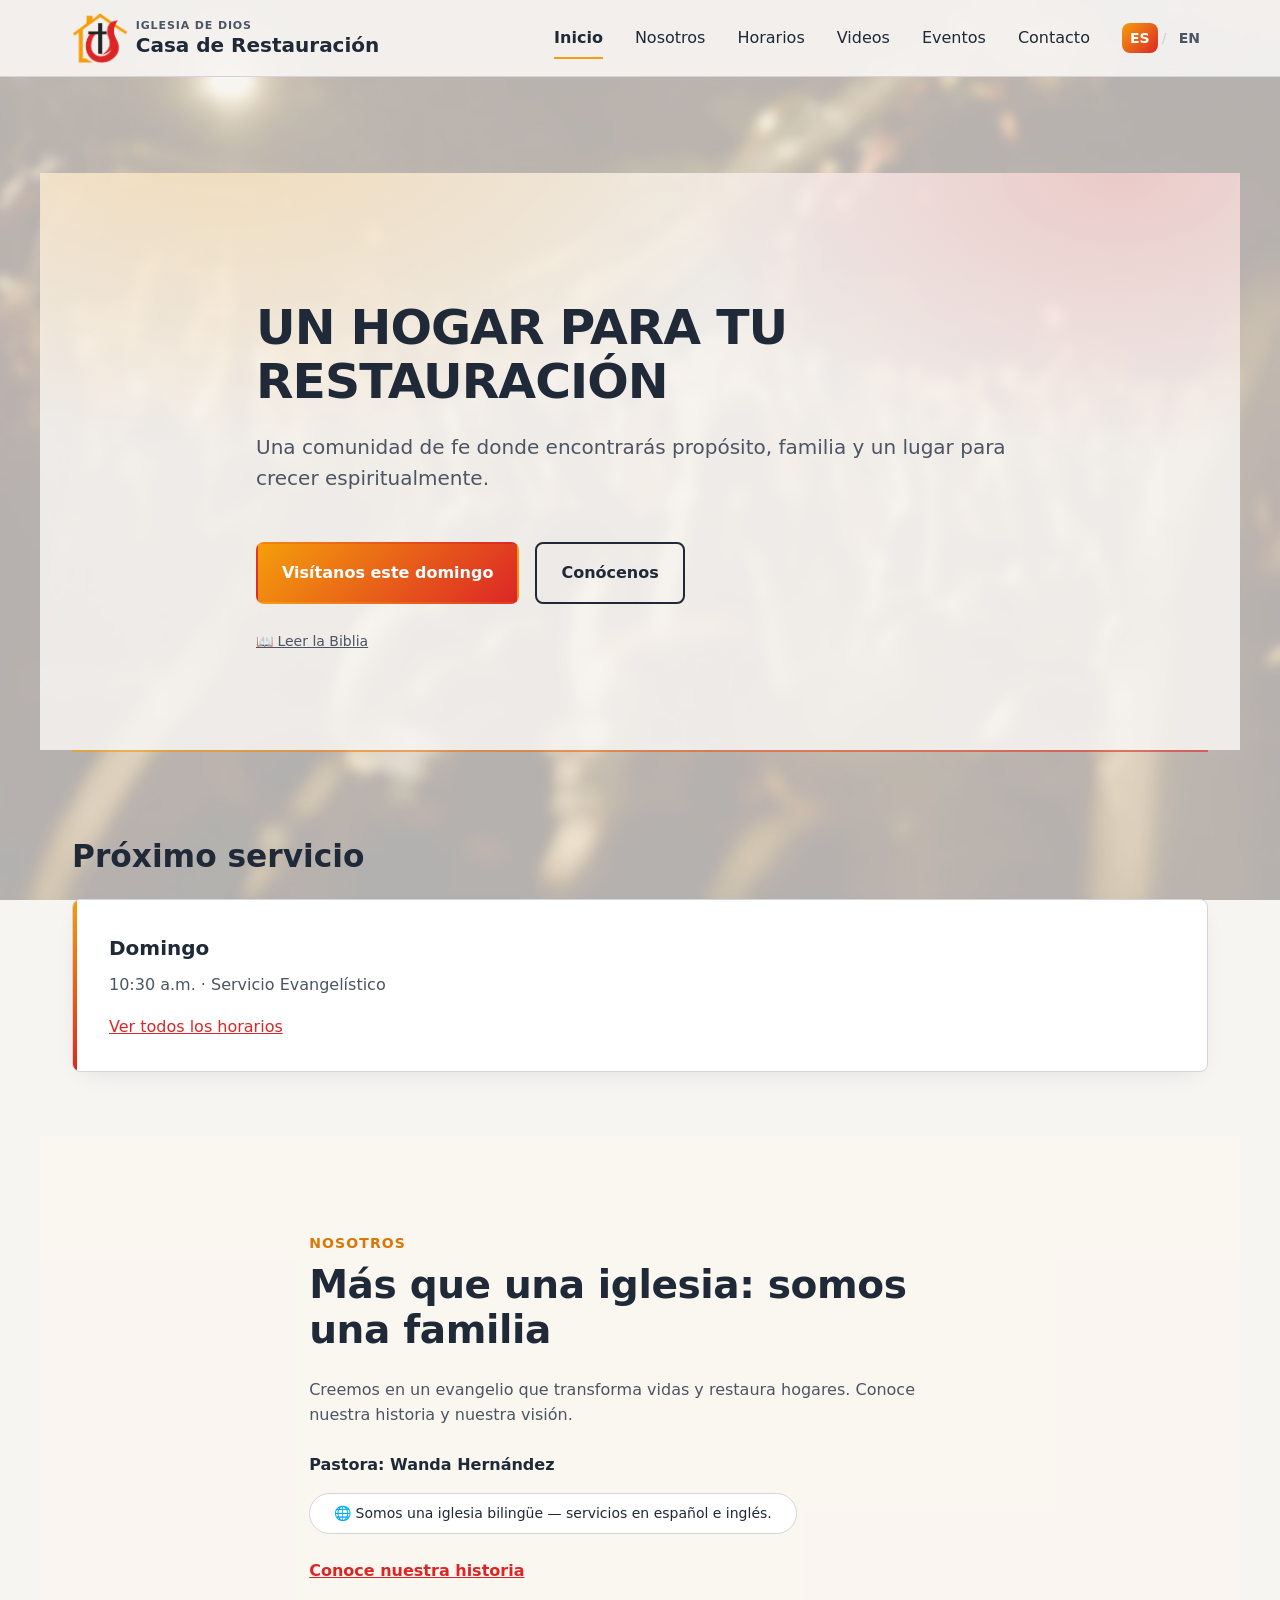
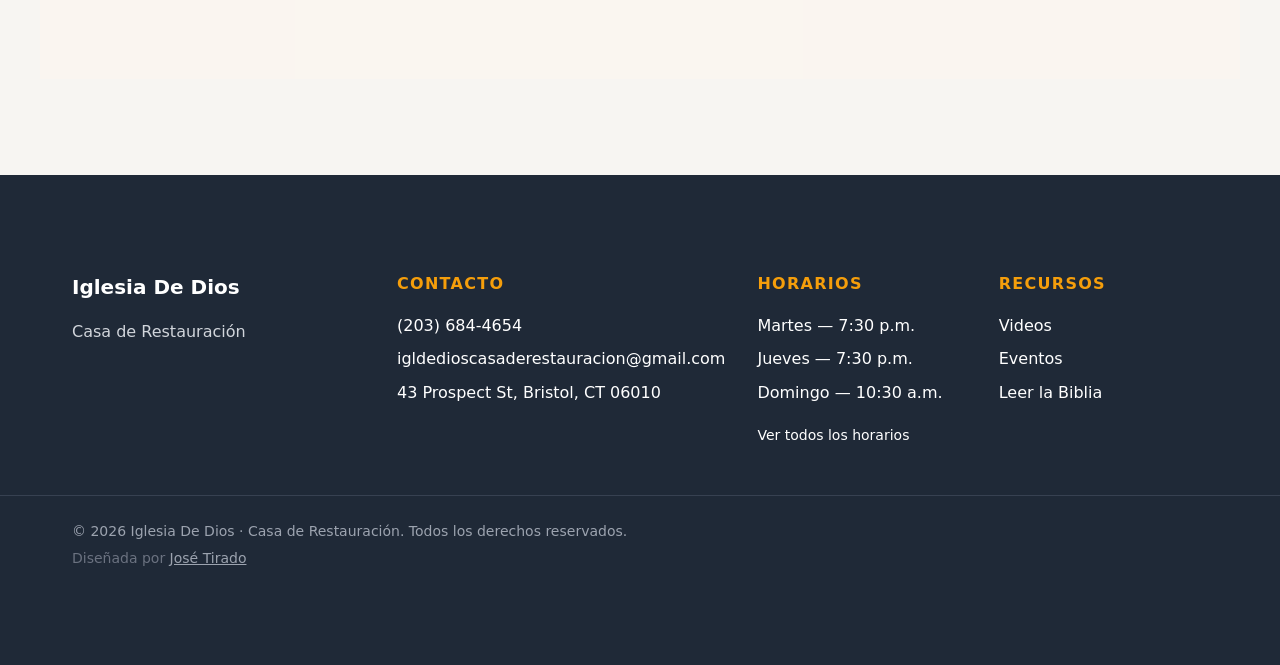
<file: index.html>
<!DOCTYPE html>
<html lang="es">
<head>
<meta charset="UTF-8">
<meta name="viewport" content="width=device-width, initial-scale=1.0">
<title>Casa de Restauración — Iglesia De Dios</title>

<link rel="stylesheet" href="tokens.css">
<link rel="stylesheet" href="layout.css">
<link rel="stylesheet" href="home.css">
</head>
<body>

  <div class="site-bg-photo" aria-hidden="true"></div>

  <a class="skip-link" href="#main-content">Saltar al contenido principal</a>

  <!-- ==========================================================
       HEADER (idéntico a layout.html — compartido en todo el sitio)
       ========================================================== -->
  <header class="site-header" data-component="Header">
    <div class="site-header__inner">

      <a class="site-header__brand" href="index.html" aria-label="Casa de Restauración — Inicio">
        <img class="site-header__logo" src="assets/logo-icon.png" alt="">
        <span class="site-header__brand-text">
          <span class="site-header__brand-text-small">Iglesia De Dios</span>
          <span class="site-header__brand-text-large">Casa de Restauración</span>
        </span>
      </a>

      <button
        class="nav-toggle"
        type="button"
        aria-expanded="false"
        aria-controls="primary-navigation"
        data-nav-toggle
      >
        <span class="nav-toggle__bar"></span>
        <span class="nav-toggle__bar"></span>
        <span class="nav-toggle__bar"></span>
        <span class="visually-hidden">Abrir menú</span>
      </button>

      <div class="site-header__nav-group">
        <nav class="site-nav" id="primary-navigation" aria-label="Navegación principal" data-nav>
          <ul class="site-nav__list">
            <li><a href="index.html" aria-current="page">Inicio</a></li>
            <li><a href="nosotros.html">Nosotros</a></li>
            <li><a href="horarios.html">Horarios</a></li>
            <li><a href="videos.html">Videos</a></li>
            <li><a href="eventos.html">Eventos</a></li>
            <li><a href="contacto.html">Contacto</a></li>
          </ul>
        </nav>

        <div class="lang-switch" aria-label="Selector de idioma">
          <a href="index.html" aria-current="true" lang="es">ES</a>
          <span class="lang-switch__divider" aria-hidden="true">/</span>
          <a href="en/index.html" lang="en" hreflang="en">EN</a>
        </div>
      </div>

    </div>
  </header>

  <!-- ==========================================================
       MAIN — contenido específico del Home
       ========================================================== -->
  <main id="main-content" class="site-main">
    <div class="container">

      <!-- ======================================================
           HERO
           ====================================================== -->
      <section class="hero" data-component="Hero" aria-labelledby="hero-heading">
        <div class="hero__inner">
          <h1 id="hero-heading" class="hero__title">
            Un hogar para tu restauración
          </h1>
          <p class="hero__lead">
            Una comunidad de fe donde encontrarás propósito, familia y un lugar
            para crecer espiritualmente.
          </p>
          <div class="hero__actions">
            <a class="btn btn--primary" href="#service-highlight">
              Visítanos este domingo
            </a>
            <a class="btn btn--secondary" href="nosotros.html">
              Conócenos
            </a>
          </div>
          <p class="hero__resource">
            <a href="https://www.bible.com/" target="_blank" rel="noopener">
              📖 Leer la Biblia
            </a>
          </p>
        </div>
      </section>

      <!-- ======================================================
           SERVICE HIGHLIGHT
           Contenido poblado desde /data/horarios.json vía home.js.
           El <template> define el marcado; no hay datos fijos aquí.
           ====================================================== -->
      <section
        class="service-highlight"
        id="service-highlight"
        data-component="ServiceHighlight"
        aria-labelledby="service-highlight-heading"
      >
        <h2 id="service-highlight-heading" class="service-highlight__title">
          Próximo servicio
        </h2>

        <div
          class="service-highlight__card"
          data-service-highlight
          aria-live="polite"
        >
          <p class="service-highlight__loading" data-service-loading>
            Cargando horario…
          </p>
        </div>

        <template id="service-highlight-template">
          <p class="service-highlight__day"></p>
          <p class="service-highlight__meta"></p>
          <a class="service-highlight__link" href="horarios.html">Ver todos los horarios</a>
        </template>
      </section>

      <!-- ======================================================
           ABOUT TEASER
           ====================================================== -->
      <section class="about-teaser" data-component="AboutTeaser" aria-labelledby="about-teaser-heading">
        <div class="about-teaser__content">
          <p class="about-teaser__eyebrow">Nosotros</p>
          <h2 id="about-teaser-heading" class="about-teaser__title">
            Más que una iglesia: somos una familia
          </h2>
          <p class="about-teaser__text">
            Creemos en un evangelio que transforma vidas y restaura hogares.
            Conoce nuestra historia y nuestra visión.
          </p>
          <p class="about-teaser__pastor">Pastora: Wanda Hernández</p>
          <p class="about-teaser__bilingual">🌐 Somos una iglesia bilingüe — servicios en español e inglés.</p>
          <a class="about-teaser__link" href="nosotros.html">
            Conoce nuestra historia
          </a>
        </div>
      </section>

    </div>
  </main>

  <!-- ==========================================================
       FOOTER (idéntico a layout.html)
       ========================================================== -->
  <footer class="site-footer" data-component="Footer">
    <div class="container site-footer__inner">

      <div class="site-footer__block">
        <h2 class="site-footer__heading">Iglesia De Dios</h2>
        <p class="site-footer__text">Casa de Restauración</p>
      </div>

      <div class="site-footer__block">
        <h3 class="site-footer__heading site-footer__heading--small">Contacto</h3>
        <ul class="site-footer__list">
          <li><a href="tel:+12036844654">(203) 684-4654</a></li>
          <li><a href="mailto:igldedioscasaderestauracion@gmail.com">igldedioscasaderestauracion@gmail.com</a></li>
          <li>43 Prospect St, Bristol, CT 06010</li>
        </ul>
      </div>

      <div class="site-footer__block">
        <h3 class="site-footer__heading site-footer__heading--small">Horarios</h3>
        <ul class="site-footer__list" data-footer-schedule>
          <!-- Poblado por home.js / layout.js compartido desde data/horarios.json -->
        </ul>
        <a class="site-footer__link-inline" href="horarios.html">Ver todos los horarios</a>
      </div>

      <div class="site-footer__block">
        <h3 class="site-footer__heading site-footer__heading--small">Recursos</h3>
        <ul class="site-footer__list">
          <li><a href="videos.html">Videos</a></li>
          <li><a href="eventos.html">Eventos</a></li>
          <li><a href="https://www.bible.com/" target="_blank" rel="noopener">Leer la Biblia</a></li>
        </ul>
      </div>


    </div>

    <div class="site-footer__legal">
      <div class="container">
        <p>&copy; <span data-current-year>2026</span> Iglesia De Dios · Casa de Restauración. Todos los derechos reservados.<br class="site-footer__legal-break"><span class="site-footer__credit">Diseñada por <a href="mailto:jl.tir777@gmail.com">José Tirado</a></span></p>
      </div>
    </div>
  </footer>

  <script src="layout.js"></script>
  <script src="home.js"></script>
</body>
</html>
</file>
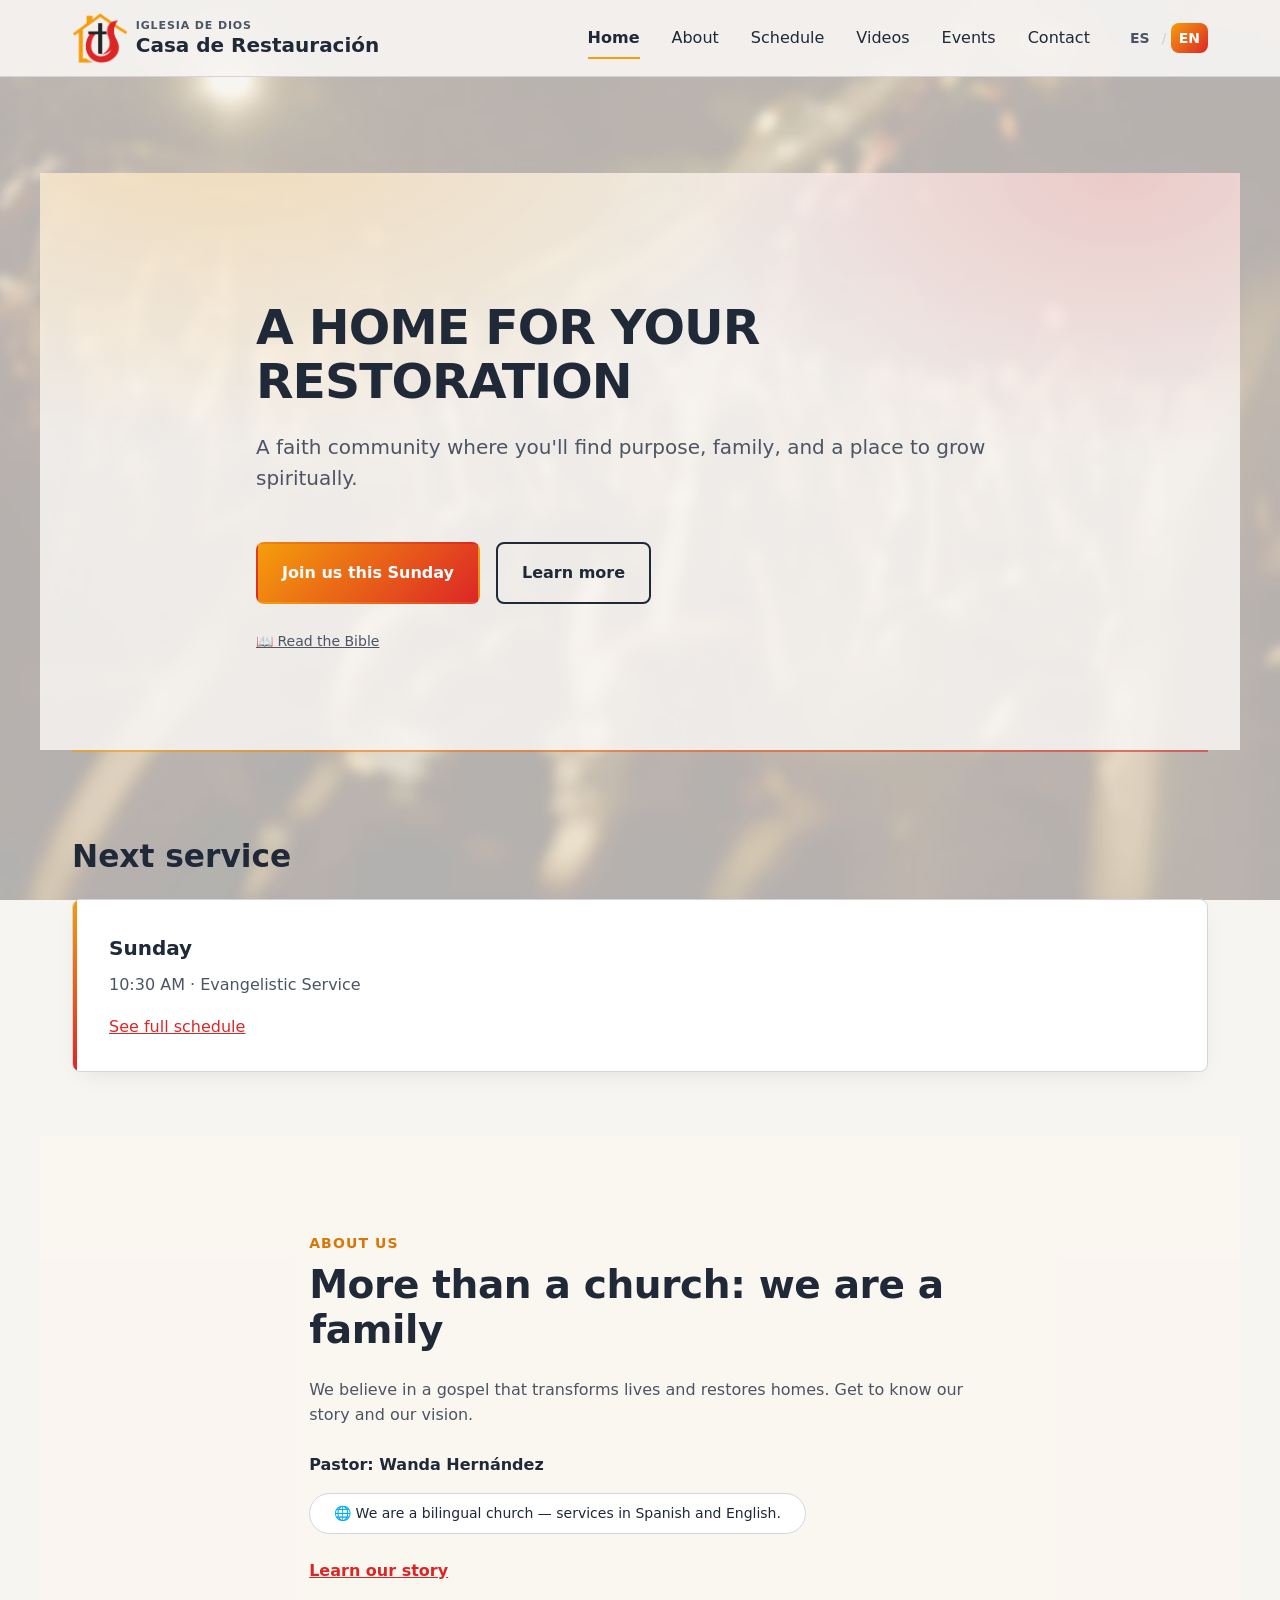
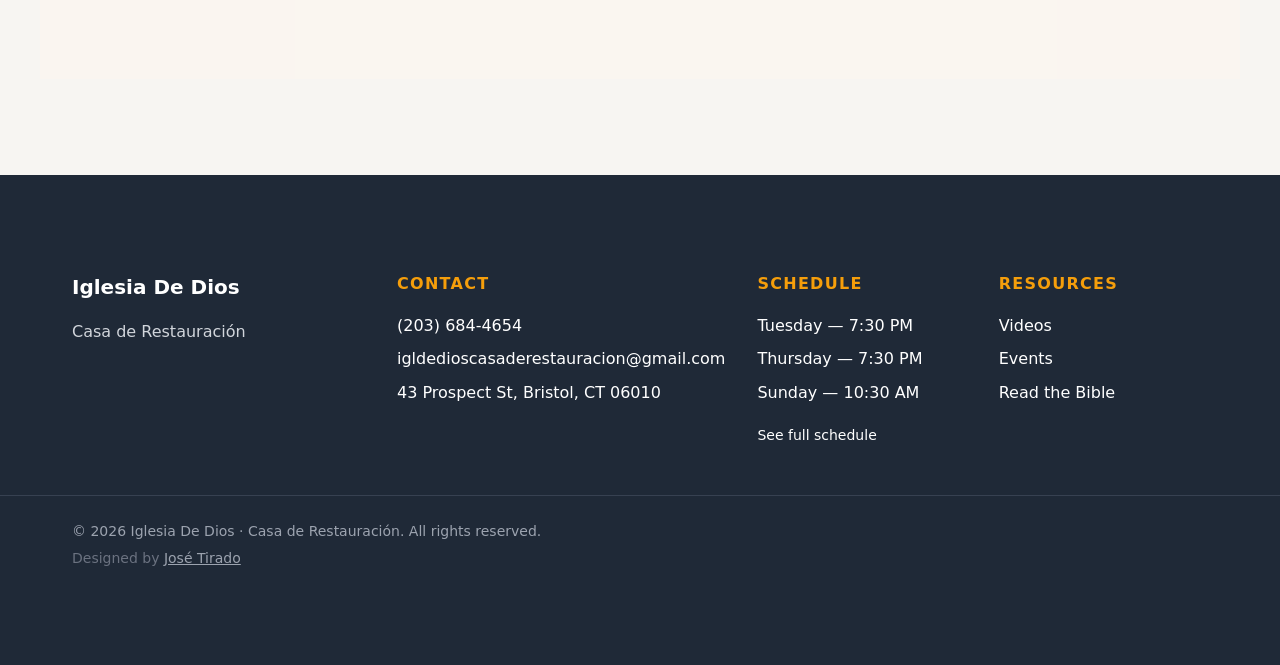
<file: en/index.html>
<!DOCTYPE html>
<html lang="en">
<head>
<meta charset="UTF-8">
<meta name="viewport" content="width=device-width, initial-scale=1.0">
<title>Iglesia De Dios Casa de Restauración</title>

<link rel="stylesheet" href="../tokens.css">
<link rel="stylesheet" href="../layout.css">
<link rel="stylesheet" href="../home.css">
</head>
<body>

  <div class="site-bg-photo" aria-hidden="true"></div>

  <a class="skip-link" href="#main-content">Skip to main content</a>

  <!-- ==========================================================
       HEADER (shared design, English copy)
       ========================================================== -->
  <header class="site-header" data-component="Header">
    <div class="site-header__inner">

      <a class="site-header__brand" href="index.html" aria-label="Iglesia De Dios Casa de Restauración — Home">
        <img class="site-header__logo" src="../assets/logo-icon.png" alt="">
        <span class="site-header__brand-text">
          <span class="site-header__brand-text-small">Iglesia De Dios</span>
          <span class="site-header__brand-text-large">Casa de Restauración</span>
        </span>
      </a>

      <button
        class="nav-toggle"
        type="button"
        aria-expanded="false"
        aria-controls="primary-navigation"
        data-nav-toggle
      >
        <span class="nav-toggle__bar"></span>
        <span class="nav-toggle__bar"></span>
        <span class="nav-toggle__bar"></span>
        <span class="visually-hidden">Open menu</span>
      </button>

      <div class="site-header__nav-group">
        <nav class="site-nav" id="primary-navigation" aria-label="Main navigation" data-nav>
          <ul class="site-nav__list">
            <li><a href="index.html" aria-current="page">Home</a></li>
            <li><a href="about.html">About</a></li>
            <li><a href="schedule.html">Schedule</a></li>
            <li><a href="videos.html">Videos</a></li>
            <li><a href="events.html">Events</a></li>
            <li><a href="contact.html">Contact</a></li>
          </ul>
        </nav>

        <div class="lang-switch" aria-label="Language selector">
          <a href="../index.html" lang="es" hreflang="es">ES</a>
          <span class="lang-switch__divider" aria-hidden="true">/</span>
          <a href="index.html" aria-current="true" lang="en">EN</a>
        </div>
      </div>

    </div>
  </header>

  <!-- ==========================================================
       MAIN — Hero, ServiceHighlight, AboutTeaser
       ========================================================== -->
  <main id="main-content" class="site-main">
    <div class="container">

      <section class="hero" data-component="Hero" aria-labelledby="hero-heading">
        <div class="hero__inner">
          <h1 id="hero-heading" class="hero__title">
            A home for your restoration
          </h1>
          <p class="hero__lead">
            A faith community where you'll find purpose, family, and a place
            to grow spiritually.
          </p>
          <div class="hero__actions">
            <a class="btn btn--primary" href="#service-highlight">
              Join us this Sunday
            </a>
            <a class="btn btn--secondary" href="about.html">
              Learn more
            </a>
          </div>
          <p class="hero__resource">
            <a href="https://www.bible.com/" target="_blank" rel="noopener">
              📖 Read the Bible
            </a>
          </p>
        </div>
      </section>

      <section
        class="service-highlight"
        id="service-highlight"
        data-component="ServiceHighlight"
        aria-labelledby="service-highlight-heading"
      >
        <h2 id="service-highlight-heading" class="service-highlight__title">
          Next service
        </h2>

        <div
          class="service-highlight__card"
          data-service-highlight
          aria-live="polite"
        >
          <p class="service-highlight__loading" data-service-loading>
            Loading schedule…
          </p>
        </div>

        <template id="service-highlight-template">
          <p class="service-highlight__day"></p>
          <p class="service-highlight__meta"></p>
          <a class="service-highlight__link" href="schedule.html">See full schedule</a>
        </template>
      </section>

      <section class="about-teaser" data-component="AboutTeaser" aria-labelledby="about-teaser-heading">
        <div class="about-teaser__content">
          <p class="about-teaser__eyebrow">About us</p>
          <h2 id="about-teaser-heading" class="about-teaser__title">
            More than a church: we are a family
          </h2>
          <p class="about-teaser__text">
            We believe in a gospel that transforms lives and restores homes.
            Get to know our story and our vision.
          </p>
          <p class="about-teaser__pastor">Pastor: Wanda Hernández</p>
          <p class="about-teaser__bilingual">🌐 We are a bilingual church — services in Spanish and English.</p>
          <a class="about-teaser__link" href="about.html">
            Learn our story
          </a>
        </div>
      </section>

    </div>
  </main>

  <!-- ==========================================================
       FOOTER
       ========================================================== -->
  <footer class="site-footer" data-component="Footer">
    <div class="container site-footer__inner">

      <div class="site-footer__block">
        <h2 class="site-footer__heading">Iglesia De Dios</h2>
        <p class="site-footer__text">Casa de Restauración</p>
      </div>

      <div class="site-footer__block">
        <h3 class="site-footer__heading site-footer__heading--small">Contact</h3>
        <ul class="site-footer__list">
          <li><a href="tel:+12036844654">(203) 684-4654</a></li>
          <li><a href="mailto:igldedioscasaderestauracion@gmail.com">igldedioscasaderestauracion@gmail.com</a></li>
          <li>43 Prospect St, Bristol, CT 06010</li>
        </ul>
      </div>

      <div class="site-footer__block">
        <h3 class="site-footer__heading site-footer__heading--small">Schedule</h3>
        <ul class="site-footer__list" data-footer-schedule>
          <!-- Populated by ../home.js from data/horarios.json -->
        </ul>
        <a class="site-footer__link-inline" href="schedule.html">See full schedule</a>
      </div>

      <div class="site-footer__block">
        <h3 class="site-footer__heading site-footer__heading--small">Resources</h3>
        <ul class="site-footer__list">
          <li><a href="videos.html">Videos</a></li>
          <li><a href="events.html">Events</a></li>
          <li><a href="https://www.bible.com/" target="_blank" rel="noopener">Read the Bible</a></li>
        </ul>
      </div>


    </div>

    <div class="site-footer__legal">
      <div class="container">
        <p>&copy; <span data-current-year>2026</span> Iglesia De Dios · Casa de Restauración. All rights reserved.<br class="site-footer__legal-break"><span class="site-footer__credit">Designed by <a href="mailto:jl.tir777@gmail.com">José Tirado</a></span></p>
      </div>
    </div>
  </footer>

  <script src="../layout.js"></script>
  <script src="../home.js"></script>
</body>
</html>
</file>
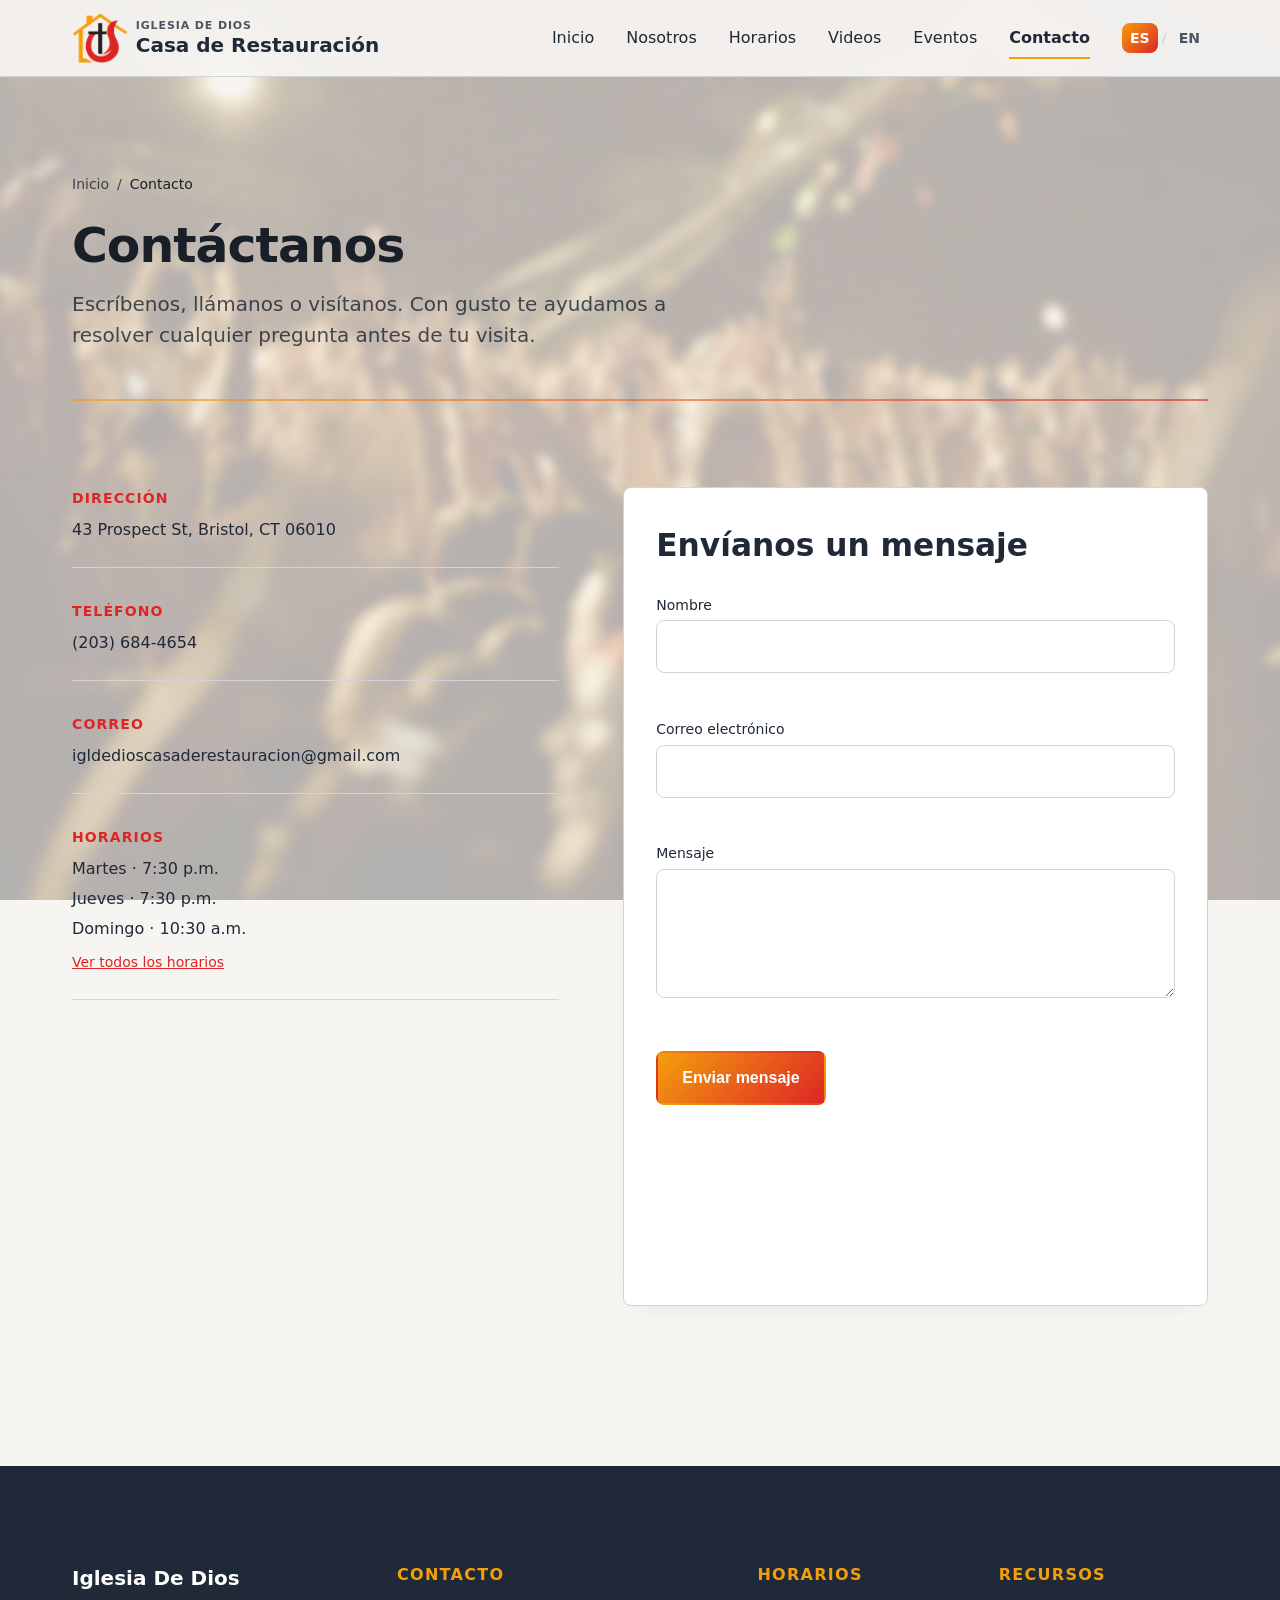
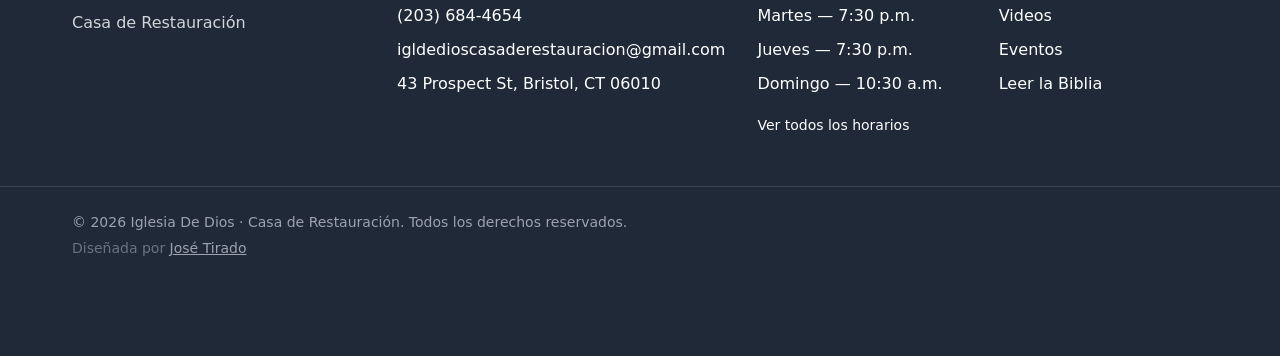
<file: contacto.html>
<!DOCTYPE html>
<html lang="es">
<head>
<meta charset="UTF-8">
<meta name="viewport" content="width=device-width, initial-scale=1.0">
<title>Contacto — Casa de Restauración | Iglesia De Dios</title>

<link rel="stylesheet" href="tokens.css">
<link rel="stylesheet" href="layout.css">
<link rel="stylesheet" href="contacto.css">
</head>
<body>

  <div class="site-bg-photo" aria-hidden="true"></div>

  <a class="skip-link" href="#main-content">Saltar al contenido principal</a>

  <!-- ==========================================================
       HEADER — "Contacto" es la página activa
       ========================================================== -->
  <header class="site-header" data-component="Header">
    <div class="site-header__inner">

      <a class="site-header__brand" href="index.html" aria-label="Casa de Restauración — Inicio">
        <img class="site-header__logo" src="assets/logo-icon.png" alt="">
        <span class="site-header__brand-text">
          <span class="site-header__brand-text-small">Iglesia De Dios</span>
          <span class="site-header__brand-text-large">Casa de Restauración</span>
        </span>
      </a>

      <button
        class="nav-toggle"
        type="button"
        aria-expanded="false"
        aria-controls="primary-navigation"
        data-nav-toggle
      >
        <span class="nav-toggle__bar"></span>
        <span class="nav-toggle__bar"></span>
        <span class="nav-toggle__bar"></span>
        <span class="visually-hidden">Abrir menú</span>
      </button>

      <div class="site-header__nav-group">
        <nav class="site-nav" id="primary-navigation" aria-label="Navegación principal" data-nav>
          <ul class="site-nav__list">
            <li><a href="index.html">Inicio</a></li>
            <li><a href="nosotros.html">Nosotros</a></li>
            <li><a href="horarios.html">Horarios</a></li>
            <li><a href="videos.html">Videos</a></li>
            <li><a href="eventos.html">Eventos</a></li>
            <li><a href="contacto.html" aria-current="page">Contacto</a></li>
          </ul>
        </nav>

        <div class="lang-switch" aria-label="Selector de idioma">
          <a href="contacto.html" aria-current="true" lang="es">ES</a>
          <span class="lang-switch__divider" aria-hidden="true">/</span>
          <a href="en/contact.html" lang="en" hreflang="en">EN</a>
        </div>
      </div>

    </div>
  </header>

  <!-- ==========================================================
       MAIN — contenido específico de /contacto
       ========================================================== -->
  <main id="main-content" class="site-main">
    <div class="container">

      <!-- ======================================================
           PAGE HEADER
           ====================================================== -->
      <div class="page-header" data-component="PageHeader">
        <nav class="breadcrumb" aria-label="Ruta de navegación">
          <a href="index.html">Inicio</a>
          <span aria-hidden="true">/</span>
          <span aria-current="page">Contacto</span>
        </nav>
        <h1 class="page-header__title">Contáctanos</h1>
        <p class="page-header__lead">
          Escríbenos, llámanos o visítanos. Con gusto te ayudamos a resolver
          cualquier pregunta antes de tu visita.
        </p>
      </div>

      <!-- ======================================================
           CONTACT LAYOUT — info + formulario en dos columnas
           ====================================================== -->
      <section class="contact-layout" aria-labelledby="contact-heading">
        <h2 id="contact-heading" class="visually-hidden">Información de contacto y formulario</h2>

        <!-- ContactInfo + ServiceHoursSummary -->
        <div class="contact-info" data-component="ContactInfo">
          <div class="contact-info__block">
            <p class="contact-info__label">Dirección</p>
            <p class="contact-info__value">43 Prospect St, Bristol, CT 06010</p>
          </div>

          <div class="contact-info__block">
            <p class="contact-info__label">Teléfono</p>
            <a class="contact-info__value contact-info__link" href="tel:+12036844654">(203) 684-4654</a>
          </div>

          <div class="contact-info__block">
            <p class="contact-info__label">Correo</p>
            <a class="contact-info__value contact-info__link" href="mailto:igldedioscasaderestauracion@gmail.com">
              igldedioscasaderestauracion@gmail.com
            </a>
          </div>

          <div class="contact-info__block" data-component="ServiceHoursSummary">
            <p class="contact-info__label">Horarios</p>
            <ul class="contact-info__schedule" data-contact-schedule>
              <li class="contact-info__loading" data-contact-schedule-loading>Cargando horarios…</li>
            </ul>
            <a class="contact-info__link-inline" href="horarios.html">Ver todos los horarios</a>
          </div>

          <!-- MapEmbed — reemplazar por el iframe real de Google Maps
               con la dirección definitiva de la congregación. -->
          <div class="contact-info__map" data-component="MapEmbed">
            <iframe
              src="https://www.google.com/maps?q=43+Prospect+St,+Bristol,+CT+06010&output=embed"
              title="Ubicación de Casa de Restauración"
              loading="lazy"
              referrerpolicy="no-referrer-when-downgrade"
            ></iframe>
          </div>
        </div>

        <!-- ContactForm -->
        <form
          class="contact-form"
          data-component="ContactForm"
          novalidate
          data-contact-form
        >
          <p class="contact-form__title">Envíanos un mensaje</p>

          <div class="form-field">
            <label class="form-field__label" for="contact-name">Nombre</label>
            <input
              class="form-field__input"
              type="text"
              id="contact-name"
              name="name"
              autocomplete="name"
              required
              aria-describedby="contact-name-error"
            >
            <p class="form-field__error" id="contact-name-error" role="alert"></p>
          </div>

          <div class="form-field">
            <label class="form-field__label" for="contact-email">Correo electrónico</label>
            <input
              class="form-field__input"
              type="email"
              id="contact-email"
              name="email"
              autocomplete="email"
              required
              aria-describedby="contact-email-error"
            >
            <p class="form-field__error" id="contact-email-error" role="alert"></p>
          </div>

          <div class="form-field">
            <label class="form-field__label" for="contact-message">Mensaje</label>
            <textarea
              class="form-field__input form-field__input--textarea"
              id="contact-message"
              name="message"
              rows="5"
              required
              aria-describedby="contact-message-error"
            ></textarea>
            <p class="form-field__error" id="contact-message-error" role="alert"></p>
          </div>

          <button class="btn btn--primary contact-form__submit" type="submit">
            Enviar mensaje
          </button>

          <div class="contact-form__status" data-contact-form-status role="status" aria-live="polite"></div>
        </form>

      </section>

    </div>
  </main>

  <!-- ==========================================================
       FOOTER
       ========================================================== -->
  <footer class="site-footer" data-component="Footer">
    <div class="container site-footer__inner">

      <div class="site-footer__block">
        <h2 class="site-footer__heading">Iglesia De Dios</h2>
        <p class="site-footer__text">Casa de Restauración</p>
      </div>

      <div class="site-footer__block">
        <h3 class="site-footer__heading site-footer__heading--small">Contacto</h3>
        <ul class="site-footer__list">
          <li><a href="tel:+12036844654">(203) 684-4654</a></li>
          <li><a href="mailto:igldedioscasaderestauracion@gmail.com">igldedioscasaderestauracion@gmail.com</a></li>
          <li>43 Prospect St, Bristol, CT 06010</li>
        </ul>
      </div>

      <div class="site-footer__block">
        <h3 class="site-footer__heading site-footer__heading--small">Horarios</h3>
        <ul class="site-footer__list" data-footer-schedule>
          <!-- Poblado por contacto.js desde data/horarios.json -->
        </ul>
        <a class="site-footer__link-inline" href="horarios.html">Ver todos los horarios</a>
      </div>

      <div class="site-footer__block">
        <h3 class="site-footer__heading site-footer__heading--small">Recursos</h3>
        <ul class="site-footer__list">
          <li><a href="videos.html">Videos</a></li>
          <li><a href="eventos.html">Eventos</a></li>
          <li><a href="https://www.bible.com/" target="_blank" rel="noopener">Leer la Biblia</a></li>
        </ul>
      </div>


    </div>

    <div class="site-footer__legal">
      <div class="container">
        <p>&copy; <span data-current-year>2026</span> Iglesia De Dios · Casa de Restauración. Todos los derechos reservados.<br class="site-footer__legal-break"><span class="site-footer__credit">Diseñada por <a href="mailto:jl.tir777@gmail.com">José Tirado</a></span></p>
      </div>
    </div>
  </footer>

  <script src="layout.js"></script>
  <script src="contacto.js"></script>
</body>
</html>
</file>
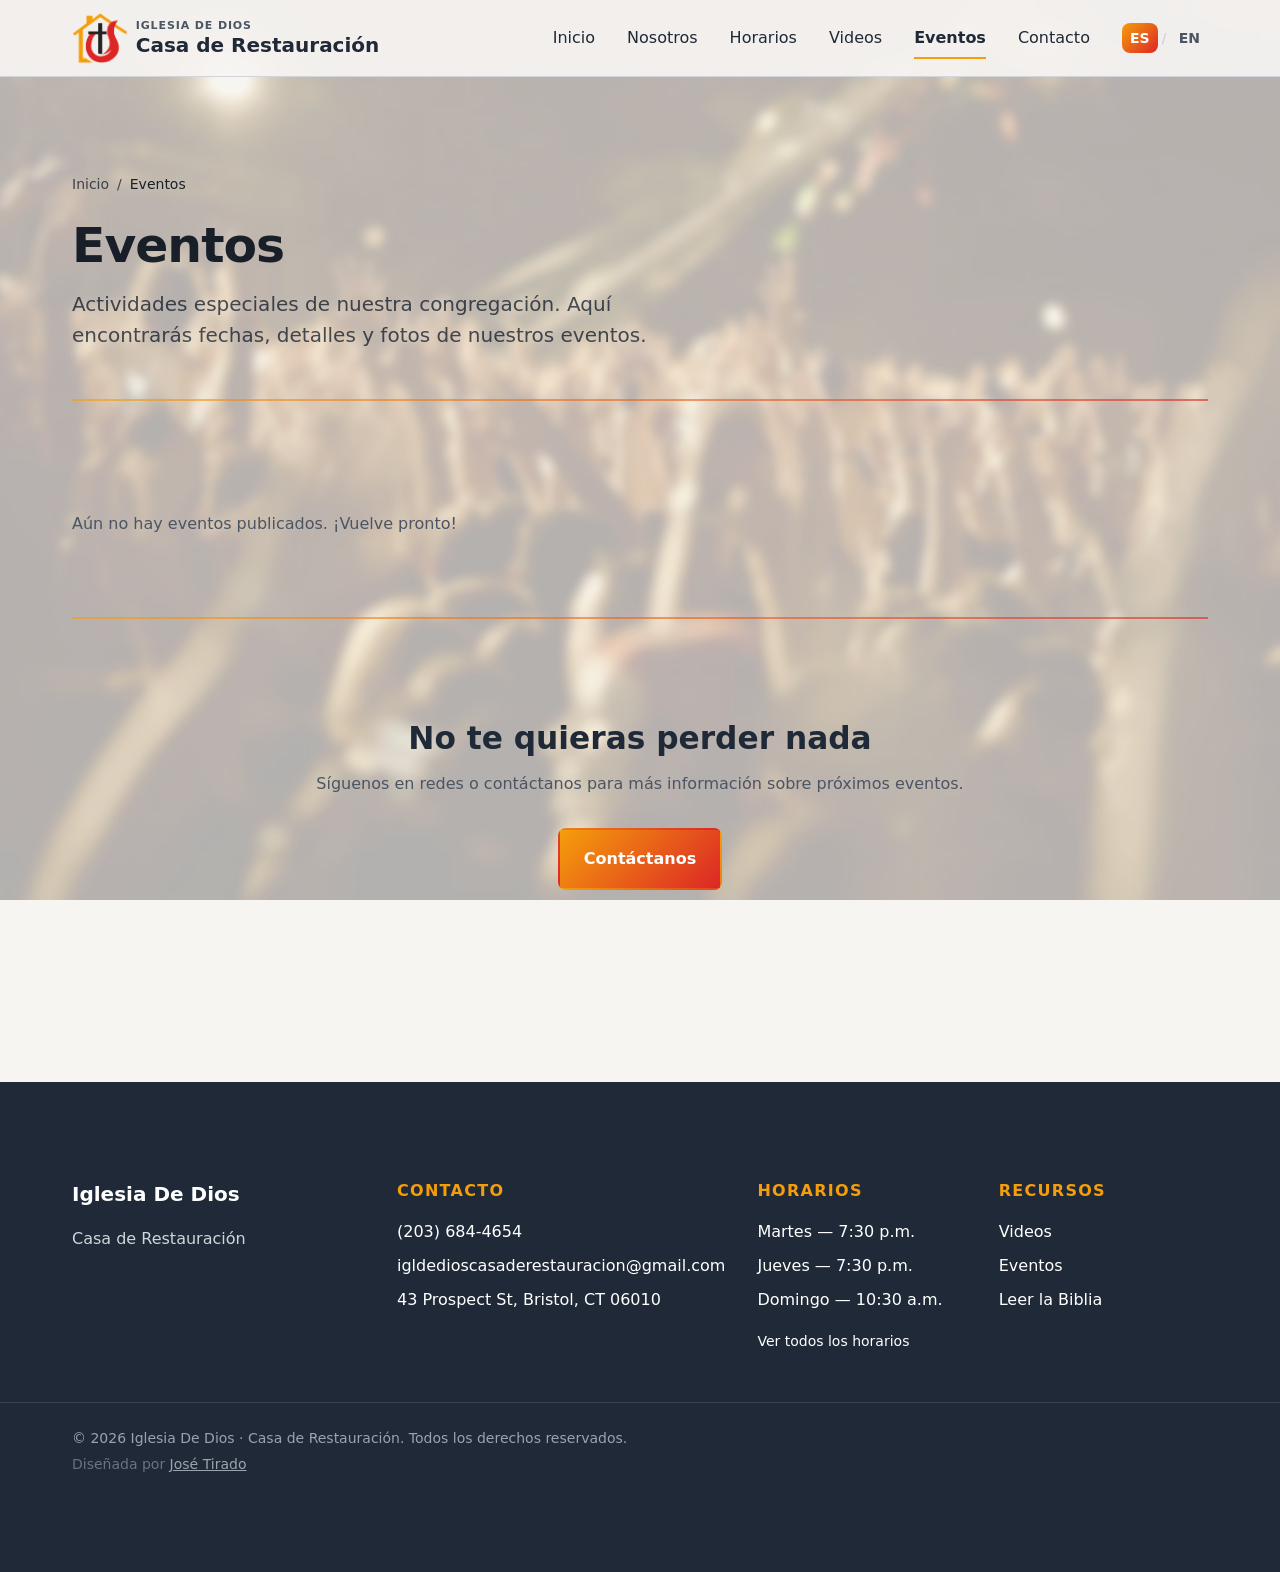
<file: eventos.html>
<!DOCTYPE html>
<html lang="es">
<head>
<meta charset="UTF-8">
<meta name="viewport" content="width=device-width, initial-scale=1.0">
<title>Eventos — Casa de Restauración | Iglesia De Dios</title>

<link rel="stylesheet" href="tokens.css">
<link rel="stylesheet" href="layout.css">
<link rel="stylesheet" href="eventos.css">
</head>
<body>

  <div class="site-bg-photo" aria-hidden="true"></div>

  <a class="skip-link" href="#main-content">Saltar al contenido principal</a>

  <header class="site-header" data-component="Header">
    <div class="site-header__inner">

      <a class="site-header__brand" href="index.html" aria-label="Casa de Restauración — Inicio">
        <img class="site-header__logo" src="assets/logo-icon.png" alt="">
        <span class="site-header__brand-text">
          <span class="site-header__brand-text-small">Iglesia De Dios</span>
          <span class="site-header__brand-text-large">Casa de Restauración</span>
        </span>
      </a>

      <button
        class="nav-toggle"
        type="button"
        aria-expanded="false"
        aria-controls="primary-navigation"
        data-nav-toggle
      >
        <span class="nav-toggle__bar"></span>
        <span class="nav-toggle__bar"></span>
        <span class="nav-toggle__bar"></span>
        <span class="visually-hidden">Abrir menú</span>
      </button>

      <div class="site-header__nav-group">
        <nav class="site-nav" id="primary-navigation" aria-label="Navegación principal" data-nav>
          <ul class="site-nav__list">
            <li><a href="index.html">Inicio</a></li>
            <li><a href="nosotros.html">Nosotros</a></li>
            <li><a href="horarios.html">Horarios</a></li>
            <li><a href="videos.html">Videos</a></li>
            <li><a href="eventos.html" aria-current="page">Eventos</a></li>
            <li><a href="contacto.html">Contacto</a></li>
          </ul>
        </nav>

        <div class="lang-switch" aria-label="Selector de idioma">
          <a href="eventos.html" aria-current="true" lang="es">ES</a>
          <span class="lang-switch__divider" aria-hidden="true">/</span>
          <a href="en/events.html" lang="en" hreflang="en">EN</a>
        </div>
      </div>

    </div>
  </header>

  <main id="main-content" class="site-main">
    <div class="container">

      <div class="page-header" data-component="PageHeader">
        <nav class="breadcrumb" aria-label="Ruta de navegación">
          <a href="index.html">Inicio</a>
          <span aria-hidden="true">/</span>
          <span aria-current="page">Eventos</span>
        </nav>
        <h1 class="page-header__title">Eventos</h1>
        <p class="page-header__lead">
          Actividades especiales de nuestra congregación. Aquí encontrarás
          fechas, detalles y fotos de nuestros eventos.
        </p>
      </div>

      <section class="events-section" data-component="EventsList" aria-labelledby="events-heading">
        <h2 id="events-heading" class="visually-hidden">Lista de eventos</h2>

        <div class="events-list" data-events-list>
          <p class="events-empty">Cargando eventos…</p>
        </div>
      </section>

      <section class="cta-band" data-component="CTABand" aria-labelledby="cta-band-heading">
        <h2 id="cta-band-heading" class="cta-band__title">No te quieras perder nada</h2>
        <p class="cta-band__text">Síguenos en redes o contáctanos para más información sobre próximos eventos.</p>
        <a class="btn btn--primary" href="contacto.html">Contáctanos</a>
      </section>

    </div>
  </main>

  <footer class="site-footer" data-component="Footer">
    <div class="container site-footer__inner">

      <div class="site-footer__block">
        <h2 class="site-footer__heading">Iglesia De Dios</h2>
        <p class="site-footer__text">Casa de Restauración</p>
      </div>

      <div class="site-footer__block">
        <h3 class="site-footer__heading site-footer__heading--small">Contacto</h3>
        <ul class="site-footer__list">
          <li><a href="tel:+12036844654">(203) 684-4654</a></li>
          <li><a href="mailto:igldedioscasaderestauracion@gmail.com">igldedioscasaderestauracion@gmail.com</a></li>
          <li>43 Prospect St, Bristol, CT 06010</li>
        </ul>
      </div>

      <div class="site-footer__block">
        <h3 class="site-footer__heading site-footer__heading--small">Horarios</h3>
        <ul class="site-footer__list" data-footer-schedule></ul>
        <a class="site-footer__link-inline" href="horarios.html">Ver todos los horarios</a>
      </div>

      <div class="site-footer__block">
        <h3 class="site-footer__heading site-footer__heading--small">Recursos</h3>
        <ul class="site-footer__list">
          <li><a href="videos.html">Videos</a></li>
          <li><a href="eventos.html">Eventos</a></li>
          <li><a href="https://www.bible.com/" target="_blank" rel="noopener">Leer la Biblia</a></li>
        </ul>
      </div>


    </div>

    <div class="site-footer__legal">
      <div class="container">
        <p>&copy; <span data-current-year>2026</span> Iglesia De Dios · Casa de Restauración. Todos los derechos reservados.<br class="site-footer__legal-break"><span class="site-footer__credit">Diseñada por <a href="mailto:jl.tir777@gmail.com">José Tirado</a></span></p>
      </div>
    </div>
  </footer>

  <script src="layout.js"></script>
  <script src="eventos.js"></script>
</body>
</html>
</file>
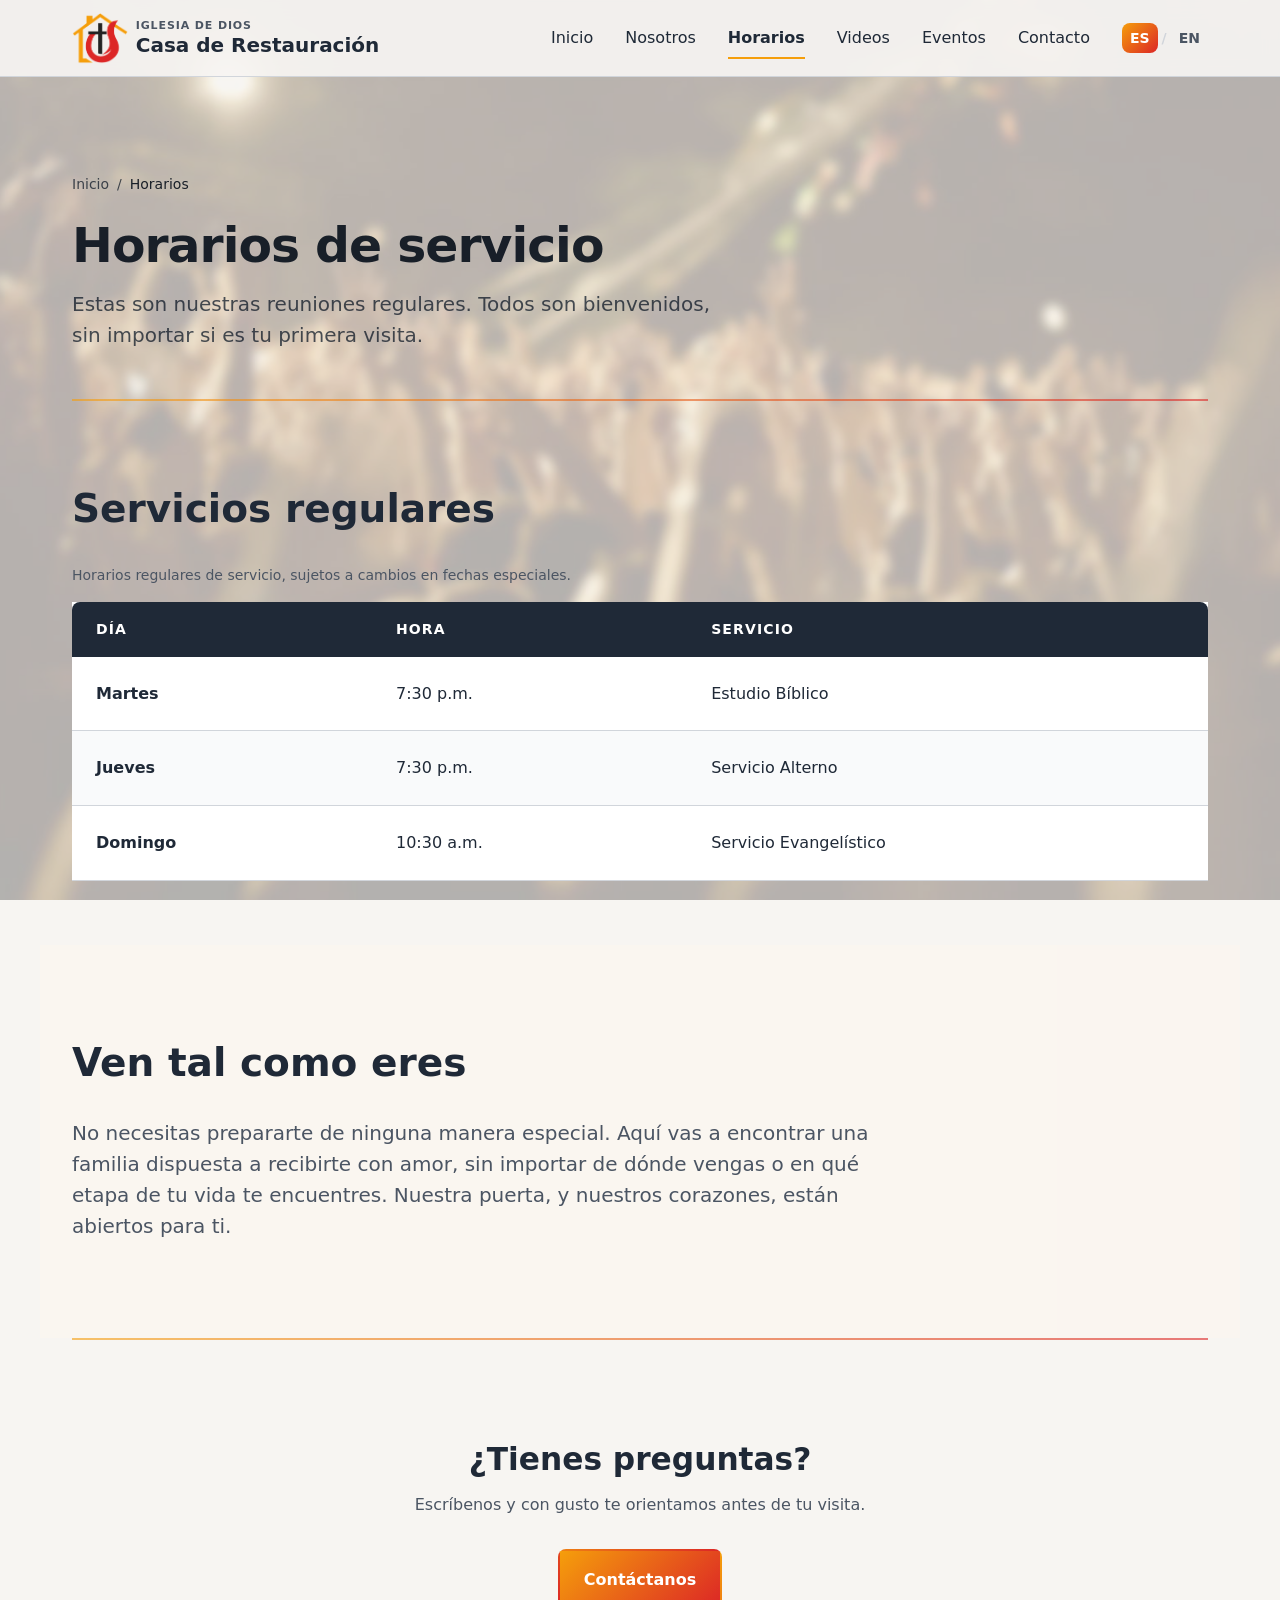
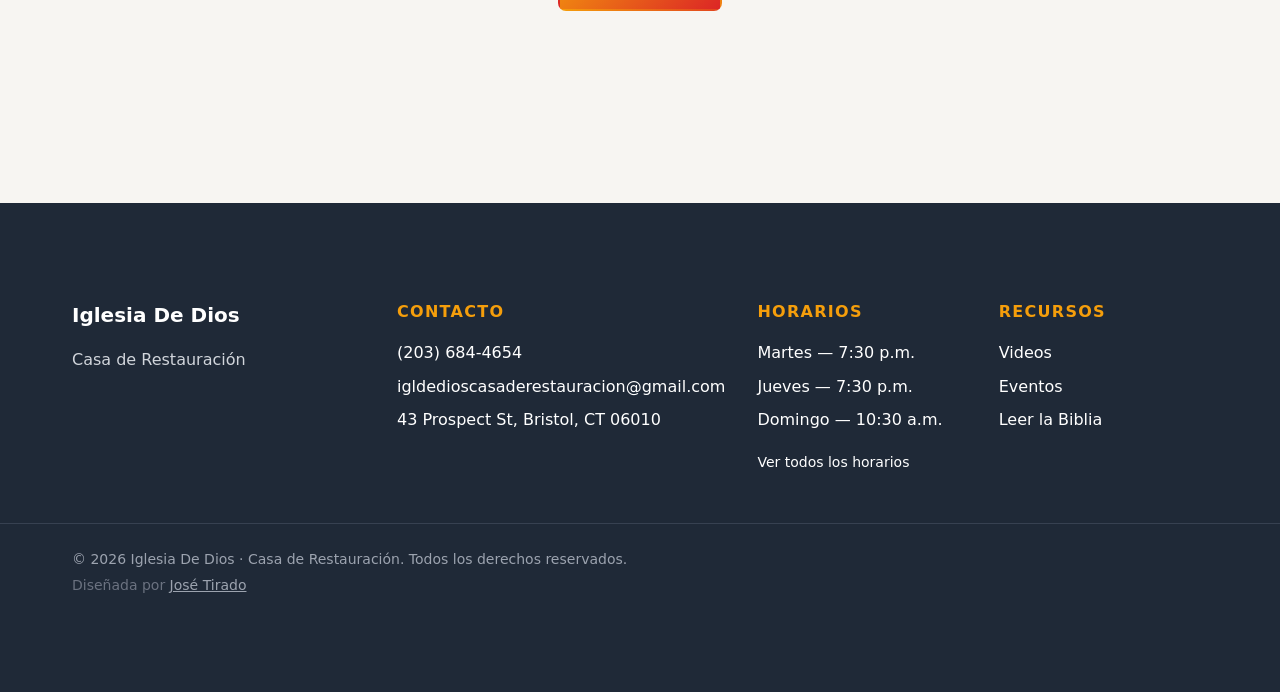
<file: horarios.html>
<!DOCTYPE html>
<html lang="es">
<head>
<meta charset="UTF-8">
<meta name="viewport" content="width=device-width, initial-scale=1.0">
<title>Horarios — Casa de Restauración | Iglesia De Dios</title>

<link rel="stylesheet" href="tokens.css">
<link rel="stylesheet" href="layout.css">
<link rel="stylesheet" href="horarios.css">
</head>
<body>

  <div class="site-bg-photo" aria-hidden="true"></div>

  <a class="skip-link" href="#main-content">Saltar al contenido principal</a>

  <!-- ==========================================================
       HEADER (idéntico a layout.html — "Horarios" es la página activa)
       ========================================================== -->
  <header class="site-header" data-component="Header">
    <div class="site-header__inner">

      <a class="site-header__brand" href="index.html" aria-label="Casa de Restauración — Inicio">
        <img class="site-header__logo" src="assets/logo-icon.png" alt="">
        <span class="site-header__brand-text">
          <span class="site-header__brand-text-small">Iglesia De Dios</span>
          <span class="site-header__brand-text-large">Casa de Restauración</span>
        </span>
      </a>

      <button
        class="nav-toggle"
        type="button"
        aria-expanded="false"
        aria-controls="primary-navigation"
        data-nav-toggle
      >
        <span class="nav-toggle__bar"></span>
        <span class="nav-toggle__bar"></span>
        <span class="nav-toggle__bar"></span>
        <span class="visually-hidden">Abrir menú</span>
      </button>

      <div class="site-header__nav-group">
        <nav class="site-nav" id="primary-navigation" aria-label="Navegación principal" data-nav>
          <ul class="site-nav__list">
            <li><a href="index.html">Inicio</a></li>
            <li><a href="nosotros.html">Nosotros</a></li>
            <li><a href="horarios.html" aria-current="page">Horarios</a></li>
            <li><a href="videos.html">Videos</a></li>
            <li><a href="eventos.html">Eventos</a></li>
            <li><a href="contacto.html">Contacto</a></li>
          </ul>
        </nav>

        <div class="lang-switch" aria-label="Selector de idioma">
          <a href="horarios.html" aria-current="true" lang="es">ES</a>
          <span class="lang-switch__divider" aria-hidden="true">/</span>
          <a href="en/schedule.html" lang="en" hreflang="en">EN</a>
        </div>
      </div>

    </div>
  </header>

  <!-- ==========================================================
       MAIN — contenido específico de /horarios
       ========================================================== -->
  <main id="main-content" class="site-main">
    <div class="container">

      <!-- ======================================================
           PAGE HEADER — patrón compartido de páginas internas
           ====================================================== -->
      <div class="page-header" data-component="PageHeader">
        <nav class="breadcrumb" aria-label="Ruta de navegación">
          <a href="index.html">Inicio</a>
          <span aria-hidden="true">/</span>
          <span aria-current="page">Horarios</span>
        </nav>
        <h1 class="page-header__title">Horarios de servicio</h1>
        <p class="page-header__lead">
          Estas son nuestras reuniones regulares. Todos son bienvenidos,
          sin importar si es tu primera visita.
        </p>
      </div>

      <!-- ======================================================
           SCHEDULE TABLE
           Poblada íntegramente desde /data/horarios.json vía horarios.js.
           ====================================================== -->
      <section class="schedule-section" data-component="ScheduleTable" aria-labelledby="schedule-heading">
        <h2 id="schedule-heading" class="schedule-section__title">
          Servicios regulares
        </h2>

        <div class="schedule-table-wrapper" data-schedule-status aria-live="polite">
          <p class="schedule-table__loading" data-schedule-loading>Cargando horarios…</p>
        </div>
      </section>

      <!-- ======================================================
           WHAT TO EXPECT — Información adicional para primera visita
           ====================================================== -->
      <section class="what-to-expect" data-component="WhatToExpect" aria-labelledby="what-to-expect-heading">
        <h2 id="what-to-expect-heading" class="what-to-expect__title">
          Ven tal como eres
        </h2>
        <p class="what-to-expect__text">
          No necesitas prepararte de ninguna manera especial. Aquí vas a
          encontrar una familia dispuesta a recibirte con amor, sin importar
          de dónde vengas o en qué etapa de tu vida te encuentres. Nuestra
          puerta, y nuestros corazones, están abiertos para ti.
        </p>
      </section>

      <!-- ======================================================
           CTA BAND — cierre estándar de páginas internas
           ====================================================== -->
      <section class="cta-band" data-component="CTABand" aria-labelledby="cta-band-heading">
        <h2 id="cta-band-heading" class="cta-band__title">¿Tienes preguntas?</h2>
        <p class="cta-band__text">Escríbenos y con gusto te orientamos antes de tu visita.</p>
        <a class="btn btn--primary" href="contacto.html">Contáctanos</a>
      </section>

    </div>
  </main>

  <!-- ==========================================================
       FOOTER (idéntico a layout.html)
       ========================================================== -->
  <footer class="site-footer" data-component="Footer">
    <div class="container site-footer__inner">

      <div class="site-footer__block">
        <h2 class="site-footer__heading">Iglesia De Dios</h2>
        <p class="site-footer__text">Casa de Restauración</p>
      </div>

      <div class="site-footer__block">
        <h3 class="site-footer__heading site-footer__heading--small">Contacto</h3>
        <ul class="site-footer__list">
          <li><a href="tel:+12036844654">(203) 684-4654</a></li>
          <li><a href="mailto:igldedioscasaderestauracion@gmail.com">igldedioscasaderestauracion@gmail.com</a></li>
          <li>43 Prospect St, Bristol, CT 06010</li>
        </ul>
      </div>

      <div class="site-footer__block">
        <h3 class="site-footer__heading site-footer__heading--small">Horarios</h3>
        <ul class="site-footer__list" data-footer-schedule>
          <!-- Poblado por horarios.js desde data/horarios.json -->
        </ul>
        <a class="site-footer__link-inline" href="horarios.html">Ver todos los horarios</a>
      </div>

      <div class="site-footer__block">
        <h3 class="site-footer__heading site-footer__heading--small">Recursos</h3>
        <ul class="site-footer__list">
          <li><a href="videos.html">Videos</a></li>
          <li><a href="eventos.html">Eventos</a></li>
          <li><a href="https://www.bible.com/" target="_blank" rel="noopener">Leer la Biblia</a></li>
        </ul>
      </div>


    </div>

    <div class="site-footer__legal">
      <div class="container">
        <p>&copy; <span data-current-year>2026</span> Iglesia De Dios · Casa de Restauración. Todos los derechos reservados.<br class="site-footer__legal-break"><span class="site-footer__credit">Diseñada por <a href="mailto:jl.tir777@gmail.com">José Tirado</a></span></p>
      </div>
    </div>
  </footer>

  <script src="layout.js"></script>
  <script src="horarios.js"></script>
</body>
</html>
</file>
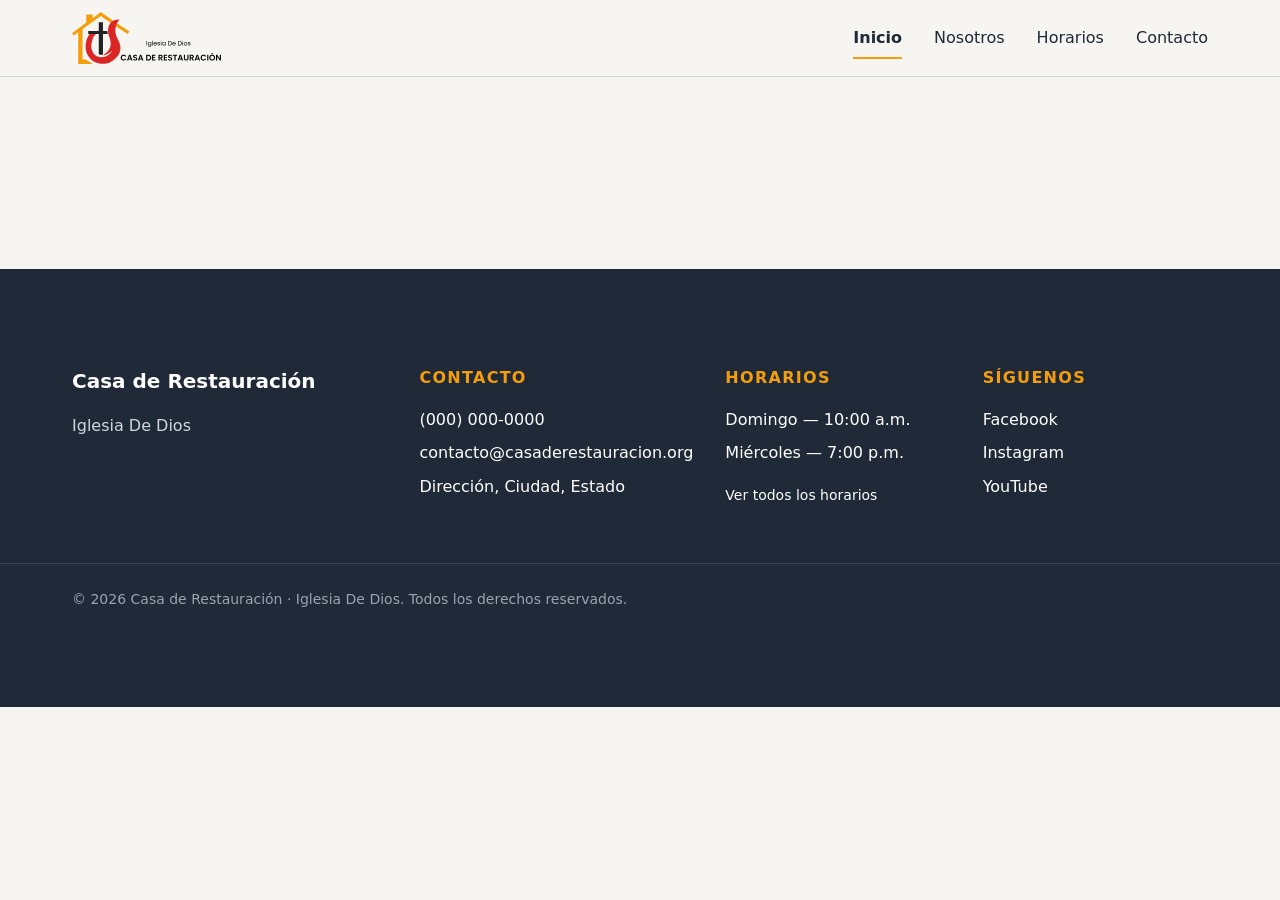
<file: layout.html>
<!DOCTYPE html>
<html lang="es">
<head>
<meta charset="UTF-8">
<meta name="viewport" content="width=device-width, initial-scale=1.0">
<title>Casa de Restauración — Iglesia De Dios</title>

<link rel="stylesheet" href="tokens.css">
<link rel="stylesheet" href="layout.css">
</head>
<body>

  <a class="skip-link" href="#main-content">Saltar al contenido principal</a>

  <!-- ==========================================================
       HEADER — sticky, navegación primaria de 4 ítems
       ========================================================== -->
  <header class="site-header" data-component="Header">
    <div class="site-header__inner">

      <a class="site-header__brand" href="index.html" aria-label="Casa de Restauración — Inicio">
        <img class="site-header__logo" src="assets/logo.svg" alt="Casa de Restauración — Iglesia De Dios">
      </a>

      <button
        class="nav-toggle"
        type="button"
        aria-expanded="false"
        aria-controls="primary-navigation"
        data-nav-toggle
      >
        <span class="nav-toggle__bar"></span>
        <span class="nav-toggle__bar"></span>
        <span class="nav-toggle__bar"></span>
        <span class="visually-hidden">Abrir menú</span>
      </button>

      <nav
        class="site-nav"
        id="primary-navigation"
        aria-label="Navegación principal"
        data-nav
      >
        <ul class="site-nav__list">
          <li><a href="index.html" aria-current="page">Inicio</a></li>
          <li><a href="nosotros.html">Nosotros</a></li>
          <li><a href="horarios.html">Horarios</a></li>
          <li><a href="contacto.html">Contacto</a></li>
        </ul>
      </nav>

    </div>
  </header>

  <!-- ==========================================================
       MAIN — ancho máximo --container-max, padding lateral por token
       ========================================================== -->
  <main id="main-content" class="site-main">
    <div class="container">
      <!--
        Contenido de cada página va aquí dentro.
        Este layout es la envoltura compartida (Header + Footer);
        no define contenido propio de sección.
      -->
    </div>
  </main>

  <!-- ==========================================================
       FOOTER — contacto, redes, horario resumido, copyright
       ========================================================== -->
  <footer class="site-footer" data-component="Footer">
    <div class="container site-footer__inner">

      <div class="site-footer__block">
        <h2 class="site-footer__heading">Casa de Restauración</h2>
        <p class="site-footer__text">Iglesia De Dios</p>
      </div>

      <div class="site-footer__block">
        <h3 class="site-footer__heading site-footer__heading--small">Contacto</h3>
        <ul class="site-footer__list">
          <li>
            <a href="tel:+10000000000">(000) 000-0000</a>
          </li>
          <li>
            <a href="mailto:contacto@casaderestauracion.org">contacto@casaderestauracion.org</a>
          </li>
          <li>Dirección, Ciudad, Estado</li>
        </ul>
      </div>

      <div class="site-footer__block">
        <h3 class="site-footer__heading site-footer__heading--small">Horarios</h3>
        <ul class="site-footer__list">
          <li>Domingo — 10:00 a.m.</li>
          <li>Miércoles — 7:00 p.m.</li>
        </ul>
        <a class="site-footer__link-inline" href="horarios.html">Ver todos los horarios</a>
      </div>

      <div class="site-footer__block">
        <h3 class="site-footer__heading site-footer__heading--small">Síguenos</h3>
        <ul class="site-footer__social">
          <li><a href="#" aria-label="Facebook de Casa de Restauración">Facebook</a></li>
          <li><a href="#" aria-label="Instagram de Casa de Restauración">Instagram</a></li>
          <li><a href="#" aria-label="YouTube de Casa de Restauración">YouTube</a></li>
        </ul>
      </div>

    </div>

    <div class="site-footer__legal">
      <div class="container">
        <p>&copy; <span data-current-year>2026</span> Casa de Restauración · Iglesia De Dios. Todos los derechos reservados.</p>
      </div>
    </div>
  </footer>

  <script src="layout.js"></script>
</body>
</html>
</file>
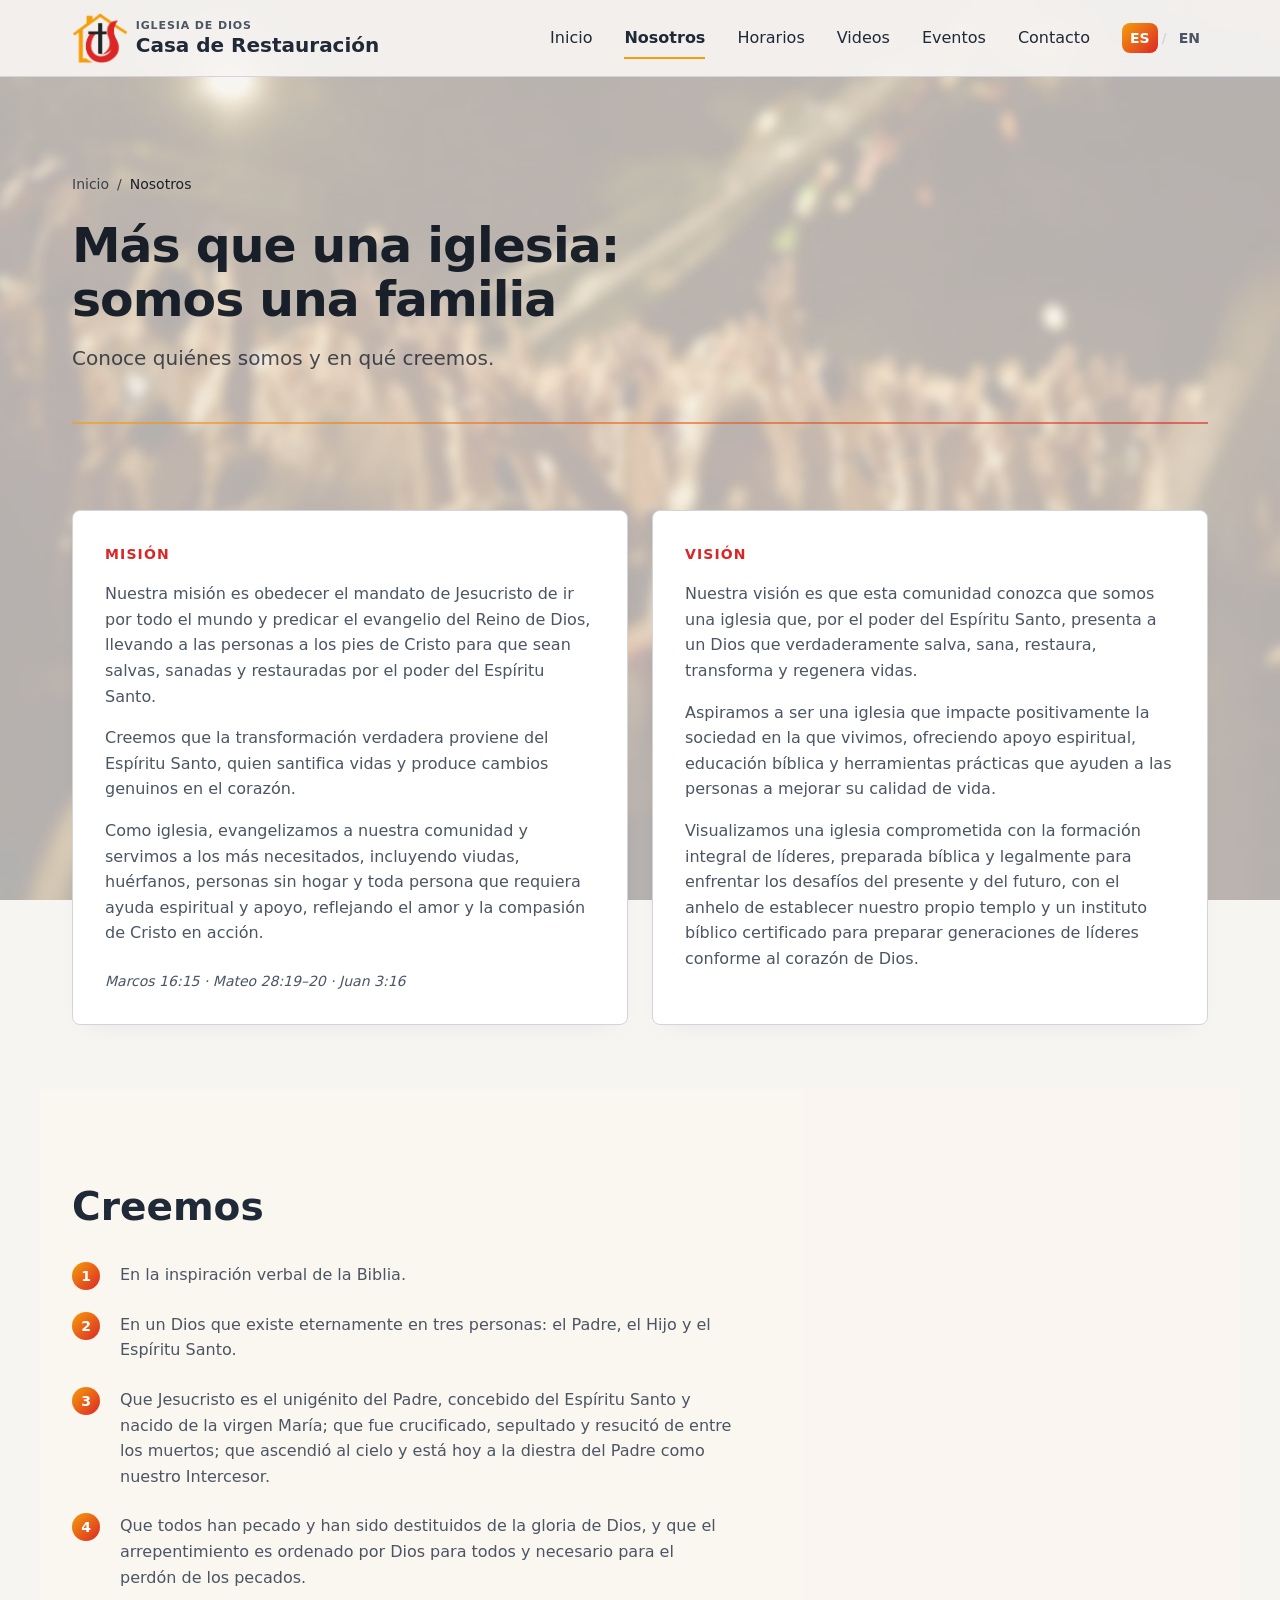
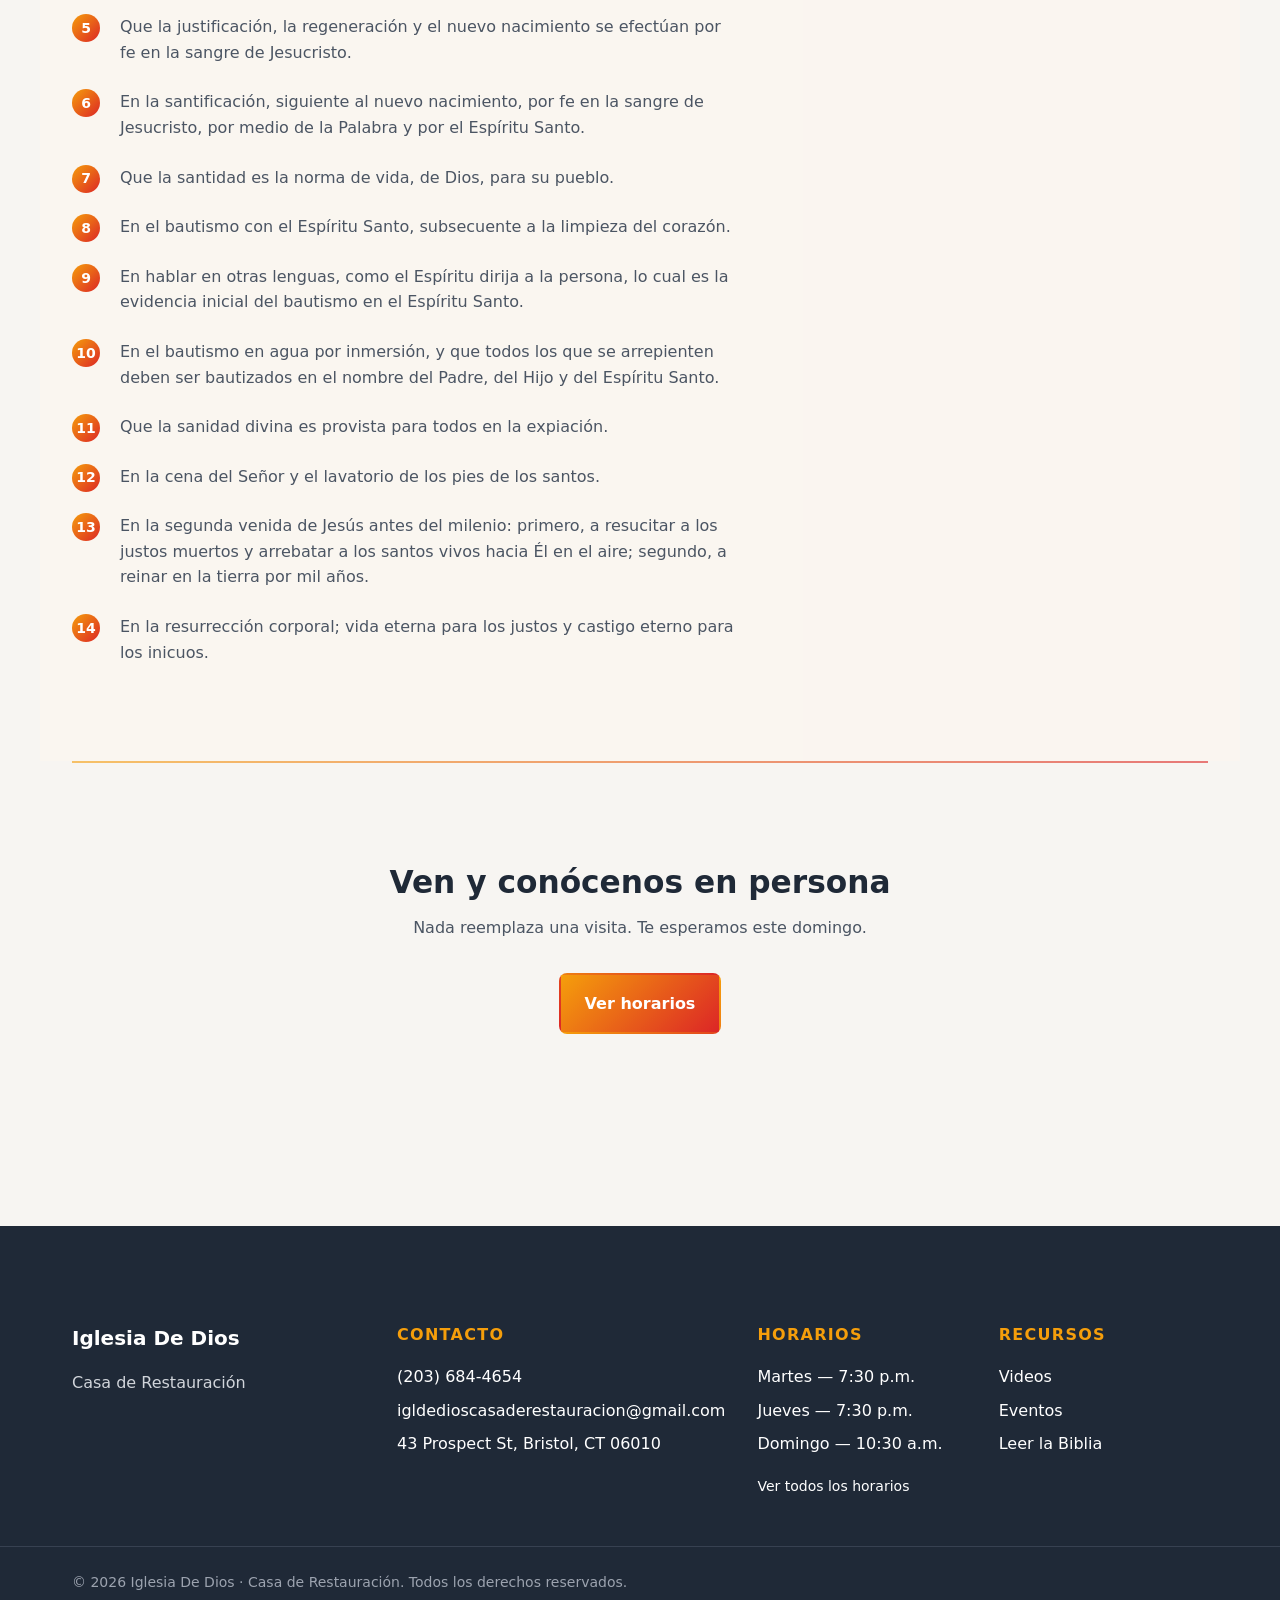
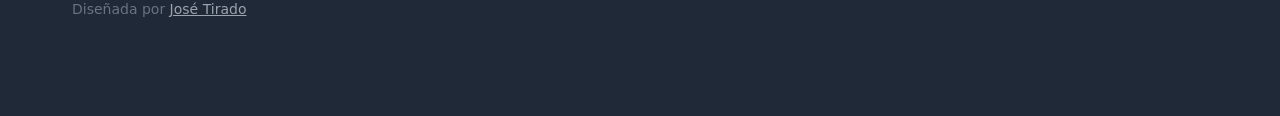
<file: nosotros.html>
<!DOCTYPE html>
<html lang="es">
<head>
<meta charset="UTF-8">
<meta name="viewport" content="width=device-width, initial-scale=1.0">
<title>Nosotros — Casa de Restauración | Iglesia De Dios</title>

<link rel="stylesheet" href="tokens.css">
<link rel="stylesheet" href="layout.css">
<link rel="stylesheet" href="nosotros.css">
</head>
<body>

  <div class="site-bg-photo" aria-hidden="true"></div>

  <a class="skip-link" href="#main-content">Saltar al contenido principal</a>

  <!-- ==========================================================
       HEADER — "Nosotros" es la página activa
       ========================================================== -->
  <header class="site-header" data-component="Header">
    <div class="site-header__inner">

      <a class="site-header__brand" href="index.html" aria-label="Casa de Restauración — Inicio">
        <img class="site-header__logo" src="assets/logo-icon.png" alt="">
        <span class="site-header__brand-text">
          <span class="site-header__brand-text-small">Iglesia De Dios</span>
          <span class="site-header__brand-text-large">Casa de Restauración</span>
        </span>
      </a>

      <button
        class="nav-toggle"
        type="button"
        aria-expanded="false"
        aria-controls="primary-navigation"
        data-nav-toggle
      >
        <span class="nav-toggle__bar"></span>
        <span class="nav-toggle__bar"></span>
        <span class="nav-toggle__bar"></span>
        <span class="visually-hidden">Abrir menú</span>
      </button>

      <div class="site-header__nav-group">
        <nav class="site-nav" id="primary-navigation" aria-label="Navegación principal" data-nav>
          <ul class="site-nav__list">
            <li><a href="index.html">Inicio</a></li>
            <li><a href="nosotros.html" aria-current="page">Nosotros</a></li>
            <li><a href="horarios.html">Horarios</a></li>
            <li><a href="videos.html">Videos</a></li>
            <li><a href="eventos.html">Eventos</a></li>
            <li><a href="contacto.html">Contacto</a></li>
          </ul>
        </nav>

        <div class="lang-switch" aria-label="Selector de idioma">
          <a href="nosotros.html" aria-current="true" lang="es">ES</a>
          <span class="lang-switch__divider" aria-hidden="true">/</span>
          <a href="en/about.html" lang="en" hreflang="en">EN</a>
        </div>
      </div>

    </div>
  </header>

  <!-- ==========================================================
       MAIN — contenido específico de /nosotros
       ========================================================== -->
  <main id="main-content" class="site-main">
    <div class="container">

      <!-- ======================================================
           PAGE HEADER
           ====================================================== -->
      <div class="page-header" data-component="PageHeader">
        <nav class="breadcrumb" aria-label="Ruta de navegación">
          <a href="index.html">Inicio</a>
          <span aria-hidden="true">/</span>
          <span aria-current="page">Nosotros</span>
        </nav>
        <h1 class="page-header__title">Más que una iglesia: somos una familia</h1>
        <p class="page-header__lead">
          Conoce quiénes somos y en qué creemos.
        </p>
      </div>

      <!-- ======================================================
           MISSION BLOCK — misión y visión reales
           ====================================================== -->
      <section class="mission" data-component="MissionBlock" aria-labelledby="mission-heading">
        <h2 id="mission-heading" class="visually-hidden">Nuestra misión y visión</h2>

        <div class="mission__grid">
          <article class="mission__card">
            <p class="mission__eyebrow">Misión</p>
            <p class="mission__text">
              Nuestra misión es obedecer el mandato de Jesucristo de ir por
              todo el mundo y predicar el evangelio del Reino de Dios,
              llevando a las personas a los pies de Cristo para que sean
              salvas, sanadas y restauradas por el poder del Espíritu Santo.
            </p>
            <p class="mission__text">
              Creemos que la transformación verdadera proviene del Espíritu
              Santo, quien santifica vidas y produce cambios genuinos en el
              corazón.
            </p>
            <p class="mission__text">
              Como iglesia, evangelizamos a nuestra comunidad y servimos a
              los más necesitados, incluyendo viudas, huérfanos, personas
              sin hogar y toda persona que requiera ayuda espiritual y
              apoyo, reflejando el amor y la compasión de Cristo en acción.
            </p>
            <p class="mission__citation">Marcos 16:15 · Mateo 28:19–20 · Juan 3:16</p>
          </article>

          <article class="mission__card">
            <p class="mission__eyebrow">Visión</p>
            <p class="mission__text">
              Nuestra visión es que esta comunidad conozca que somos una
              iglesia que, por el poder del Espíritu Santo, presenta a un
              Dios que verdaderamente salva, sana, restaura, transforma y
              regenera vidas.
            </p>
            <p class="mission__text">
              Aspiramos a ser una iglesia que impacte positivamente la
              sociedad en la que vivimos, ofreciendo apoyo espiritual,
              educación bíblica y herramientas prácticas que ayuden a las
              personas a mejorar su calidad de vida.
            </p>
            <p class="mission__text">
              Visualizamos una iglesia comprometida con la formación
              integral de líderes, preparada bíblica y legalmente para
              enfrentar los desafíos del presente y del futuro, con el
              anhelo de establecer nuestro propio templo y un instituto
              bíblico certificado para preparar generaciones de líderes
              conforme al corazón de Dios.
            </p>
          </article>
        </div>
      </section>

      <!-- ======================================================
           BELIEFS — declaración de fe
           ====================================================== -->
      <section class="beliefs" data-component="BeliefsList" aria-labelledby="beliefs-heading">
        <h2 id="beliefs-heading" class="beliefs__title">Creemos</h2>

        <ul class="beliefs__list">
          <li>En la inspiración verbal de la Biblia.</li>
          <li>En un Dios que existe eternamente en tres personas: el Padre, el Hijo y el Espíritu Santo.</li>
          <li>Que Jesucristo es el unigénito del Padre, concebido del Espíritu Santo y nacido de la virgen María; que fue crucificado, sepultado y resucitó de entre los muertos; que ascendió al cielo y está hoy a la diestra del Padre como nuestro Intercesor.</li>
          <li>Que todos han pecado y han sido destituidos de la gloria de Dios, y que el arrepentimiento es ordenado por Dios para todos y necesario para el perdón de los pecados.</li>
          <li>Que la justificación, la regeneración y el nuevo nacimiento se efectúan por fe en la sangre de Jesucristo.</li>
          <li>En la santificación, siguiente al nuevo nacimiento, por fe en la sangre de Jesucristo, por medio de la Palabra y por el Espíritu Santo.</li>
          <li>Que la santidad es la norma de vida, de Dios, para su pueblo.</li>
          <li>En el bautismo con el Espíritu Santo, subsecuente a la limpieza del corazón.</li>
          <li>En hablar en otras lenguas, como el Espíritu dirija a la persona, lo cual es la evidencia inicial del bautismo en el Espíritu Santo.</li>
          <li>En el bautismo en agua por inmersión, y que todos los que se arrepienten deben ser bautizados en el nombre del Padre, del Hijo y del Espíritu Santo.</li>
          <li>Que la sanidad divina es provista para todos en la expiación.</li>
          <li>En la cena del Señor y el lavatorio de los pies de los santos.</li>
          <li>En la segunda venida de Jesús antes del milenio: primero, a resucitar a los justos muertos y arrebatar a los santos vivos hacia Él en el aire; segundo, a reinar en la tierra por mil años.</li>
          <li>En la resurrección corporal; vida eterna para los justos y castigo eterno para los inicuos.</li>
        </ul>
      </section>

      <!-- ======================================================
           CTA BAND
           ====================================================== -->
      <section class="cta-band" data-component="CTABand" aria-labelledby="cta-band-heading">
        <h2 id="cta-band-heading" class="cta-band__title">Ven y conócenos en persona</h2>
        <p class="cta-band__text">Nada reemplaza una visita. Te esperamos este domingo.</p>
        <a class="btn btn--primary" href="horarios.html">Ver horarios</a>
      </section>

    </div>
  </main>

  <!-- ==========================================================
       FOOTER
       ========================================================== -->
  <footer class="site-footer" data-component="Footer">
    <div class="container site-footer__inner">

      <div class="site-footer__block">
        <h2 class="site-footer__heading">Iglesia De Dios</h2>
        <p class="site-footer__text">Casa de Restauración</p>
      </div>

      <div class="site-footer__block">
        <h3 class="site-footer__heading site-footer__heading--small">Contacto</h3>
        <ul class="site-footer__list">
          <li><a href="tel:+12036844654">(203) 684-4654</a></li>
          <li><a href="mailto:igldedioscasaderestauracion@gmail.com">igldedioscasaderestauracion@gmail.com</a></li>
          <li>43 Prospect St, Bristol, CT 06010</li>
        </ul>
      </div>

      <div class="site-footer__block">
        <h3 class="site-footer__heading site-footer__heading--small">Horarios</h3>
        <ul class="site-footer__list" data-footer-schedule>
          <!-- Poblado por nosotros.js desde data/horarios.json -->
        </ul>
        <a class="site-footer__link-inline" href="horarios.html">Ver todos los horarios</a>
      </div>

      <div class="site-footer__block">
        <h3 class="site-footer__heading site-footer__heading--small">Recursos</h3>
        <ul class="site-footer__list">
          <li><a href="videos.html">Videos</a></li>
          <li><a href="eventos.html">Eventos</a></li>
          <li><a href="https://www.bible.com/" target="_blank" rel="noopener">Leer la Biblia</a></li>
        </ul>
      </div>


    </div>

    <div class="site-footer__legal">
      <div class="container">
        <p>&copy; <span data-current-year>2026</span> Iglesia De Dios · Casa de Restauración. Todos los derechos reservados.<br class="site-footer__legal-break"><span class="site-footer__credit">Diseñada por <a href="mailto:jl.tir777@gmail.com">José Tirado</a></span></p>
      </div>
    </div>
  </footer>

  <script src="layout.js"></script>
  <script src="nosotros.js"></script>
</body>
</html>
</file>
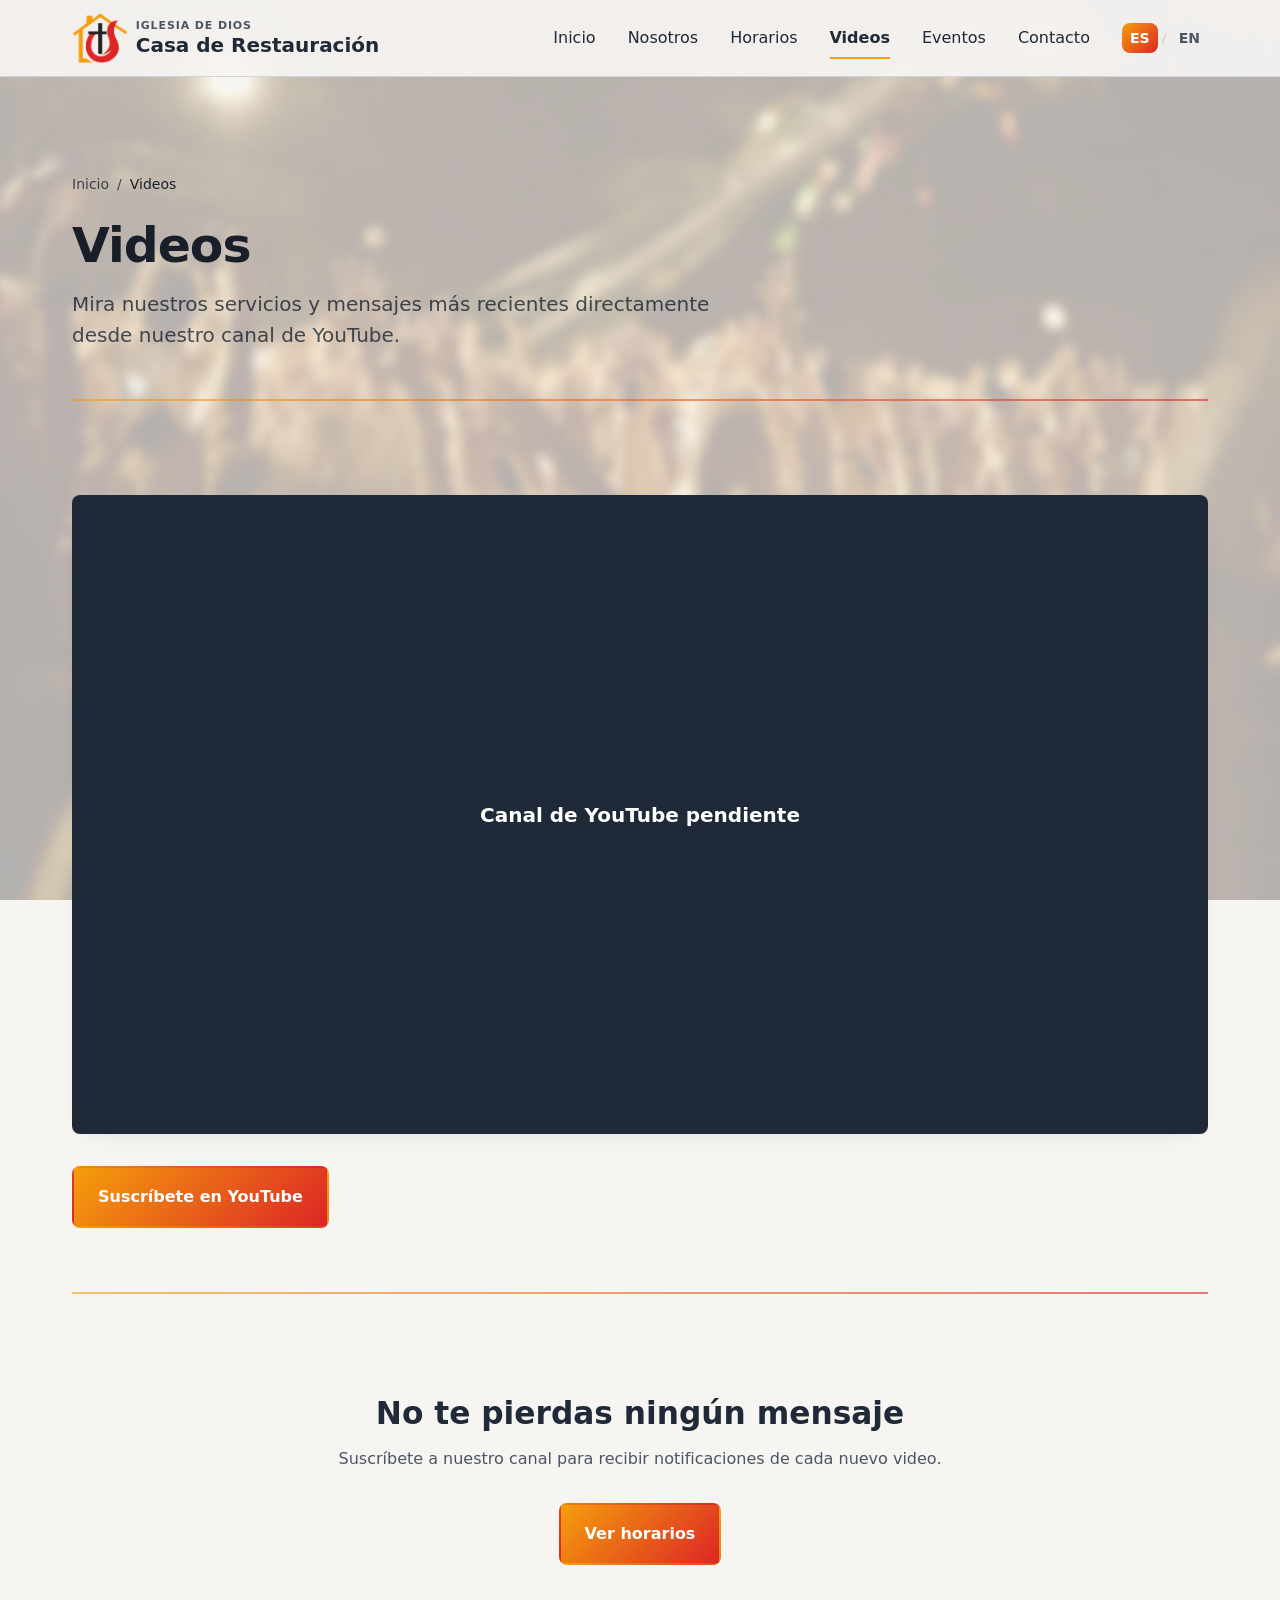
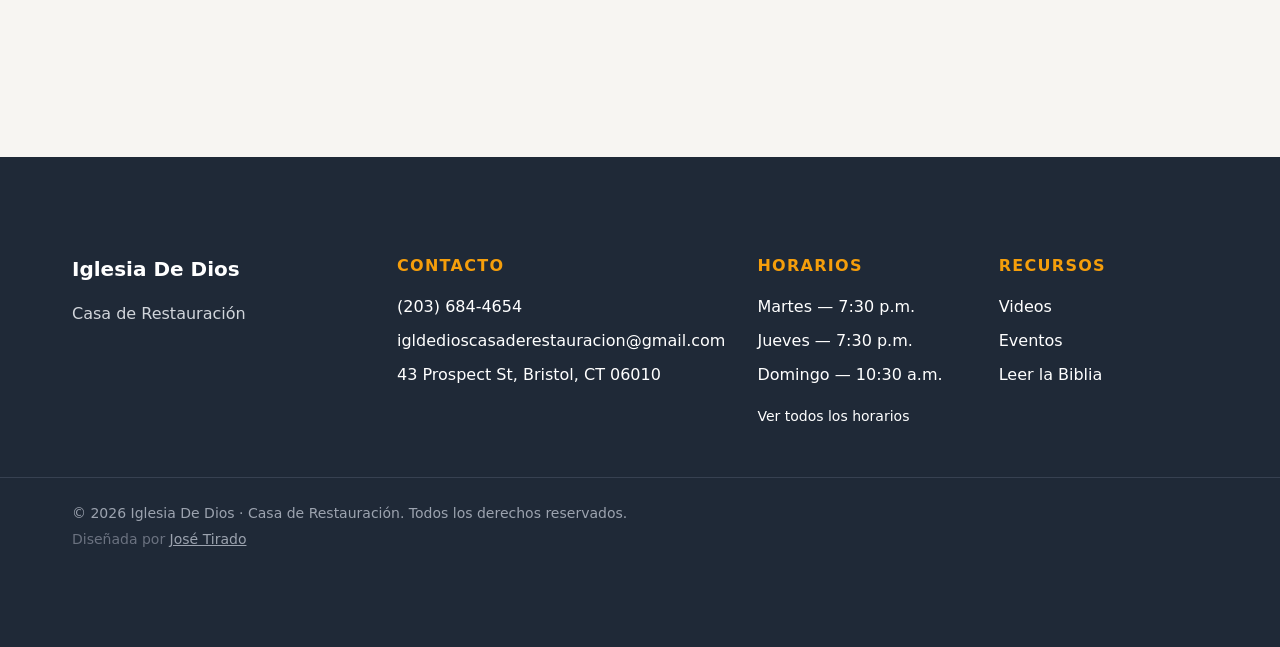
<file: videos.html>
<!DOCTYPE html>
<html lang="es">
<head>
<meta charset="UTF-8">
<meta name="viewport" content="width=device-width, initial-scale=1.0">
<title>Videos — Casa de Restauración | Iglesia De Dios</title>

<link rel="stylesheet" href="tokens.css">
<link rel="stylesheet" href="layout.css">
<link rel="stylesheet" href="videos.css">
</head>
<body>

  <div class="site-bg-photo" aria-hidden="true"></div>

  <a class="skip-link" href="#main-content">Saltar al contenido principal</a>

  <header class="site-header" data-component="Header">
    <div class="site-header__inner">

      <a class="site-header__brand" href="index.html" aria-label="Casa de Restauración — Inicio">
        <img class="site-header__logo" src="assets/logo-icon.png" alt="">
        <span class="site-header__brand-text">
          <span class="site-header__brand-text-small">Iglesia De Dios</span>
          <span class="site-header__brand-text-large">Casa de Restauración</span>
        </span>
      </a>

      <button
        class="nav-toggle"
        type="button"
        aria-expanded="false"
        aria-controls="primary-navigation"
        data-nav-toggle
      >
        <span class="nav-toggle__bar"></span>
        <span class="nav-toggle__bar"></span>
        <span class="nav-toggle__bar"></span>
        <span class="visually-hidden">Abrir menú</span>
      </button>

      <div class="site-header__nav-group">
        <nav class="site-nav" id="primary-navigation" aria-label="Navegación principal" data-nav>
          <ul class="site-nav__list">
            <li><a href="index.html">Inicio</a></li>
            <li><a href="nosotros.html">Nosotros</a></li>
            <li><a href="horarios.html">Horarios</a></li>
            <li><a href="videos.html" aria-current="page">Videos</a></li>
            <li><a href="eventos.html">Eventos</a></li>
            <li><a href="contacto.html">Contacto</a></li>
          </ul>
        </nav>

        <div class="lang-switch" aria-label="Selector de idioma">
          <a href="videos.html" aria-current="true" lang="es">ES</a>
          <span class="lang-switch__divider" aria-hidden="true">/</span>
          <a href="en/videos.html" lang="en" hreflang="en">EN</a>
        </div>
      </div>

    </div>
  </header>

  <main id="main-content" class="site-main">
    <div class="container">

      <div class="page-header" data-component="PageHeader">
        <nav class="breadcrumb" aria-label="Ruta de navegación">
          <a href="index.html">Inicio</a>
          <span aria-hidden="true">/</span>
          <span aria-current="page">Videos</span>
        </nav>
        <h1 class="page-header__title">Videos</h1>
        <p class="page-header__lead">
          Mira nuestros servicios y mensajes más recientes directamente
          desde nuestro canal de YouTube.
        </p>
      </div>

      <section class="videos-section" data-component="VideoEmbed" aria-labelledby="videos-heading">
        <h2 id="videos-heading" class="visually-hidden">Últimos videos</h2>

        <!--
          CÓMO ACTIVAR EL CANAL REAL (pendiente):
          1. Ve a la página del canal de YouTube en un navegador.
          2. El Channel ID empieza con "UC..." (aparece en la URL o en
             "Acerca de" > "Compartir canal" > "Copiar ID del canal").
          3. Reemplaza "UC..." abajo por "UU..." (cambia solo las
             primeras 2 letras) y pégalo en el src del iframe.
          4. Borra el <div class="video-embed__placeholder">...</div>
             de abajo — ya no hace falta.

          <iframe
            src="https://www.youtube.com/embed/videoseries?list=UUxxxxxxxxxxxxxxxxxxxxxxxx"
            title="Últimos videos de Casa de Restauración"
            allow="accelerometer; autoplay; clipboard-write; encrypted-media; gyroscope; picture-in-picture"
            allowfullscreen
          ></iframe>
        -->
        <div class="video-embed">
          <div class="video-embed__placeholder">
            <p class="video-embed__placeholder-title">Canal de YouTube pendiente</p>
          </div>
        </div>

        <div class="videos-subscribe">
          <!-- Reemplazar "#" por el link real del canal -->
          <a class="btn btn--primary" href="#" target="_blank" rel="noopener">
            Suscríbete en YouTube
          </a>
        </div>
      </section>

      <section class="cta-band" data-component="CTABand" aria-labelledby="cta-band-heading">
        <h2 id="cta-band-heading" class="cta-band__title">No te pierdas ningún mensaje</h2>
        <p class="cta-band__text">Suscríbete a nuestro canal para recibir notificaciones de cada nuevo video.</p>
        <a class="btn btn--primary" href="horarios.html">Ver horarios</a>
      </section>

    </div>
  </main>

  <footer class="site-footer" data-component="Footer">
    <div class="container site-footer__inner">

      <div class="site-footer__block">
        <h2 class="site-footer__heading">Iglesia De Dios</h2>
        <p class="site-footer__text">Casa de Restauración</p>
      </div>

      <div class="site-footer__block">
        <h3 class="site-footer__heading site-footer__heading--small">Contacto</h3>
        <ul class="site-footer__list">
          <li><a href="tel:+12036844654">(203) 684-4654</a></li>
          <li><a href="mailto:igldedioscasaderestauracion@gmail.com">igldedioscasaderestauracion@gmail.com</a></li>
          <li>43 Prospect St, Bristol, CT 06010</li>
        </ul>
      </div>

      <div class="site-footer__block">
        <h3 class="site-footer__heading site-footer__heading--small">Horarios</h3>
        <ul class="site-footer__list" data-footer-schedule></ul>
        <a class="site-footer__link-inline" href="horarios.html">Ver todos los horarios</a>
      </div>

      <div class="site-footer__block">
        <h3 class="site-footer__heading site-footer__heading--small">Recursos</h3>
        <ul class="site-footer__list">
          <li><a href="videos.html">Videos</a></li>
          <li><a href="eventos.html">Eventos</a></li>
          <li><a href="https://www.bible.com/" target="_blank" rel="noopener">Leer la Biblia</a></li>
        </ul>
      </div>


    </div>

    <div class="site-footer__legal">
      <div class="container">
        <p>&copy; <span data-current-year>2026</span> Iglesia De Dios · Casa de Restauración. Todos los derechos reservados.<br class="site-footer__legal-break"><span class="site-footer__credit">Diseñada por <a href="mailto:jl.tir777@gmail.com">José Tirado</a></span></p>
      </div>
    </div>
  </footer>

  <script src="layout.js"></script>
  <script>
    // Solo el resumen de horarios del footer (mismo patrón que las demás páginas).
    fetch('data/horarios.json')
      .then((r) => r.json())
      .then((data) => {
        const list = document.querySelector('[data-footer-schedule]');
        if (!list) return;
        data.servicios.forEach((s) => {
          const li = document.createElement('li');
          li.textContent = `${s.dia} — ${s.hora}`;
          list.appendChild(li);
        });
      })
      .catch((err) => console.error(err));
  </script>
</body>
</html>
</file>
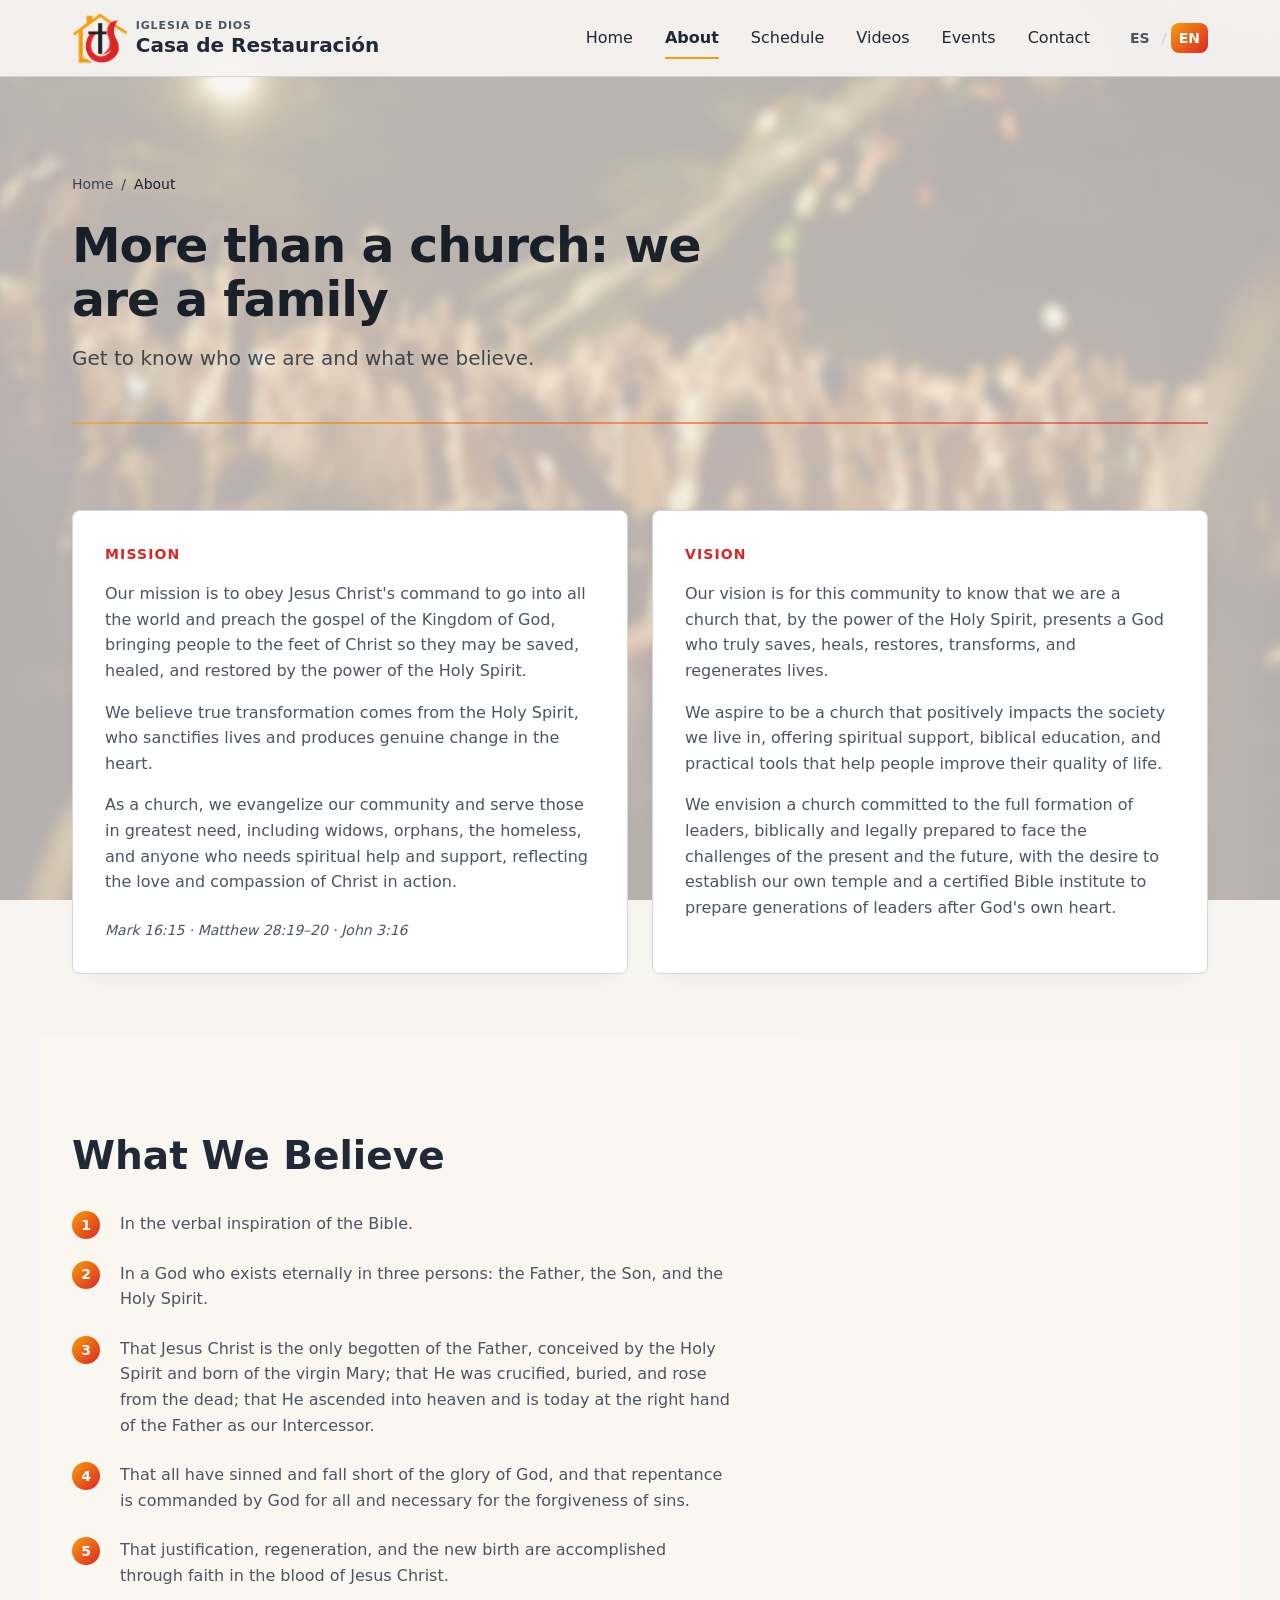
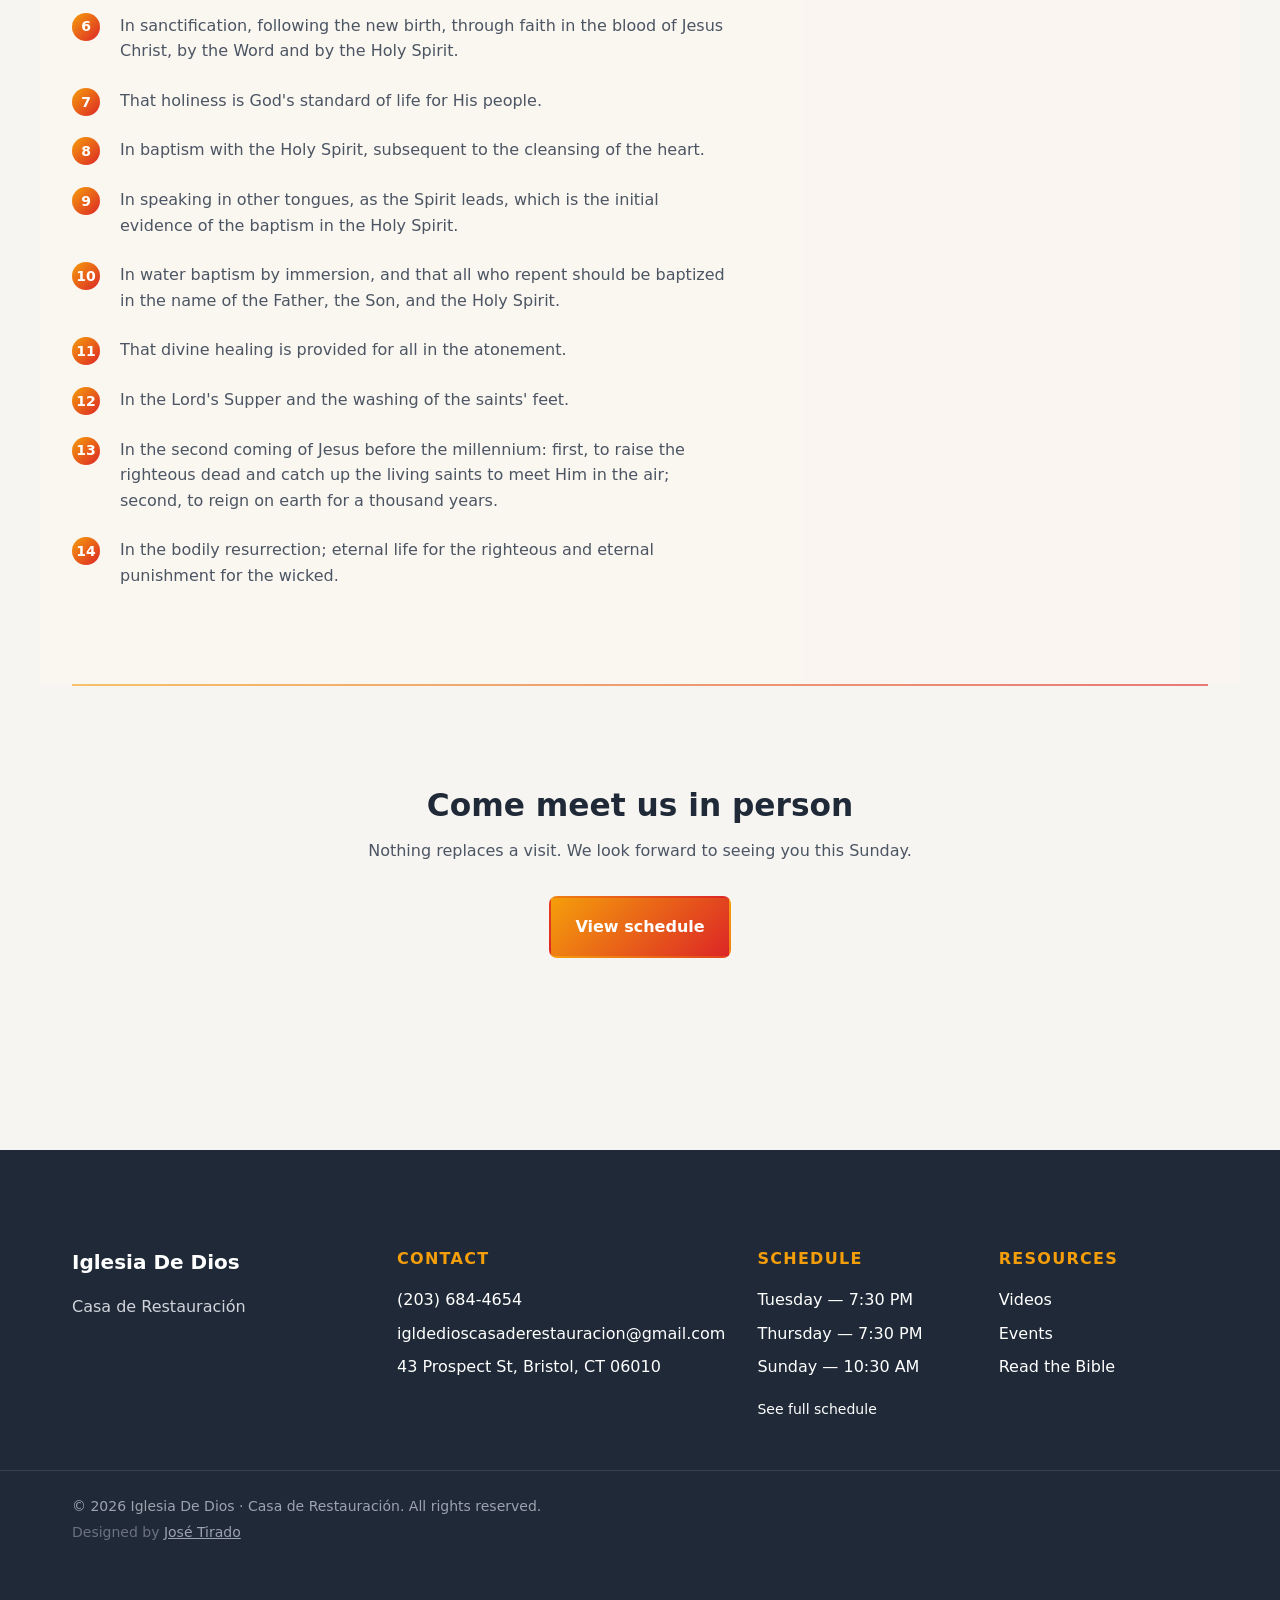
<file: en/about.html>
<!DOCTYPE html>
<html lang="en">
<head>
<meta charset="UTF-8">
<meta name="viewport" content="width=device-width, initial-scale=1.0">
<title>About — Iglesia De Dios Casa de Restauración</title>

<link rel="stylesheet" href="../tokens.css">
<link rel="stylesheet" href="../layout.css">
<link rel="stylesheet" href="../nosotros.css">
</head>
<body>

  <div class="site-bg-photo" aria-hidden="true"></div>

  <a class="skip-link" href="#main-content">Skip to main content</a>

  <header class="site-header" data-component="Header">
    <div class="site-header__inner">

      <a class="site-header__brand" href="index.html" aria-label="Iglesia De Dios Casa de Restauración — Home">
        <img class="site-header__logo" src="../assets/logo-icon.png" alt="">
        <span class="site-header__brand-text">
          <span class="site-header__brand-text-small">Iglesia De Dios</span>
          <span class="site-header__brand-text-large">Casa de Restauración</span>
        </span>
      </a>

      <button
        class="nav-toggle"
        type="button"
        aria-expanded="false"
        aria-controls="primary-navigation"
        data-nav-toggle
      >
        <span class="nav-toggle__bar"></span>
        <span class="nav-toggle__bar"></span>
        <span class="nav-toggle__bar"></span>
        <span class="visually-hidden">Open menu</span>
      </button>

      <div class="site-header__nav-group">
        <nav class="site-nav" id="primary-navigation" aria-label="Main navigation" data-nav>
          <ul class="site-nav__list">
            <li><a href="index.html">Home</a></li>
            <li><a href="about.html" aria-current="page">About</a></li>
            <li><a href="schedule.html">Schedule</a></li>
            <li><a href="videos.html">Videos</a></li>
            <li><a href="events.html">Events</a></li>
            <li><a href="contact.html">Contact</a></li>
          </ul>
        </nav>

        <div class="lang-switch" aria-label="Language selector">
          <a href="../nosotros.html" lang="es" hreflang="es">ES</a>
          <span class="lang-switch__divider" aria-hidden="true">/</span>
          <a href="about.html" aria-current="true" lang="en">EN</a>
        </div>
      </div>

    </div>
  </header>

  <main id="main-content" class="site-main">
    <div class="container">

      <div class="page-header" data-component="PageHeader">
        <nav class="breadcrumb" aria-label="Breadcrumb">
          <a href="index.html">Home</a>
          <span aria-hidden="true">/</span>
          <span aria-current="page">About</span>
        </nav>
        <h1 class="page-header__title">More than a church: we are a family</h1>
        <p class="page-header__lead">
          Get to know who we are and what we believe.
        </p>
      </div>

      <section class="mission" data-component="MissionBlock" aria-labelledby="mission-heading">
        <h2 id="mission-heading" class="visually-hidden">Our mission and vision</h2>

        <div class="mission__grid">
          <article class="mission__card">
            <p class="mission__eyebrow">Mission</p>
            <p class="mission__text">
              Our mission is to obey Jesus Christ's command to go into all
              the world and preach the gospel of the Kingdom of God,
              bringing people to the feet of Christ so they may be saved,
              healed, and restored by the power of the Holy Spirit.
            </p>
            <p class="mission__text">
              We believe true transformation comes from the Holy Spirit,
              who sanctifies lives and produces genuine change in the
              heart.
            </p>
            <p class="mission__text">
              As a church, we evangelize our community and serve those in
              greatest need, including widows, orphans, the homeless, and
              anyone who needs spiritual help and support, reflecting the
              love and compassion of Christ in action.
            </p>
            <p class="mission__citation">Mark 16:15 · Matthew 28:19–20 · John 3:16</p>
          </article>

          <article class="mission__card">
            <p class="mission__eyebrow">Vision</p>
            <p class="mission__text">
              Our vision is for this community to know that we are a
              church that, by the power of the Holy Spirit, presents a God
              who truly saves, heals, restores, transforms, and regenerates
              lives.
            </p>
            <p class="mission__text">
              We aspire to be a church that positively impacts the society
              we live in, offering spiritual support, biblical education,
              and practical tools that help people improve their quality
              of life.
            </p>
            <p class="mission__text">
              We envision a church committed to the full formation of
              leaders, biblically and legally prepared to face the
              challenges of the present and the future, with the desire to
              establish our own temple and a certified Bible institute to
              prepare generations of leaders after God's own heart.
            </p>
          </article>
        </div>
      </section>

      <section class="beliefs" data-component="BeliefsList" aria-labelledby="beliefs-heading">
        <h2 id="beliefs-heading" class="beliefs__title">What We Believe</h2>

        <ul class="beliefs__list">
          <li>In the verbal inspiration of the Bible.</li>
          <li>In a God who exists eternally in three persons: the Father, the Son, and the Holy Spirit.</li>
          <li>That Jesus Christ is the only begotten of the Father, conceived by the Holy Spirit and born of the virgin Mary; that He was crucified, buried, and rose from the dead; that He ascended into heaven and is today at the right hand of the Father as our Intercessor.</li>
          <li>That all have sinned and fall short of the glory of God, and that repentance is commanded by God for all and necessary for the forgiveness of sins.</li>
          <li>That justification, regeneration, and the new birth are accomplished through faith in the blood of Jesus Christ.</li>
          <li>In sanctification, following the new birth, through faith in the blood of Jesus Christ, by the Word and by the Holy Spirit.</li>
          <li>That holiness is God's standard of life for His people.</li>
          <li>In baptism with the Holy Spirit, subsequent to the cleansing of the heart.</li>
          <li>In speaking in other tongues, as the Spirit leads, which is the initial evidence of the baptism in the Holy Spirit.</li>
          <li>In water baptism by immersion, and that all who repent should be baptized in the name of the Father, the Son, and the Holy Spirit.</li>
          <li>That divine healing is provided for all in the atonement.</li>
          <li>In the Lord's Supper and the washing of the saints' feet.</li>
          <li>In the second coming of Jesus before the millennium: first, to raise the righteous dead and catch up the living saints to meet Him in the air; second, to reign on earth for a thousand years.</li>
          <li>In the bodily resurrection; eternal life for the righteous and eternal punishment for the wicked.</li>
        </ul>
      </section>

      <section class="cta-band" data-component="CTABand" aria-labelledby="cta-band-heading">
        <h2 id="cta-band-heading" class="cta-band__title">Come meet us in person</h2>
        <p class="cta-band__text">Nothing replaces a visit. We look forward to seeing you this Sunday.</p>
        <a class="btn btn--primary" href="schedule.html">View schedule</a>
      </section>

    </div>
  </main>

  <footer class="site-footer" data-component="Footer">
    <div class="container site-footer__inner">

      <div class="site-footer__block">
        <h2 class="site-footer__heading">Iglesia De Dios</h2>
        <p class="site-footer__text">Casa de Restauración</p>
      </div>

      <div class="site-footer__block">
        <h3 class="site-footer__heading site-footer__heading--small">Contact</h3>
        <ul class="site-footer__list">
          <li><a href="tel:+12036844654">(203) 684-4654</a></li>
          <li><a href="mailto:igldedioscasaderestauracion@gmail.com">igldedioscasaderestauracion@gmail.com</a></li>
          <li>43 Prospect St, Bristol, CT 06010</li>
        </ul>
      </div>

      <div class="site-footer__block">
        <h3 class="site-footer__heading site-footer__heading--small">Schedule</h3>
        <ul class="site-footer__list" data-footer-schedule></ul>
        <a class="site-footer__link-inline" href="schedule.html">See full schedule</a>
      </div>

      <div class="site-footer__block">
        <h3 class="site-footer__heading site-footer__heading--small">Resources</h3>
        <ul class="site-footer__list">
          <li><a href="videos.html">Videos</a></li>
          <li><a href="events.html">Events</a></li>
          <li><a href="https://www.bible.com/" target="_blank" rel="noopener">Read the Bible</a></li>
        </ul>
      </div>


    </div>

    <div class="site-footer__legal">
      <div class="container">
        <p>&copy; <span data-current-year>2026</span> Iglesia De Dios · Casa de Restauración. All rights reserved.<br class="site-footer__legal-break"><span class="site-footer__credit">Designed by <a href="mailto:jl.tir777@gmail.com">José Tirado</a></span></p>
      </div>
    </div>
  </footer>

  <script src="../layout.js"></script>
  <script src="../nosotros.js"></script>
</body>
</html>
</file>
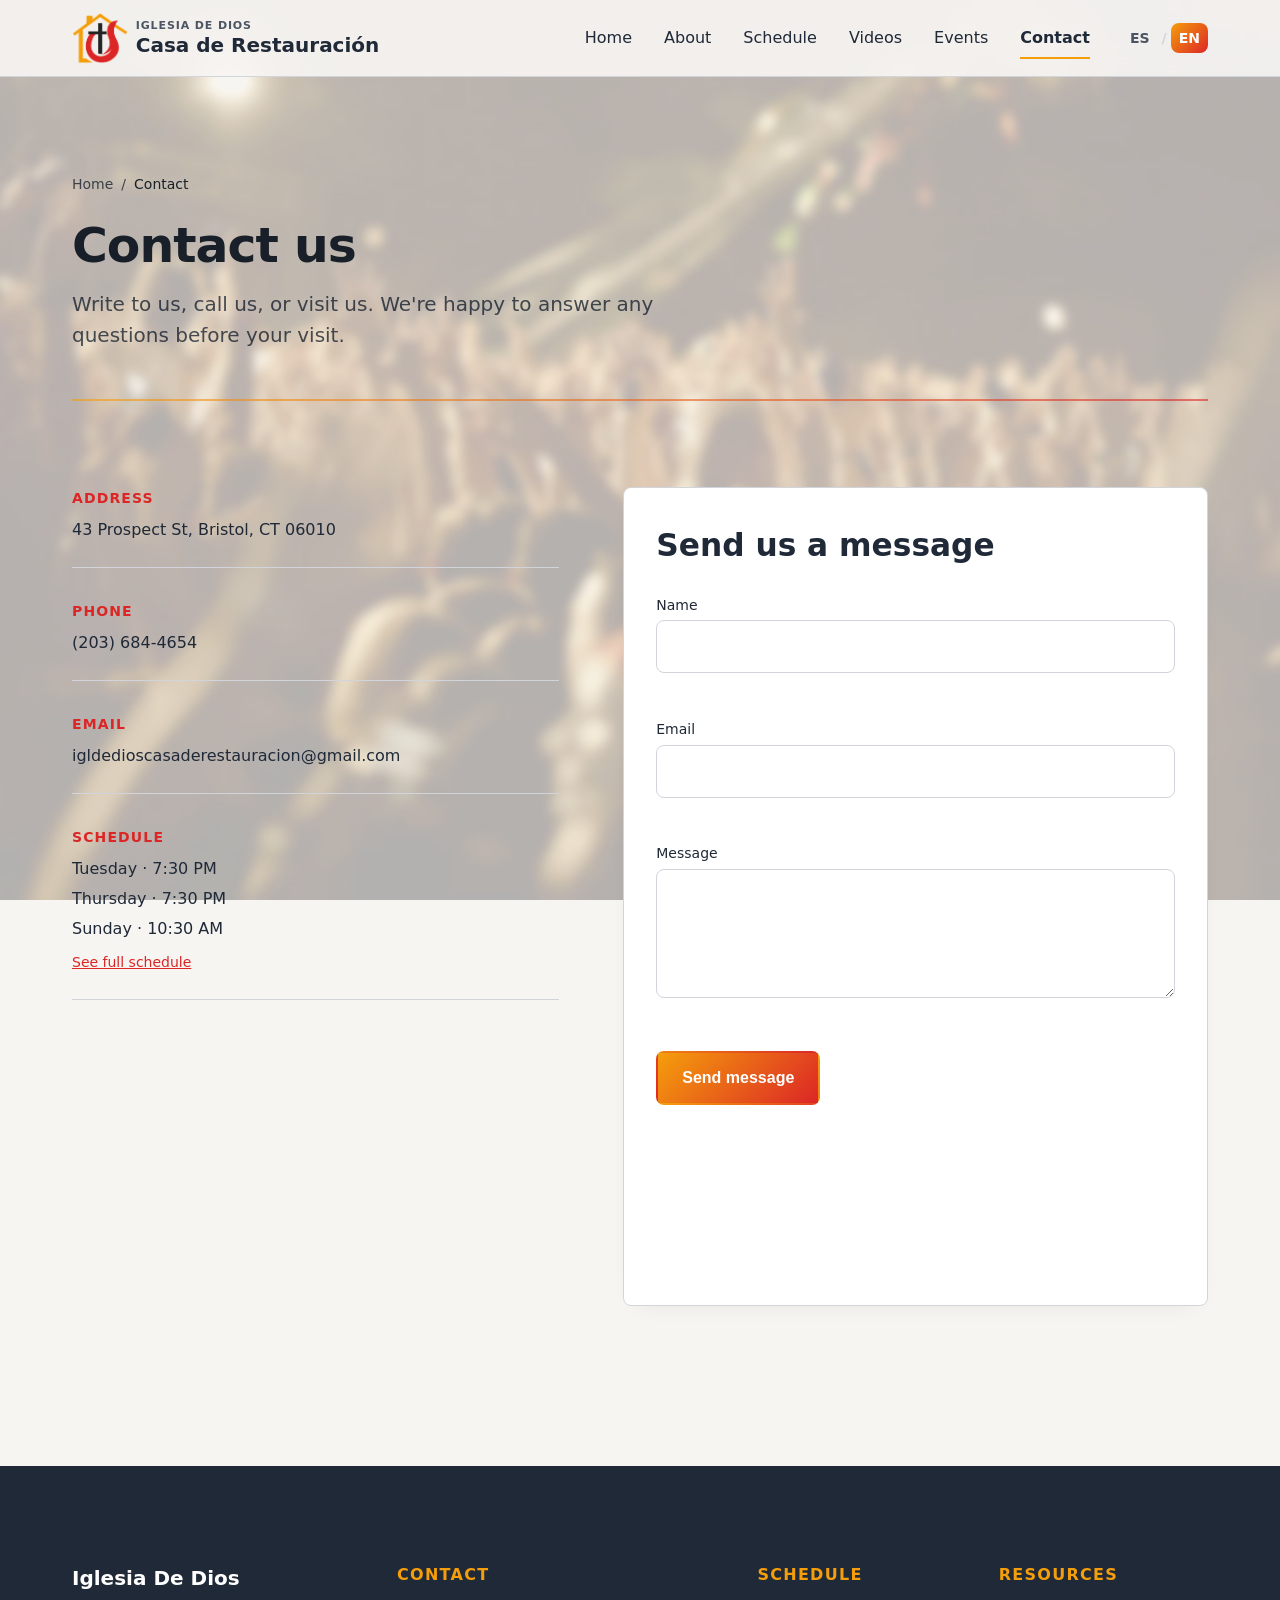
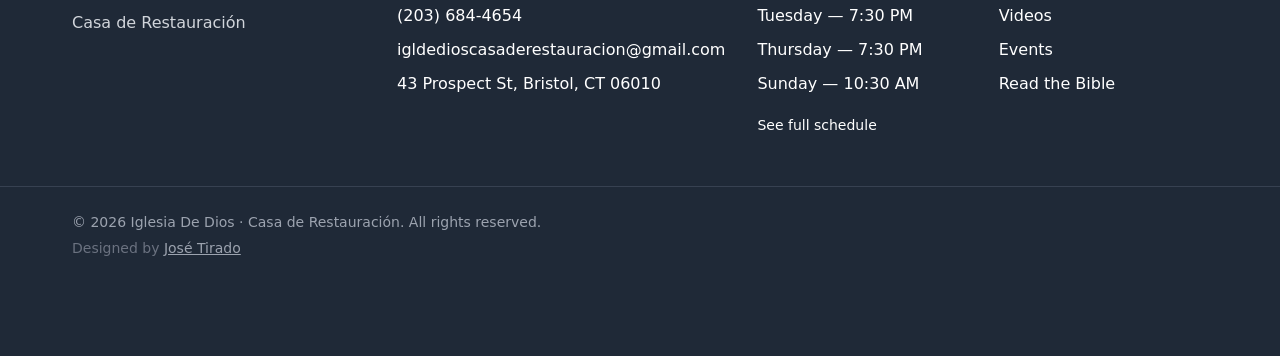
<file: en/contact.html>
<!DOCTYPE html>
<html lang="en">
<head>
<meta charset="UTF-8">
<meta name="viewport" content="width=device-width, initial-scale=1.0">
<title>Contact — Iglesia De Dios Casa de Restauración</title>

<link rel="stylesheet" href="../tokens.css">
<link rel="stylesheet" href="../layout.css">
<link rel="stylesheet" href="../contacto.css">
</head>
<body>

  <div class="site-bg-photo" aria-hidden="true"></div>

  <a class="skip-link" href="#main-content">Skip to main content</a>

  <header class="site-header" data-component="Header">
    <div class="site-header__inner">

      <a class="site-header__brand" href="index.html" aria-label="Iglesia De Dios Casa de Restauración — Home">
        <img class="site-header__logo" src="../assets/logo-icon.png" alt="">
        <span class="site-header__brand-text">
          <span class="site-header__brand-text-small">Iglesia De Dios</span>
          <span class="site-header__brand-text-large">Casa de Restauración</span>
        </span>
      </a>

      <button
        class="nav-toggle"
        type="button"
        aria-expanded="false"
        aria-controls="primary-navigation"
        data-nav-toggle
      >
        <span class="nav-toggle__bar"></span>
        <span class="nav-toggle__bar"></span>
        <span class="nav-toggle__bar"></span>
        <span class="visually-hidden">Open menu</span>
      </button>

      <div class="site-header__nav-group">
        <nav class="site-nav" id="primary-navigation" aria-label="Main navigation" data-nav>
          <ul class="site-nav__list">
            <li><a href="index.html">Home</a></li>
            <li><a href="about.html">About</a></li>
            <li><a href="schedule.html">Schedule</a></li>
            <li><a href="videos.html">Videos</a></li>
            <li><a href="events.html">Events</a></li>
            <li><a href="contact.html" aria-current="page">Contact</a></li>
          </ul>
        </nav>

        <div class="lang-switch" aria-label="Language selector">
          <a href="../contacto.html" lang="es" hreflang="es">ES</a>
          <span class="lang-switch__divider" aria-hidden="true">/</span>
          <a href="contact.html" aria-current="true" lang="en">EN</a>
        </div>
      </div>

    </div>
  </header>

  <main id="main-content" class="site-main">
    <div class="container">

      <div class="page-header" data-component="PageHeader">
        <nav class="breadcrumb" aria-label="Breadcrumb">
          <a href="index.html">Home</a>
          <span aria-hidden="true">/</span>
          <span aria-current="page">Contact</span>
        </nav>
        <h1 class="page-header__title">Contact us</h1>
        <p class="page-header__lead">
          Write to us, call us, or visit us. We're happy to answer any
          questions before your visit.
        </p>
      </div>

      <section class="contact-layout" aria-labelledby="contact-heading">
        <h2 id="contact-heading" class="visually-hidden">Contact information and form</h2>

        <div class="contact-info" data-component="ContactInfo">
          <div class="contact-info__block">
            <p class="contact-info__label">Address</p>
            <p class="contact-info__value">43 Prospect St, Bristol, CT 06010</p>
          </div>

          <div class="contact-info__block">
            <p class="contact-info__label">Phone</p>
            <a class="contact-info__value contact-info__link" href="tel:+12036844654">(203) 684-4654</a>
          </div>

          <div class="contact-info__block">
            <p class="contact-info__label">Email</p>
            <a class="contact-info__value contact-info__link" href="mailto:igldedioscasaderestauracion@gmail.com">
              igldedioscasaderestauracion@gmail.com
            </a>
          </div>

          <div class="contact-info__block" data-component="ServiceHoursSummary">
            <p class="contact-info__label">Schedule</p>
            <ul class="contact-info__schedule" data-contact-schedule>
              <li class="contact-info__loading" data-contact-schedule-loading>Loading schedule…</li>
            </ul>
            <a class="contact-info__link-inline" href="schedule.html">See full schedule</a>
          </div>

          <div class="contact-info__map" data-component="MapEmbed">
            <iframe
              src="https://www.google.com/maps?q=43+Prospect+St,+Bristol,+CT+06010&output=embed"
              title="Iglesia De Dios Casa de Restauración location"
              loading="lazy"
              referrerpolicy="no-referrer-when-downgrade"
            ></iframe>
          </div>
        </div>

        <form
          class="contact-form"
          data-component="ContactForm"
          novalidate
          data-contact-form
        >
          <p class="contact-form__title">Send us a message</p>

          <div class="form-field">
            <label class="form-field__label" for="contact-name">Name</label>
            <input
              class="form-field__input"
              type="text"
              id="contact-name"
              name="name"
              autocomplete="name"
              required
              aria-describedby="contact-name-error"
            >
            <p class="form-field__error" id="contact-name-error" role="alert"></p>
          </div>

          <div class="form-field">
            <label class="form-field__label" for="contact-email">Email</label>
            <input
              class="form-field__input"
              type="email"
              id="contact-email"
              name="email"
              autocomplete="email"
              required
              aria-describedby="contact-email-error"
            >
            <p class="form-field__error" id="contact-email-error" role="alert"></p>
          </div>

          <div class="form-field">
            <label class="form-field__label" for="contact-message">Message</label>
            <textarea
              class="form-field__input form-field__input--textarea"
              id="contact-message"
              name="message"
              rows="5"
              required
              aria-describedby="contact-message-error"
            ></textarea>
            <p class="form-field__error" id="contact-message-error" role="alert"></p>
          </div>

          <button class="btn btn--primary contact-form__submit" type="submit">
            Send message
          </button>

          <div class="contact-form__status" data-contact-form-status role="status" aria-live="polite"></div>
        </form>

      </section>

    </div>
  </main>

  <footer class="site-footer" data-component="Footer">
    <div class="container site-footer__inner">

      <div class="site-footer__block">
        <h2 class="site-footer__heading">Iglesia De Dios</h2>
        <p class="site-footer__text">Casa de Restauración</p>
      </div>

      <div class="site-footer__block">
        <h3 class="site-footer__heading site-footer__heading--small">Contact</h3>
        <ul class="site-footer__list">
          <li><a href="tel:+12036844654">(203) 684-4654</a></li>
          <li><a href="mailto:igldedioscasaderestauracion@gmail.com">igldedioscasaderestauracion@gmail.com</a></li>
          <li>43 Prospect St, Bristol, CT 06010</li>
        </ul>
      </div>

      <div class="site-footer__block">
        <h3 class="site-footer__heading site-footer__heading--small">Schedule</h3>
        <ul class="site-footer__list" data-footer-schedule></ul>
        <a class="site-footer__link-inline" href="schedule.html">See full schedule</a>
      </div>

      <div class="site-footer__block">
        <h3 class="site-footer__heading site-footer__heading--small">Resources</h3>
        <ul class="site-footer__list">
          <li><a href="videos.html">Videos</a></li>
          <li><a href="events.html">Events</a></li>
          <li><a href="https://www.bible.com/" target="_blank" rel="noopener">Read the Bible</a></li>
        </ul>
      </div>


    </div>

    <div class="site-footer__legal">
      <div class="container">
        <p>&copy; <span data-current-year>2026</span> Iglesia De Dios · Casa de Restauración. All rights reserved.<br class="site-footer__legal-break"><span class="site-footer__credit">Designed by <a href="mailto:jl.tir777@gmail.com">José Tirado</a></span></p>
      </div>
    </div>
  </footer>

  <script src="../layout.js"></script>
  <script src="../contacto.js"></script>
</body>
</html>
</file>
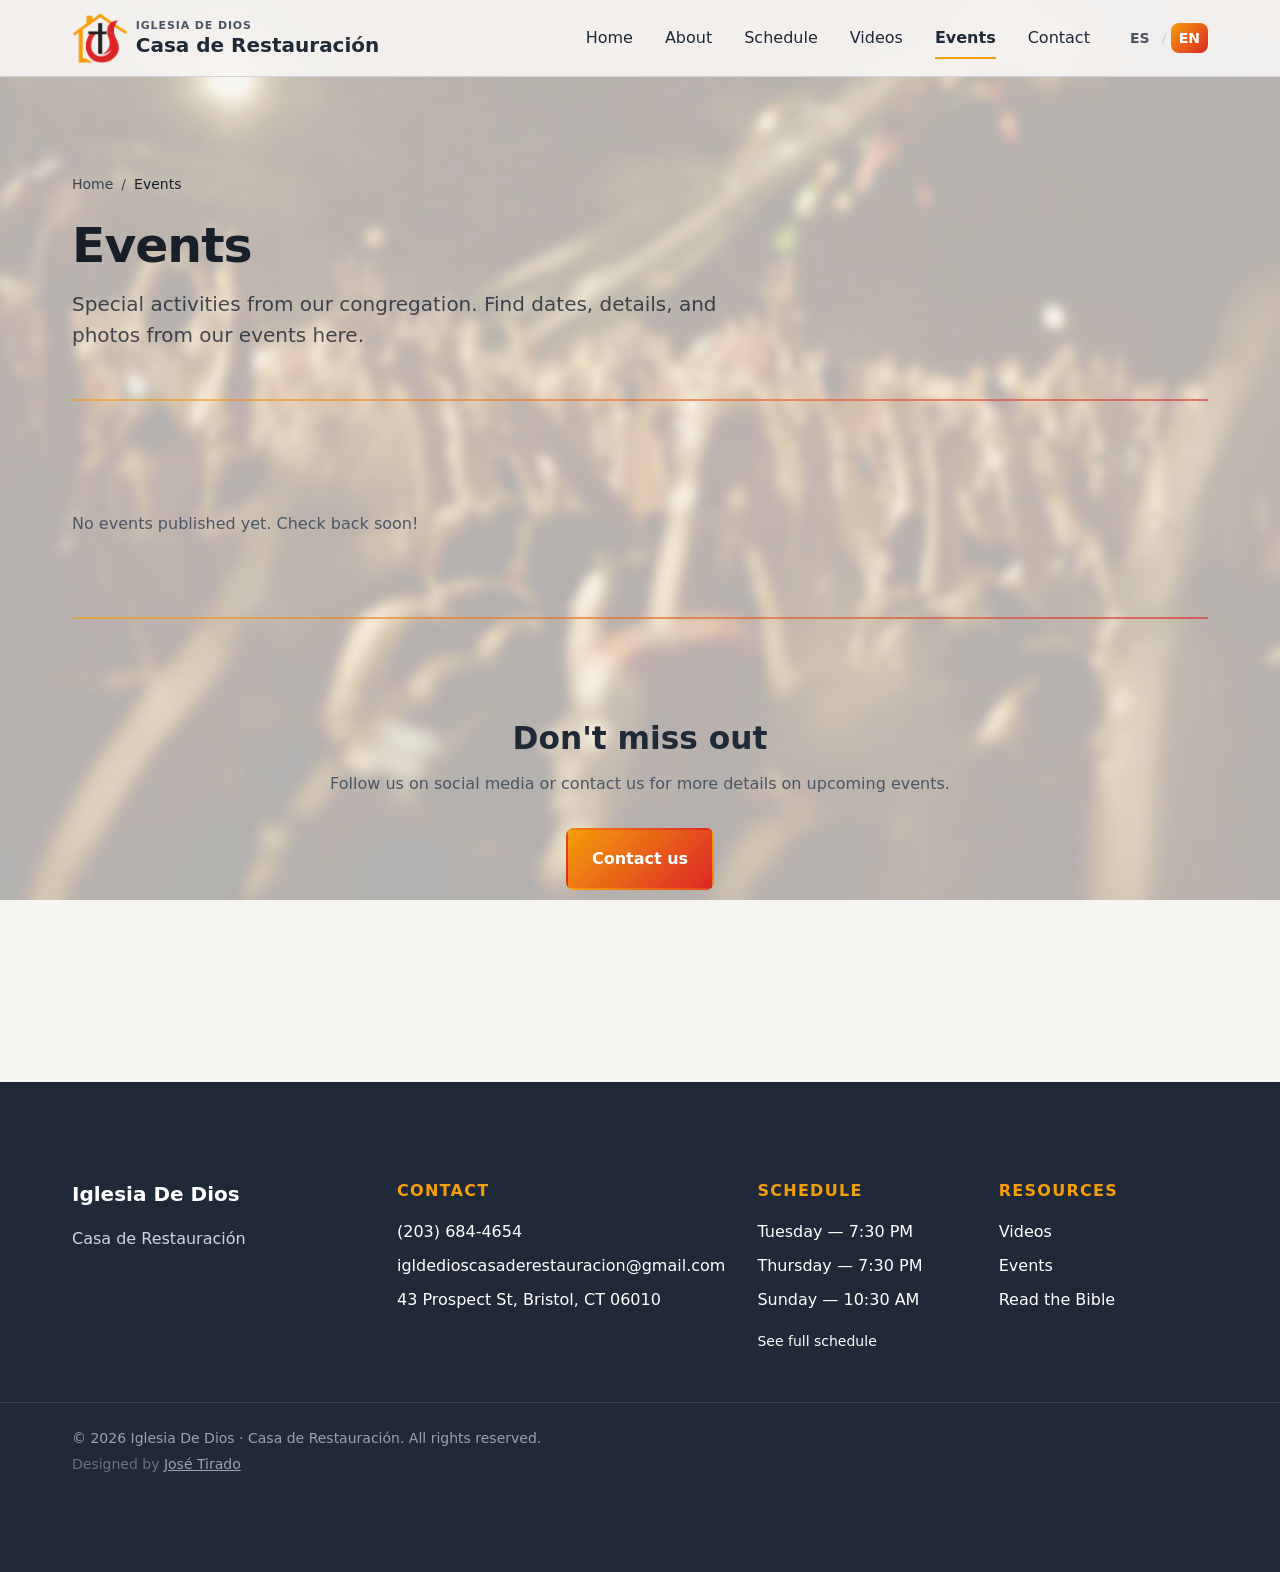
<file: en/events.html>
<!DOCTYPE html>
<html lang="en">
<head>
<meta charset="UTF-8">
<meta name="viewport" content="width=device-width, initial-scale=1.0">
<title>Events — Iglesia De Dios Casa de Restauración</title>

<link rel="stylesheet" href="../tokens.css">
<link rel="stylesheet" href="../layout.css">
<link rel="stylesheet" href="../eventos.css">
</head>
<body>

  <div class="site-bg-photo" aria-hidden="true"></div>

  <a class="skip-link" href="#main-content">Skip to main content</a>

  <header class="site-header" data-component="Header">
    <div class="site-header__inner">

      <a class="site-header__brand" href="index.html" aria-label="Iglesia De Dios Casa de Restauración — Home">
        <img class="site-header__logo" src="../assets/logo-icon.png" alt="">
        <span class="site-header__brand-text">
          <span class="site-header__brand-text-small">Iglesia De Dios</span>
          <span class="site-header__brand-text-large">Casa de Restauración</span>
        </span>
      </a>

      <button
        class="nav-toggle"
        type="button"
        aria-expanded="false"
        aria-controls="primary-navigation"
        data-nav-toggle
      >
        <span class="nav-toggle__bar"></span>
        <span class="nav-toggle__bar"></span>
        <span class="nav-toggle__bar"></span>
        <span class="visually-hidden">Open menu</span>
      </button>

      <div class="site-header__nav-group">
        <nav class="site-nav" id="primary-navigation" aria-label="Main navigation" data-nav>
          <ul class="site-nav__list">
            <li><a href="index.html">Home</a></li>
            <li><a href="about.html">About</a></li>
            <li><a href="schedule.html">Schedule</a></li>
            <li><a href="videos.html">Videos</a></li>
            <li><a href="events.html" aria-current="page">Events</a></li>
            <li><a href="contact.html">Contact</a></li>
          </ul>
        </nav>

        <div class="lang-switch" aria-label="Language selector">
          <a href="../eventos.html" lang="es" hreflang="es">ES</a>
          <span class="lang-switch__divider" aria-hidden="true">/</span>
          <a href="events.html" aria-current="true" lang="en">EN</a>
        </div>
      </div>

    </div>
  </header>

  <main id="main-content" class="site-main">
    <div class="container">

      <div class="page-header" data-component="PageHeader">
        <nav class="breadcrumb" aria-label="Breadcrumb">
          <a href="index.html">Home</a>
          <span aria-hidden="true">/</span>
          <span aria-current="page">Events</span>
        </nav>
        <h1 class="page-header__title">Events</h1>
        <p class="page-header__lead">
          Special activities from our congregation. Find dates, details,
          and photos from our events here.
        </p>
      </div>

      <section class="events-section" data-component="EventsList" aria-labelledby="events-heading">
        <h2 id="events-heading" class="visually-hidden">Events list</h2>

        <div class="events-list" data-events-list>
          <p class="events-empty">Loading events…</p>
        </div>
      </section>

      <section class="cta-band" data-component="CTABand" aria-labelledby="cta-band-heading">
        <h2 id="cta-band-heading" class="cta-band__title">Don't miss out</h2>
        <p class="cta-band__text">Follow us on social media or contact us for more details on upcoming events.</p>
        <a class="btn btn--primary" href="contact.html">Contact us</a>
      </section>

    </div>
  </main>

  <footer class="site-footer" data-component="Footer">
    <div class="container site-footer__inner">

      <div class="site-footer__block">
        <h2 class="site-footer__heading">Iglesia De Dios</h2>
        <p class="site-footer__text">Casa de Restauración</p>
      </div>

      <div class="site-footer__block">
        <h3 class="site-footer__heading site-footer__heading--small">Contact</h3>
        <ul class="site-footer__list">
          <li><a href="tel:+12036844654">(203) 684-4654</a></li>
          <li><a href="mailto:igldedioscasaderestauracion@gmail.com">igldedioscasaderestauracion@gmail.com</a></li>
          <li>43 Prospect St, Bristol, CT 06010</li>
        </ul>
      </div>

      <div class="site-footer__block">
        <h3 class="site-footer__heading site-footer__heading--small">Schedule</h3>
        <ul class="site-footer__list" data-footer-schedule></ul>
        <a class="site-footer__link-inline" href="schedule.html">See full schedule</a>
      </div>

      <div class="site-footer__block">
        <h3 class="site-footer__heading site-footer__heading--small">Resources</h3>
        <ul class="site-footer__list">
          <li><a href="videos.html">Videos</a></li>
          <li><a href="events.html">Events</a></li>
          <li><a href="https://www.bible.com/" target="_blank" rel="noopener">Read the Bible</a></li>
        </ul>
      </div>


    </div>

    <div class="site-footer__legal">
      <div class="container">
        <p>&copy; <span data-current-year>2026</span> Iglesia De Dios · Casa de Restauración. All rights reserved.<br class="site-footer__legal-break"><span class="site-footer__credit">Designed by <a href="mailto:jl.tir777@gmail.com">José Tirado</a></span></p>
      </div>
    </div>
  </footer>

  <script src="../layout.js"></script>
  <script src="../eventos.js"></script>
</body>
</html>
</file>
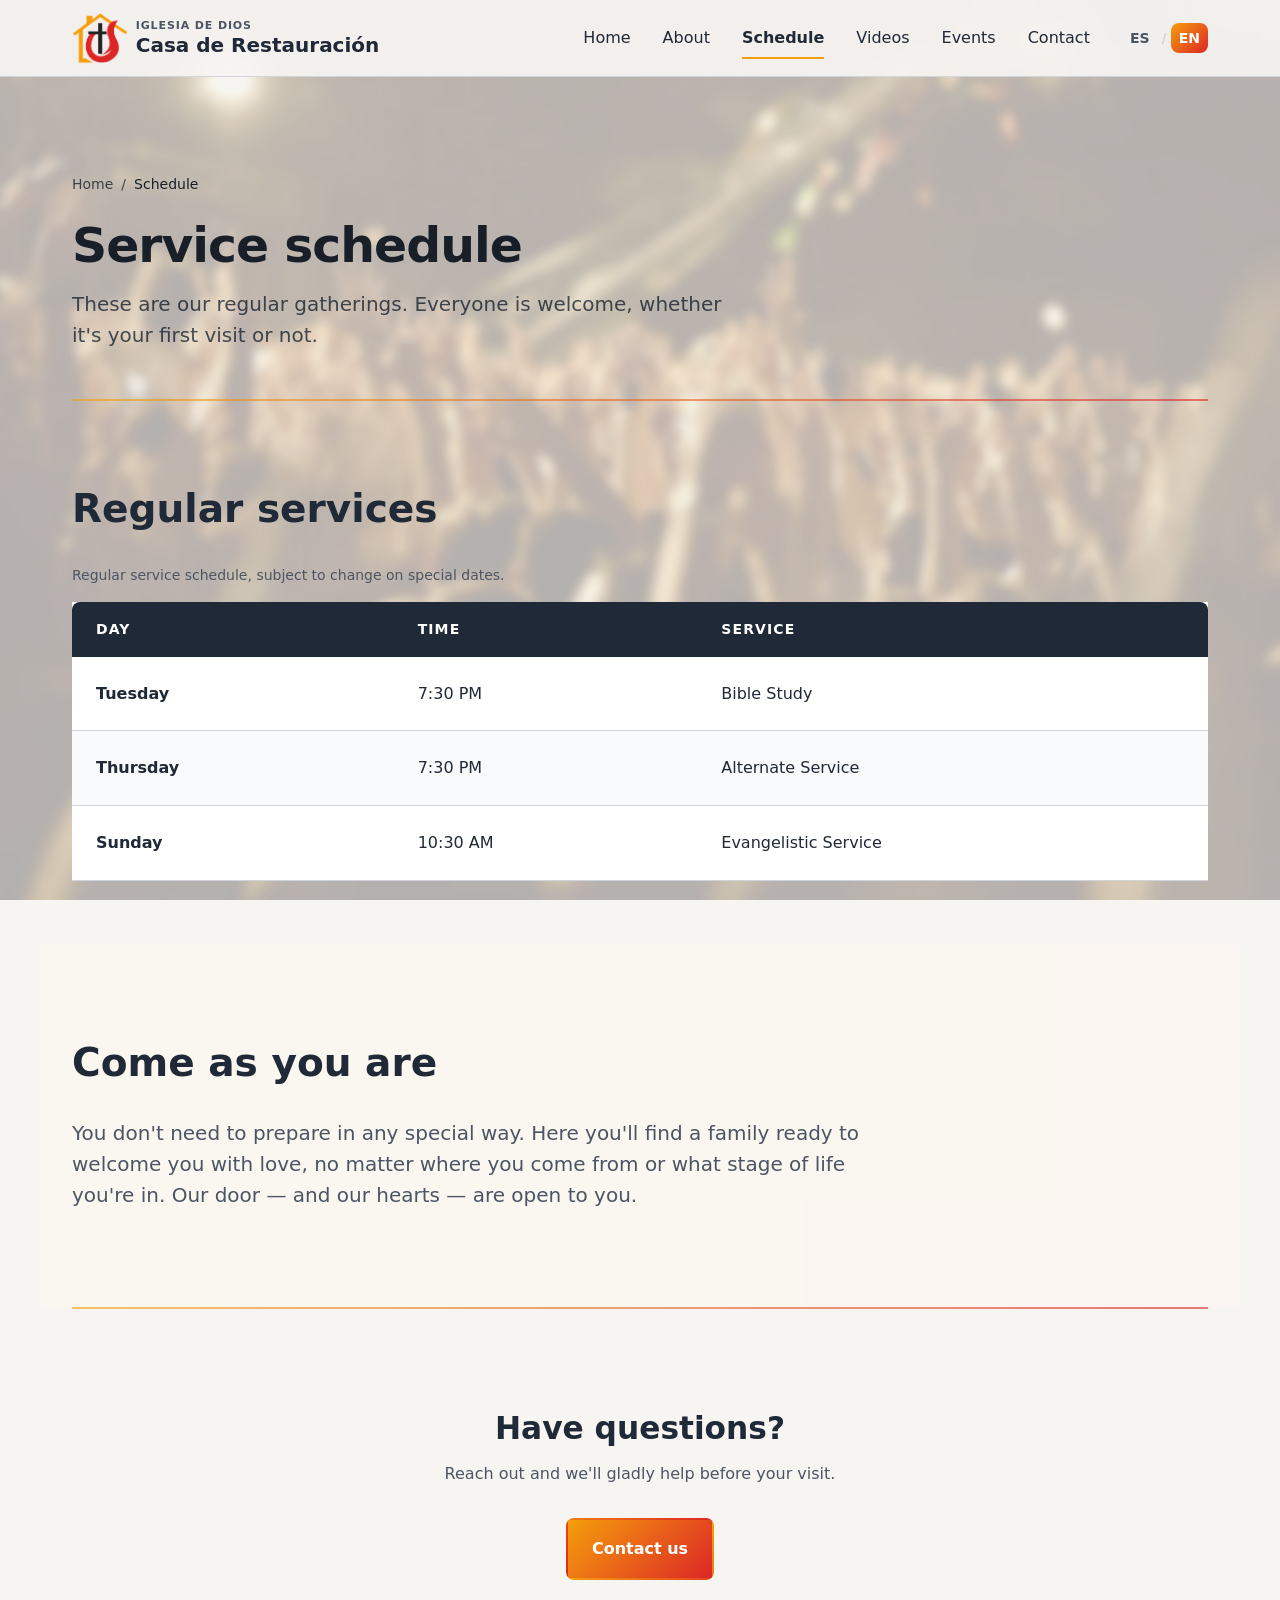
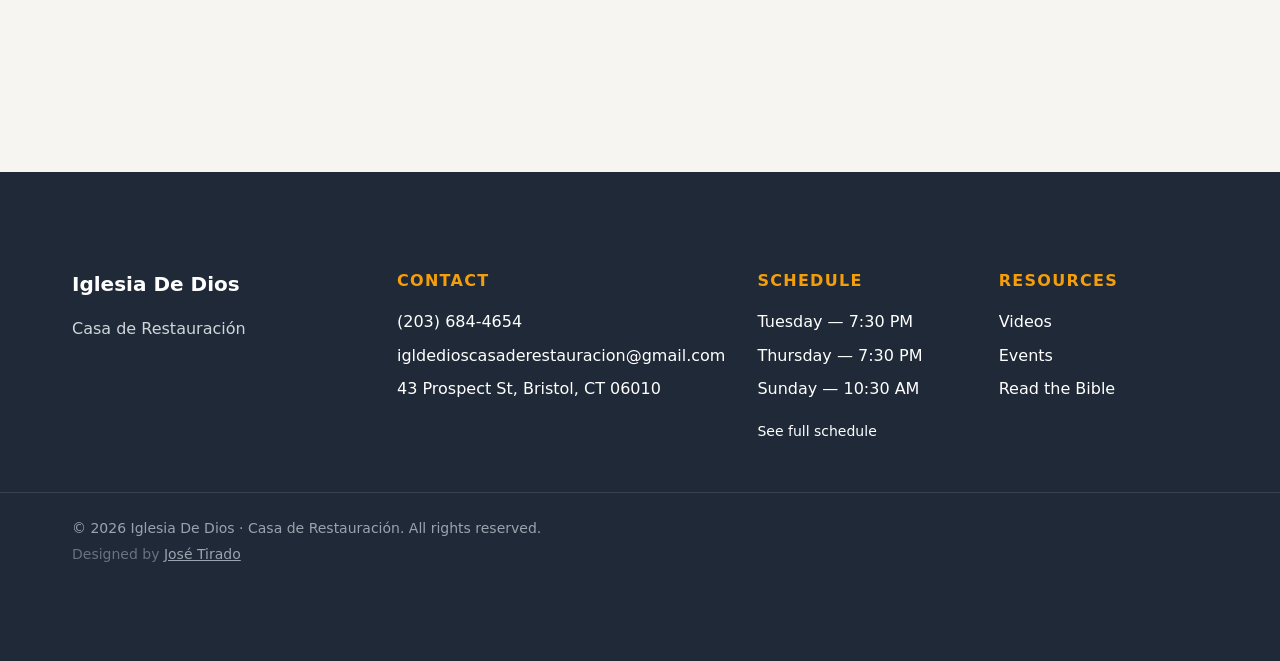
<file: en/schedule.html>
<!DOCTYPE html>
<html lang="en">
<head>
<meta charset="UTF-8">
<meta name="viewport" content="width=device-width, initial-scale=1.0">
<title>Schedule — Iglesia De Dios Casa de Restauración</title>

<link rel="stylesheet" href="../tokens.css">
<link rel="stylesheet" href="../layout.css">
<link rel="stylesheet" href="../horarios.css">
</head>
<body>

  <div class="site-bg-photo" aria-hidden="true"></div>

  <a class="skip-link" href="#main-content">Skip to main content</a>

  <header class="site-header" data-component="Header">
    <div class="site-header__inner">

      <a class="site-header__brand" href="index.html" aria-label="Iglesia De Dios Casa de Restauración — Home">
        <img class="site-header__logo" src="../assets/logo-icon.png" alt="">
        <span class="site-header__brand-text">
          <span class="site-header__brand-text-small">Iglesia De Dios</span>
          <span class="site-header__brand-text-large">Casa de Restauración</span>
        </span>
      </a>

      <button
        class="nav-toggle"
        type="button"
        aria-expanded="false"
        aria-controls="primary-navigation"
        data-nav-toggle
      >
        <span class="nav-toggle__bar"></span>
        <span class="nav-toggle__bar"></span>
        <span class="nav-toggle__bar"></span>
        <span class="visually-hidden">Open menu</span>
      </button>

      <div class="site-header__nav-group">
        <nav class="site-nav" id="primary-navigation" aria-label="Main navigation" data-nav>
          <ul class="site-nav__list">
            <li><a href="index.html">Home</a></li>
            <li><a href="about.html">About</a></li>
            <li><a href="schedule.html" aria-current="page">Schedule</a></li>
            <li><a href="videos.html">Videos</a></li>
            <li><a href="events.html">Events</a></li>
            <li><a href="contact.html">Contact</a></li>
          </ul>
        </nav>

        <div class="lang-switch" aria-label="Language selector">
          <a href="../horarios.html" lang="es" hreflang="es">ES</a>
          <span class="lang-switch__divider" aria-hidden="true">/</span>
          <a href="schedule.html" aria-current="true" lang="en">EN</a>
        </div>
      </div>

    </div>
  </header>

  <main id="main-content" class="site-main">
    <div class="container">

      <div class="page-header" data-component="PageHeader">
        <nav class="breadcrumb" aria-label="Breadcrumb">
          <a href="index.html">Home</a>
          <span aria-hidden="true">/</span>
          <span aria-current="page">Schedule</span>
        </nav>
        <h1 class="page-header__title">Service schedule</h1>
        <p class="page-header__lead">
          These are our regular gatherings. Everyone is welcome, whether
          it's your first visit or not.
        </p>
      </div>

      <section class="schedule-section" data-component="ScheduleTable" aria-labelledby="schedule-heading">
        <h2 id="schedule-heading" class="schedule-section__title">
          Regular services
        </h2>

        <div class="schedule-table-wrapper" data-schedule-status aria-live="polite">
          <p class="schedule-table__loading" data-schedule-loading>Loading schedule…</p>
        </div>
      </section>

      <section class="what-to-expect" data-component="WhatToExpect" aria-labelledby="what-to-expect-heading">
        <h2 id="what-to-expect-heading" class="what-to-expect__title">
          Come as you are
        </h2>
        <p class="what-to-expect__text">
          You don't need to prepare in any special way. Here you'll find a
          family ready to welcome you with love, no matter where you come
          from or what stage of life you're in. Our door — and our hearts —
          are open to you.
        </p>
      </section>

      <section class="cta-band" data-component="CTABand" aria-labelledby="cta-band-heading">
        <h2 id="cta-band-heading" class="cta-band__title">Have questions?</h2>
        <p class="cta-band__text">Reach out and we'll gladly help before your visit.</p>
        <a class="btn btn--primary" href="contact.html">Contact us</a>
      </section>

    </div>
  </main>

  <footer class="site-footer" data-component="Footer">
    <div class="container site-footer__inner">

      <div class="site-footer__block">
        <h2 class="site-footer__heading">Iglesia De Dios</h2>
        <p class="site-footer__text">Casa de Restauración</p>
      </div>

      <div class="site-footer__block">
        <h3 class="site-footer__heading site-footer__heading--small">Contact</h3>
        <ul class="site-footer__list">
          <li><a href="tel:+12036844654">(203) 684-4654</a></li>
          <li><a href="mailto:igldedioscasaderestauracion@gmail.com">igldedioscasaderestauracion@gmail.com</a></li>
          <li>43 Prospect St, Bristol, CT 06010</li>
        </ul>
      </div>

      <div class="site-footer__block">
        <h3 class="site-footer__heading site-footer__heading--small">Schedule</h3>
        <ul class="site-footer__list" data-footer-schedule></ul>
        <a class="site-footer__link-inline" href="schedule.html">See full schedule</a>
      </div>

      <div class="site-footer__block">
        <h3 class="site-footer__heading site-footer__heading--small">Resources</h3>
        <ul class="site-footer__list">
          <li><a href="videos.html">Videos</a></li>
          <li><a href="events.html">Events</a></li>
          <li><a href="https://www.bible.com/" target="_blank" rel="noopener">Read the Bible</a></li>
        </ul>
      </div>


    </div>

    <div class="site-footer__legal">
      <div class="container">
        <p>&copy; <span data-current-year>2026</span> Iglesia De Dios · Casa de Restauración. All rights reserved.<br class="site-footer__legal-break"><span class="site-footer__credit">Designed by <a href="mailto:jl.tir777@gmail.com">José Tirado</a></span></p>
      </div>
    </div>
  </footer>

  <script src="../layout.js"></script>
  <script src="../horarios.js"></script>
</body>
</html>
</file>
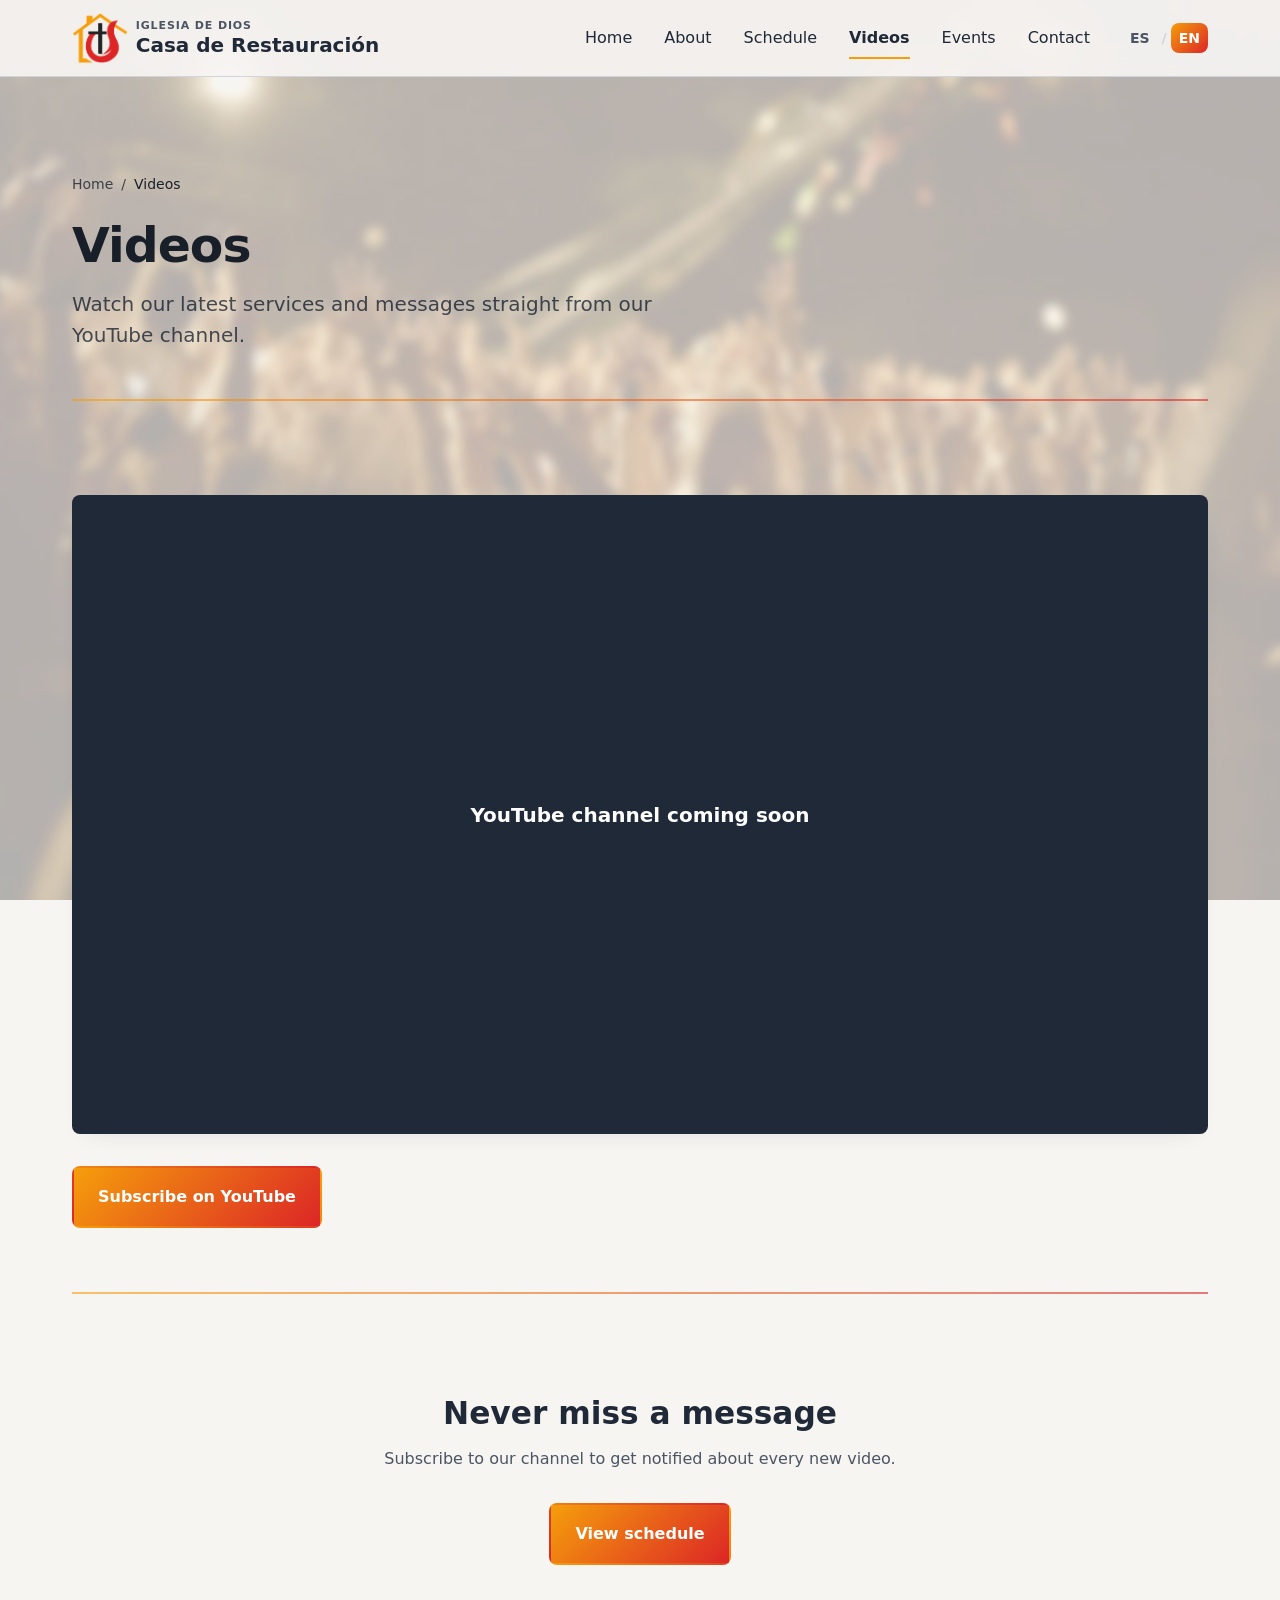
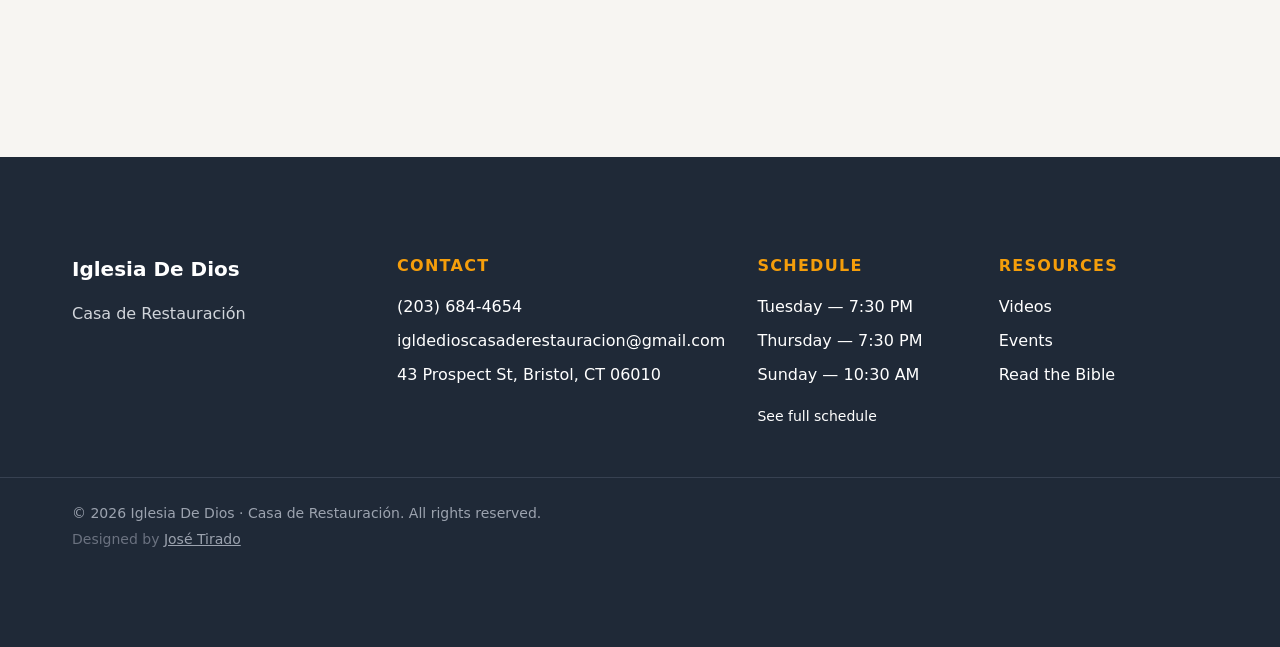
<file: en/videos.html>
<!DOCTYPE html>
<html lang="en">
<head>
<meta charset="UTF-8">
<meta name="viewport" content="width=device-width, initial-scale=1.0">
<title>Videos — Iglesia De Dios Casa de Restauración</title>

<link rel="stylesheet" href="../tokens.css">
<link rel="stylesheet" href="../layout.css">
<link rel="stylesheet" href="../videos.css">
</head>
<body>

  <div class="site-bg-photo" aria-hidden="true"></div>

  <a class="skip-link" href="#main-content">Skip to main content</a>

  <header class="site-header" data-component="Header">
    <div class="site-header__inner">

      <a class="site-header__brand" href="index.html" aria-label="Iglesia De Dios Casa de Restauración — Home">
        <img class="site-header__logo" src="../assets/logo-icon.png" alt="">
        <span class="site-header__brand-text">
          <span class="site-header__brand-text-small">Iglesia De Dios</span>
          <span class="site-header__brand-text-large">Casa de Restauración</span>
        </span>
      </a>

      <button
        class="nav-toggle"
        type="button"
        aria-expanded="false"
        aria-controls="primary-navigation"
        data-nav-toggle
      >
        <span class="nav-toggle__bar"></span>
        <span class="nav-toggle__bar"></span>
        <span class="nav-toggle__bar"></span>
        <span class="visually-hidden">Open menu</span>
      </button>

      <div class="site-header__nav-group">
        <nav class="site-nav" id="primary-navigation" aria-label="Main navigation" data-nav>
          <ul class="site-nav__list">
            <li><a href="index.html">Home</a></li>
            <li><a href="about.html">About</a></li>
            <li><a href="schedule.html">Schedule</a></li>
            <li><a href="videos.html" aria-current="page">Videos</a></li>
            <li><a href="events.html">Events</a></li>
            <li><a href="contact.html">Contact</a></li>
          </ul>
        </nav>

        <div class="lang-switch" aria-label="Language selector">
          <a href="../videos.html" lang="es" hreflang="es">ES</a>
          <span class="lang-switch__divider" aria-hidden="true">/</span>
          <a href="videos.html" aria-current="true" lang="en">EN</a>
        </div>
      </div>

    </div>
  </header>

  <main id="main-content" class="site-main">
    <div class="container">

      <div class="page-header" data-component="PageHeader">
        <nav class="breadcrumb" aria-label="Breadcrumb">
          <a href="index.html">Home</a>
          <span aria-hidden="true">/</span>
          <span aria-current="page">Videos</span>
        </nav>
        <h1 class="page-header__title">Videos</h1>
        <p class="page-header__lead">
          Watch our latest services and messages straight from our
          YouTube channel.
        </p>
      </div>

      <section class="videos-section" data-component="VideoEmbed" aria-labelledby="videos-heading">
        <h2 id="videos-heading" class="visually-hidden">Latest videos</h2>

        <!--
          HOW TO CONNECT THE REAL CHANNEL (pending):
          1. Open the YouTube channel page in a browser.
          2. The Channel ID starts with "UC..." (found in the URL or
             under About > Share channel > Copy channel ID).
          3. Replace "UC..." below with "UU..." (only the first two
             letters change) and paste it into the iframe src.
          4. Delete the <div class="video-embed__placeholder">...</div>
             below — it's no longer needed.

          <iframe
            src="https://www.youtube.com/embed/videoseries?list=UUxxxxxxxxxxxxxxxxxxxxxxxx"
            title="Latest videos from Iglesia De Dios Casa de Restauración"
            allow="accelerometer; autoplay; clipboard-write; encrypted-media; gyroscope; picture-in-picture"
            allowfullscreen
          ></iframe>
        -->
        <div class="video-embed">
          <div class="video-embed__placeholder">
            <p class="video-embed__placeholder-title">YouTube channel coming soon</p>
          </div>
        </div>

        <div class="videos-subscribe">
          <!-- Replace "#" with the real channel link -->
          <a class="btn btn--primary" href="#" target="_blank" rel="noopener">
            Subscribe on YouTube
          </a>
        </div>
      </section>

      <section class="cta-band" data-component="CTABand" aria-labelledby="cta-band-heading">
        <h2 id="cta-band-heading" class="cta-band__title">Never miss a message</h2>
        <p class="cta-band__text">Subscribe to our channel to get notified about every new video.</p>
        <a class="btn btn--primary" href="schedule.html">View schedule</a>
      </section>

    </div>
  </main>

  <footer class="site-footer" data-component="Footer">
    <div class="container site-footer__inner">

      <div class="site-footer__block">
        <h2 class="site-footer__heading">Iglesia De Dios</h2>
        <p class="site-footer__text">Casa de Restauración</p>
      </div>

      <div class="site-footer__block">
        <h3 class="site-footer__heading site-footer__heading--small">Contact</h3>
        <ul class="site-footer__list">
          <li><a href="tel:+12036844654">(203) 684-4654</a></li>
          <li><a href="mailto:igldedioscasaderestauracion@gmail.com">igldedioscasaderestauracion@gmail.com</a></li>
          <li>43 Prospect St, Bristol, CT 06010</li>
        </ul>
      </div>

      <div class="site-footer__block">
        <h3 class="site-footer__heading site-footer__heading--small">Schedule</h3>
        <ul class="site-footer__list" data-footer-schedule></ul>
        <a class="site-footer__link-inline" href="schedule.html">See full schedule</a>
      </div>

      <div class="site-footer__block">
        <h3 class="site-footer__heading site-footer__heading--small">Resources</h3>
        <ul class="site-footer__list">
          <li><a href="videos.html">Videos</a></li>
          <li><a href="events.html">Events</a></li>
          <li><a href="https://www.bible.com/" target="_blank" rel="noopener">Read the Bible</a></li>
        </ul>
      </div>


    </div>

    <div class="site-footer__legal">
      <div class="container">
        <p>&copy; <span data-current-year>2026</span> Iglesia De Dios · Casa de Restauración. All rights reserved.<br class="site-footer__legal-break"><span class="site-footer__credit">Designed by <a href="mailto:jl.tir777@gmail.com">José Tirado</a></span></p>
      </div>
    </div>
  </footer>

  <script src="../layout.js"></script>
  <script>
    fetch('data/horarios.json')
      .then((r) => r.json())
      .then((data) => {
        const list = document.querySelector('[data-footer-schedule]');
        if (!list) return;
        data.servicios.forEach((s) => {
          const li = document.createElement('li');
          li.textContent = `${s.dia} — ${s.hora}`;
          list.appendChild(li);
        });
      })
      .catch((err) => console.error(err));
  </script>
</body>
</html>
</file>
<file: tokens.css>
/* ==========================================================================
   Casa de Restauración — Iglesia De Dios
   tokens.css — Fuente única de verdad para color, tipografía y espaciado.
   Ningún componente debe usar valores hardcodeados fuera de este archivo.
   ========================================================================== */

:root {

  /* ------------------------------------------------------------------------
     1. COLOR
     Oro y rojo son acentos (~10% combinado), nunca fondos dominantes.
     ------------------------------------------------------------------------ */

  /* Acento primario — Oro Gloria */
  --color-gold: #F59E0B;
  --color-gold-hover: #D97706;

  /* Acento secundario — Rojo Escarlata */
  --color-scarlet: #DC2626;
  --color-scarlet-hover: #B91C1C;

  /* Neutros — Gris Base */
  --color-base: #1F2937;
  --color-base-soft: #4B5563;

  /* Superficies */
  --color-surface: #FFFFFF;
  --color-surface-alt: #F9FAFB;

  /* Foco / accesibilidad */
  --color-focus: #F59E0B;

  /* Estados de formulario */
  --color-border-default: #D1D5DB;
  --color-error: #DC2626;
  --color-success: #16A34A;

  /* Fondo base del sitio — crema cálido, no blanco puro.
     Es lo que rompe la sensación de "plantilla" en todas las secciones,
     no solo en el Hero. */
  --color-cream: #F7F5F2;

  /* Superficie de firma (reservada; ya no es el fondo del Hero) */
  --color-ink: #14110F;
  --color-ink-soft: #241E1A;
  --color-on-ink: #FFFFFF;
  --color-on-ink-soft: #C9C2BA;

  /* Superficie cálida alterna — reemplaza el gris plano entre secciones */
  --color-surface-warm: #FBF6EF;

  /* Degradado de marca — la "llama" del logo, usado con moderación
     en glows, divisores de sección y el botón primario. */
  --gradient-flame: linear-gradient(135deg, var(--color-gold) 0%, var(--color-scarlet) 100%);
  --gradient-flame-soft: linear-gradient(135deg, var(--color-gold-hover) 0%, var(--color-scarlet-hover) 100%);
  --shadow-elevated: 0 20px 60px -20px rgba(220, 38, 38, 0.35);

  /* ------------------------------------------------------------------------
     2. TIPOGRAFÍA
     Escala modular: base 16px, razón 1.25 (tercera mayor).
     Tamaños en rem para respetar preferencias de zoom del usuario.
     ------------------------------------------------------------------------ */

  /* Familias (asignar la fuente real en el proyecto de fuentes) */
  --font-display: 'Sans Display', system-ui, sans-serif;
  --font-body: 'Sans Body', system-ui, sans-serif;

  /* Tamaños — desktop */
  --text-h1: 3.052rem;      /* ~49px */
  --text-h2: 2.441rem;      /* ~39px */
  --text-h3: 1.953rem;      /* ~31px */
  --text-h4: 1.25rem;       /* ~20px */
  --text-body-lg: 1.25rem;  /* ~20px */
  --text-body: 1rem;        /* 16px  — piso mínimo, nunca baja de aquí */
  --text-small: 0.875rem;   /* ~14px */
  --text-eyebrow: 0.875rem; /* ~14px */

  /* Tamaños — móvil (sobrescribir en breakpoint, ver ejemplo abajo) */
  --text-h1-mobile: 2.441rem;
  --text-h2-mobile: 1.953rem;
  --text-h3-mobile: 1.563rem;
  --text-h4-mobile: 1.125rem;
  --text-body-lg-mobile: 1.125rem;
  --text-eyebrow-mobile: 0.8125rem;

  /* Pesos */
  --font-weight-regular: 400;
  --font-weight-medium: 500;
  --font-weight-semibold: 600;
  --font-weight-bold: 700;

  /* Line-height */
  --leading-h1: 1.1;
  --leading-h2: 1.15;
  --leading-h3: 1.2;
  --leading-h4: 1.3;
  --leading-body: 1.6;
  --leading-body-lg: 1.55;
  --leading-small: 1.5;
  --leading-eyebrow: 1.2;

  /* Letter-spacing */
  --tracking-h1: -0.02em;
  --tracking-h2: -0.01em;
  --tracking-h3: 0em;
  --tracking-body: 0em;
  --tracking-small: 0.01em;
  --tracking-eyebrow: 0.08em;

  /* Ancho máximo de lectura */
  --measure-max: 65ch;

  /* ------------------------------------------------------------------------
     3. ESPACIADO
     Sistema en base 8px. Prohibido usar valores fuera de esta escala.
     ------------------------------------------------------------------------ */

  --space-1: 0.25rem;  /* 4px  — ajustes micro (icono ↔ texto) */
  --space-2: 0.5rem;   /* 8px  — interior de badges, gaps mínimos */
  --space-3: 1rem;     /* 16px — padding interno de botones e inputs */
  --space-4: 1.5rem;   /* 24px — padding interno de tarjetas */
  --space-5: 2rem;     /* 32px — separación entre bloques de una sección */
  --space-6: 3rem;     /* 48px — margen entre subsecciones */
  --space-7: 4rem;     /* 64px — padding vertical de sección (móvil) */
  --space-8: 6rem;     /* 96px — padding vertical de sección (desktop) */
  --space-9: 8rem;     /* 128px — separación hero / momentos de respiro */

  /* ------------------------------------------------------------------------
     4. LAYOUT
     ------------------------------------------------------------------------ */

  --container-max: 1200px;
  --container-padding-mobile: var(--space-4);
  --container-padding-desktop: var(--space-5);

  /* ------------------------------------------------------------------------
     5. INTERACCIÓN
     ------------------------------------------------------------------------ */

  --transition-interactive: all 150ms ease-out;
  --radius-default: 8px;
  --focus-ring: 3px solid var(--color-focus);
  --focus-ring-offset: 2px;
  --tap-target-min: 44px;
}

/* ==========================================================================
   Ajuste responsivo de escala tipográfica.
   Ejemplo de aplicación — el componente consume --text-h1, etc.,
   y este breakpoint reasigna el valor mobile al token base.
   ========================================================================== */
@media (max-width: 768px) {
  :root {
    --text-h1: var(--text-h1-mobile);
    --text-h2: var(--text-h2-mobile);
    --text-h3: var(--text-h3-mobile);
    --text-h4: var(--text-h4-mobile);
    --text-body-lg: var(--text-body-lg-mobile);
    --text-eyebrow: var(--text-eyebrow-mobile);
  }
}

/* ==========================================================================
   Accesibilidad — respeta la preferencia de movimiento reducido.
   ========================================================================== */
@media (prefers-reduced-motion: reduce) {
  :root {
    --transition-interactive: none;
  }
}
</file>
<file: layout.css>
/* ==========================================================================
   layout.css — Header, contenedor principal y Footer.
   Toda medida, color y tipografía proviene de tokens.css.
   No se introducen valores mágicos en este archivo.
   ========================================================================== */

/* --------------------------------------------------------------------------
   Reset mínimo + base
   -------------------------------------------------------------------------- */
*, *::before, *::after { box-sizing: border-box; }

body {
  margin: 0;
  font-family: var(--font-body);
  font-size: var(--text-body);
  line-height: var(--leading-body);
  color: var(--color-base);
  /* Crema cálido en todo el sitio — el Hero añade su propio resplandor
     de color arriba, que se desvanece hacia este mismo tono. */
  background: var(--color-cream);
}

.visually-hidden {
  position: absolute;
  width: 1px; height: 1px;
  padding: 0; margin: -1px;
  overflow: hidden;
  clip: rect(0, 0, 0, 0);
  white-space: nowrap;
  border: 0;
}

.skip-link {
  position: absolute;
  left: var(--space-3);
  top: -100px;
  background: var(--color-base);
  color: var(--color-surface);
  padding: var(--space-2) var(--space-4);
  border-radius: var(--radius-default);
  z-index: 100;
  transition: var(--transition-interactive);
}
.skip-link:focus {
  top: var(--space-3);
  outline: var(--focus-ring);
  outline-offset: var(--focus-ring-offset);
}

/* --------------------------------------------------------------------------
   Contenedor principal — regla única de ancho para todo el sitio
   -------------------------------------------------------------------------- */
.container {
  max-width: var(--container-max);
  margin-inline: auto;
  padding-inline: var(--container-padding-mobile);
}

@media (min-width: 768px) {
  .container {
    padding-inline: var(--container-padding-desktop);
  }
}

/* --------------------------------------------------------------------------
   HEADER — sticky
   -------------------------------------------------------------------------- */
.site-header {
  position: sticky;
  top: 0;
  z-index: 50;
  background: rgba(247, 245, 242, 0.92);
  backdrop-filter: blur(8px);
  border-bottom: 1px solid var(--color-border-default);
}

.site-header__inner {
  max-width: var(--container-max);
  margin-inline: auto;
  padding-inline: var(--container-padding-mobile);
  height: 76px;
  display: flex;
  align-items: center;
  justify-content: space-between;
  gap: var(--space-4);
}

.site-header__nav-group {
  display: flex;
  align-items: center;
  gap: var(--space-5);
}

@media (min-width: 768px) {
  .site-header__inner {
    padding-inline: var(--container-padding-desktop);
  }
}

.site-header__brand {
  display: flex;
  align-items: center;
  gap: var(--space-2);
  text-decoration: none;
  color: var(--color-base);
  flex-shrink: 0;
}

.site-header__brand-text {
  display: flex;
  flex-direction: column;
  line-height: 1.2;
  white-space: nowrap;
}

.site-header__brand-text-small {
  font-size: 11px;
  font-weight: var(--font-weight-semibold);
  letter-spacing: var(--tracking-eyebrow);
  text-transform: uppercase;
  color: var(--color-base-soft);
}

.site-header__brand-text-large {
  font-family: var(--font-display);
  font-size: var(--text-h4);
  font-weight: var(--font-weight-bold);
  color: var(--color-base);
}

/* En pantallas angostas, el texto completo + el menú compiten por espacio.
   Ocultamos la línea pequeña y dejamos solo el nombre principal. */
@media (max-width: 480px) {
  .site-header__brand-text-small {
    display: none;
  }
  .site-header__brand-text-large {
    font-size: var(--text-body);
  }
}

.site-header__logo {
  height: 52px;
  width: auto;
  display: block;
}

/* --------------------------------------------------------------------------
   Navegación primaria
   -------------------------------------------------------------------------- */
.site-nav__list {
  list-style: none;
  display: flex;
  gap: var(--space-5);
  margin: 0;
  padding: 0;
}

.site-nav__list a {
  position: relative;
  display: inline-block;
  padding-block: var(--space-2);
  color: var(--color-base);
  text-decoration: none;
  font-weight: var(--font-weight-medium);
  font-size: var(--text-body);
  transition: var(--transition-interactive);
}

/* Subrayado oro animado — crece de 0 a 100% en hover */
.site-nav__list a::after {
  content: "";
  position: absolute;
  left: 0;
  bottom: 0;
  height: 2px;
  width: 0%;
  background: var(--color-gold);
  transition: var(--transition-interactive);
}

.site-nav__list a:hover::after {
  width: 100%;
}

/* Página actual — subrayado persistente + peso mayor */
.site-nav__list a[aria-current="page"] {
  font-weight: var(--font-weight-semibold);
}
.site-nav__list a[aria-current="page"]::after {
  width: 100%;
}

.site-nav__list a:focus-visible {
  outline: var(--focus-ring);
  outline-offset: var(--focus-ring-offset);
  border-radius: 2px;
}

/* --------------------------------------------------------------------------
   Toggle de menú móvil
   -------------------------------------------------------------------------- */
.nav-toggle {
  display: none;
  flex-direction: column;
  justify-content: center;
  gap: 5px;
  width: var(--tap-target-min);
  height: var(--tap-target-min);
  background: none;
  border: none;
  cursor: pointer;
}

.nav-toggle__bar {
  width: 24px;
  height: 2px;
  background: var(--color-base);
  transition: var(--transition-interactive);
}

.nav-toggle:focus-visible {
  outline: var(--focus-ring);
  outline-offset: var(--focus-ring-offset);
}

@media (max-width: 767px) {
  .nav-toggle { display: flex; }

  .site-nav {
    position: absolute;
    top: 76px;
    left: 0;
    right: 0;
    background: var(--color-surface);
    border-bottom: 1px solid var(--color-border-default);
    max-height: 0;
    overflow: hidden;
    transition: var(--transition-interactive);
  }

  .site-nav[data-open="true"] {
    max-height: 320px;
  }

  .site-nav__list {
    flex-direction: column;
    gap: 0;
    padding: var(--space-3) var(--container-padding-mobile) var(--space-4);
  }

  .site-nav__list a {
    display: block;
    padding-block: var(--space-3);
  }
}

/* --------------------------------------------------------------------------
   LANGUAGE SWITCH — selector ES / EN en el header
   -------------------------------------------------------------------------- */
.lang-switch {
  display: flex;
  align-items: center;
  gap: var(--space-1);
  font-size: var(--text-small);
  font-weight: var(--font-weight-semibold);
}

.lang-switch a {
  padding: var(--space-1) var(--space-2);
  border-radius: var(--radius-default);
  color: var(--color-base-soft);
  text-decoration: none;
  transition: var(--transition-interactive);
}

.lang-switch a:hover {
  color: var(--color-scarlet);
}

.lang-switch a:focus-visible {
  outline: var(--focus-ring);
  outline-offset: var(--focus-ring-offset);
}

.lang-switch a[aria-current="true"] {
  color: var(--color-surface);
  background: var(--gradient-flame);
}

.lang-switch__divider {
  color: var(--color-border-default);
}

/* --------------------------------------------------------------------------
   BUTTON — componente compartido (Home, CTABand de páginas internas, etc.)
   -------------------------------------------------------------------------- */
.btn {
  display: inline-flex;
  align-items: center;
  justify-content: center;
  min-height: var(--tap-target-min);
  padding: var(--space-3) var(--space-4);
  border-radius: var(--radius-default);
  font-weight: var(--font-weight-semibold);
  text-decoration: none;
  font-size: var(--text-body);
  transition: var(--transition-interactive);
  border: 2px solid transparent;
  cursor: pointer;
}

.btn--primary {
  background: var(--gradient-flame);
  color: var(--color-on-ink);
}
.btn--primary:hover {
  background: var(--gradient-flame-soft);
  transform: translateY(-1px);
  box-shadow: var(--shadow-elevated);
}
.btn--primary:active {
  transform: translateY(0);
  box-shadow: none;
}
.btn--primary:focus-visible {
  outline: var(--focus-ring);
  outline-offset: var(--focus-ring-offset);
}

.btn--secondary {
  background: transparent;
  border-color: var(--color-base);
  color: var(--color-base);
}
.btn--secondary:hover {
  background: var(--color-base);
  color: var(--color-surface);
}
.btn--secondary:active {
  background: #111827;
}
.btn--secondary:focus-visible {
  outline: var(--focus-ring);
  outline-offset: var(--focus-ring-offset);
}

/* Variante para uso sobre --color-ink (ej. Hero): invierte el contraste */
.btn--on-ink {
  border-color: var(--color-on-ink-soft);
  color: var(--color-on-ink);
}
.btn--on-ink:hover {
  background: var(--color-on-ink);
  color: var(--color-ink);
}
.btn--on-ink:active {
  background: var(--color-on-ink-soft);
}

/* --------------------------------------------------------------------------
   PAGE HEADER + BREADCRUMB — compartido por todas las páginas internas
   -------------------------------------------------------------------------- */
.breadcrumb {
  display: flex;
  gap: var(--space-2);
  align-items: center;
  font-size: var(--text-small);
  color: var(--color-base-soft);
  margin-bottom: var(--space-4);
}

.breadcrumb a {
  color: var(--color-base-soft);
  text-decoration: none;
  transition: var(--transition-interactive);
}
.breadcrumb a:hover {
  color: var(--color-scarlet);
}
.breadcrumb a:focus-visible {
  outline: var(--focus-ring);
  outline-offset: var(--focus-ring-offset);
}

.breadcrumb [aria-current="page"] {
  color: var(--color-base);
  font-weight: var(--font-weight-medium);
}

.page-header {
  max-width: var(--measure-max);
  padding-block-end: var(--space-6);
}

.page-header__title {
  font-family: var(--font-display);
  font-size: var(--text-h1);
  font-weight: var(--font-weight-bold);
  line-height: var(--leading-h1);
  letter-spacing: var(--tracking-h1);
  color: var(--color-base);
  margin: 0 0 var(--space-3);
}

.page-header__lead {
  font-size: var(--text-body-lg);
  line-height: var(--leading-body-lg);
  color: var(--color-base-soft);
  margin: 0;
}

/* --------------------------------------------------------------------------
   CTA BAND — cierre estándar compartido por páginas internas
   -------------------------------------------------------------------------- */
.cta-band {
  padding-block: var(--space-8);
  position: relative;
  text-align: center;
}
.cta-band::before {
  content: "";
  position: absolute;
  top: 0; left: 0; right: 0;
  height: 2px;
  background: var(--gradient-flame);
  opacity: 0.6;
}

.cta-band__title {
  font-family: var(--font-display);
  font-size: var(--text-h3);
  font-weight: var(--font-weight-semibold);
  color: var(--color-base);
  margin: 0 0 var(--space-2);
}

.cta-band__text {
  font-size: var(--text-body);
  color: var(--color-base-soft);
  margin: 0 0 var(--space-5);
}

/* --------------------------------------------------------------------------
   FOTO DE FONDO FIJA — compartida por todo el sitio, no solo el Home.
   position:fixed la ancla al viewport completo, así se queda quieta
   mientras el contenido de cada página se desliza por encima al hacer
   scroll. Va como primer hijo de <body> en cada archivo HTML.
   -------------------------------------------------------------------------- */
.site-bg-photo {
  position: fixed;
  inset: 0;
  background: url('assets/hero-bg-blurred.jpg') center 30% / cover no-repeat;
  opacity: 0.28;
  mix-blend-mode: multiply;
  z-index: 0;
  pointer-events: none;
  /* Fuerza a Safari/iOS a crear una capa de composición propia.
     Sin esto, combinar position:fixed + filter + mix-blend-mode
     hace que Safari simplemente no dibuje el elemento (queda invisible). */
  -webkit-transform: translateZ(0);
  transform: translateZ(0);
  will-change: transform;
}

/* --------------------------------------------------------------------------
   MAIN
   -------------------------------------------------------------------------- */
.site-main {
  padding-block: var(--space-7);
}

@media (min-width: 1024px) {
  .site-main {
    padding-block: var(--space-8);
  }
}

/* --------------------------------------------------------------------------
   FOOTER
   -------------------------------------------------------------------------- */
.site-footer {
  background: var(--color-base);
  color: var(--color-surface);
  padding-block: var(--space-8);
}

.site-footer__inner {
  display: grid;
  grid-template-columns: 1fr;
  gap: var(--space-6);
}

@media (min-width: 768px) {
  .site-footer__inner {
    grid-template-columns: 1.4fr 1fr 1fr;
    gap: var(--space-5);
  }
}

@media (min-width: 1024px) {
  .site-footer__inner {
    grid-template-columns: 1.4fr 1fr 1fr 1fr;
  }
}

.site-footer__heading {
  font-family: var(--font-display);
  font-size: var(--text-h4);
  font-weight: var(--font-weight-semibold);
  margin: 0 0 var(--space-3);
  color: var(--color-surface);
}

.site-footer__heading--small {
  font-size: var(--text-body);
  text-transform: uppercase;
  letter-spacing: var(--tracking-eyebrow);
  color: var(--color-gold);
}

.site-footer__text {
  margin: 0;
  color: #D1D5DB;
}

.site-footer__list,
.site-footer__social {
  list-style: none;
  margin: 0 0 var(--space-3);
  padding: 0;
  display: flex;
  flex-direction: column;
  gap: var(--space-2);
}

.site-footer__list a,
.site-footer__social a,
.site-footer__link-inline {
  color: var(--color-surface);
  text-decoration: none;
  border-bottom: 1px solid transparent;
  transition: var(--transition-interactive);
}

.site-footer__list a:hover,
.site-footer__social a:hover,
.site-footer__link-inline:hover {
  color: var(--color-gold);
  border-bottom-color: var(--color-gold);
}

.site-footer__list a:focus-visible,
.site-footer__social a:focus-visible,
.site-footer__link-inline:focus-visible {
  outline: var(--focus-ring);
  outline-offset: var(--focus-ring-offset);
}

.site-footer__link-inline {
  display: inline-block;
  font-size: var(--text-small);
}

.site-footer__legal {
  border-top: 1px solid #374151;
  margin-top: var(--space-6);
  padding-top: var(--space-4);
}

.site-footer__legal p {
  margin: 0;
  font-size: var(--text-small);
  color: #9CA3AF;
  line-height: 1.6;
}

.site-footer__legal-break {
  display: block;
  content: "";
  margin-top: var(--space-1);
}

.site-footer__credit {
  font-size: var(--text-small);
  color: #6B7280;
}

.site-footer__credit a {
  color: #9CA3AF;
  text-decoration: underline;
  transition: var(--transition-interactive);
}
.site-footer__credit a:hover {
  color: var(--color-gold);
}
.site-footer__credit a:focus-visible {
  outline: var(--focus-ring);
  outline-offset: var(--focus-ring-offset);
}
</file>
<file: home.css>
/* ==========================================================================
   home.css — Estilos específicos de la página Home.
   Header/Footer viven en layout.css; este archivo solo cubre
   Hero, ServiceHighlight y AboutTeaser.
   ========================================================================== */

/* --------------------------------------------------------------------------
   HERO
   Fondo crema con dos resplandores suaves (oro y escarlata) posicionados
   arriba, que se desvanecen hacia el mismo crema del resto del sitio.
   Esta transición de color es la firma visual de la página.
   -------------------------------------------------------------------------- */
.hero {
  position: relative;
  overflow: hidden;
  max-width: none;
  margin-inline: calc(-1 * var(--container-padding-mobile));
  padding: var(--space-9) var(--container-padding-mobile) var(--space-8);
  background:
    radial-gradient(1100px 600px at 15% -10%, rgba(245, 158, 11, 0.22), transparent 55%),
    radial-gradient(900px 550px at 90% 0%, rgba(220, 38, 38, 0.16), transparent 50%),
    rgba(247, 245, 242, 0.85);
  color: var(--color-base);
}

@media (min-width: 768px) {
  .hero {
    margin-inline: calc(-1 * var(--container-padding-desktop));
    padding-inline: var(--container-padding-desktop);
  }
}

/* .site-bg-photo ahora vive en layout.css (compartida por todo el sitio,
   no solo el Home). */

.hero__inner {
  position: relative;
  z-index: 1;
  max-width: 48rem;
  margin-inline: auto;
}

.hero__eyebrow {
  font-size: var(--text-eyebrow);
  font-weight: var(--font-weight-semibold);
  letter-spacing: var(--tracking-eyebrow);
  text-transform: uppercase;
  color: var(--color-scarlet);
  margin: 0 0 var(--space-3);
}

.hero__title {
  font-family: var(--font-display);
  font-size: var(--text-h1);
  font-weight: var(--font-weight-bold);
  line-height: var(--leading-h1);
  letter-spacing: var(--tracking-h1);
  text-transform: uppercase;
  color: var(--color-base);
  margin: 0 0 var(--space-4);
}

.hero__lead {
  font-size: var(--text-body-lg);
  line-height: var(--leading-body-lg);
  color: var(--color-base-soft);
  max-width: var(--measure-max);
  margin: 0 0 var(--space-6);
}

.hero__actions {
  display: flex;
  flex-wrap: wrap;
  gap: var(--space-3);
}

.hero__resource {
  margin: var(--space-4) 0 0;
}

.hero__resource a {
  color: var(--color-base-soft);
  font-size: var(--text-small);
  font-weight: var(--font-weight-medium);
  text-decoration: underline;
  transition: var(--transition-interactive);
}
.hero__resource a:hover {
  color: var(--color-scarlet);
}
.hero__resource a:focus-visible {
  outline: var(--focus-ring);
  outline-offset: var(--focus-ring-offset);
}

/* Los estilos de .btn (componente compartido) ahora viven en layout.css,
   ya que se usan tanto en el Home como en el CTABand de páginas internas. */

/* --------------------------------------------------------------------------
   SERVICE HIGHLIGHT
   -------------------------------------------------------------------------- */
.service-highlight {
  padding-block: var(--space-7);
  position: relative;
}

/* Divisor de firma — reemplaza el hairline gris genérico */
.service-highlight::before {
  content: "";
  position: absolute;
  top: 0;
  left: 0;
  right: 0;
  height: 2px;
  background: var(--gradient-flame);
  opacity: 0.6;
}

.service-highlight__title {
  font-family: var(--font-display);
  font-size: var(--text-h3);
  font-weight: var(--font-weight-semibold);
  line-height: var(--leading-h3);
  color: var(--color-base);
  margin: var(--space-4) 0 var(--space-4);
}

.service-highlight__card {
  position: relative;
  background: var(--color-surface);
  border: 1px solid var(--color-border-default);
  border-radius: var(--radius-default);
  padding: var(--space-5) var(--space-5) var(--space-5) calc(var(--space-5) + var(--space-1));
  display: flex;
  flex-direction: column;
  gap: var(--space-2);
  box-shadow: 0 8px 24px -12px rgba(31, 41, 55, 0.15);
  overflow: hidden;
}

.service-highlight__card::before {
  content: "";
  position: absolute;
  top: 0;
  left: 0;
  bottom: 0;
  width: 4px;
  background: var(--gradient-flame);
}

.service-highlight__loading {
  margin: 0;
  color: var(--color-base-soft);
  font-size: var(--text-small);
}

.service-highlight__day {
  font-family: var(--font-display);
  font-size: var(--text-h4);
  font-weight: var(--font-weight-semibold);
  color: var(--color-base);
  margin: 0;
}

.service-highlight__meta {
  font-size: var(--text-body);
  color: var(--color-base-soft);
  margin: 0;
}

.service-highlight__link {
  align-self: flex-start;
  margin-top: var(--space-2);
  color: var(--color-scarlet);
  font-weight: var(--font-weight-medium);
  text-decoration: underline;
  transition: var(--transition-interactive);
}
.service-highlight__link:hover {
  color: var(--color-scarlet-hover);
}
.service-highlight__link:focus-visible {
  outline: var(--focus-ring);
  outline-offset: var(--focus-ring-offset);
}

/* Estado de error — mismo componente, distinto contenido inyectado por home.js */
.service-highlight__error {
  margin: 0;
  color: var(--color-error);
  font-size: var(--text-small);
}

/* --------------------------------------------------------------------------
   ABOUT TEASER
   -------------------------------------------------------------------------- */
.about-teaser {
  padding-block: var(--space-8);
  margin-inline: calc(-1 * var(--container-padding-mobile));
  padding-inline: var(--container-padding-mobile);
  background: rgba(251, 246, 239, 0.75);
  position: relative;
  z-index: 1;
}

@media (min-width: 768px) {
  .about-teaser {
    margin-inline: calc(-1 * var(--container-padding-desktop));
    padding-inline: var(--container-padding-desktop);
  }
}

.about-teaser__content {
  max-width: var(--measure-max);
  margin-inline: auto;
}

.about-teaser__eyebrow {
  font-size: var(--text-eyebrow);
  font-weight: var(--font-weight-semibold);
  letter-spacing: var(--tracking-eyebrow);
  text-transform: uppercase;
  color: var(--color-gold-hover);
  margin: 0 0 var(--space-2);
}

.about-teaser__title {
  font-family: var(--font-display);
  font-size: var(--text-h2);
  font-weight: var(--font-weight-bold);
  line-height: var(--leading-h2);
  letter-spacing: var(--tracking-h2);
  color: var(--color-base);
  margin: 0 0 var(--space-4);
}

.about-teaser__text {
  font-size: var(--text-body);
  line-height: var(--leading-body);
  color: var(--color-base-soft);
  margin: 0 0 var(--space-4);
}

.about-teaser__pastor {
  font-size: var(--text-body);
  font-weight: var(--font-weight-semibold);
  color: var(--color-base);
  margin: 0 0 var(--space-3);
}

.about-teaser__bilingual {
  width: fit-content;
  font-size: var(--text-small);
  font-weight: var(--font-weight-medium);
  color: var(--color-base);
  background: var(--color-surface);
  border: 1px solid var(--color-border-default);
  border-radius: 999px;
  padding: var(--space-2) var(--space-4);
  margin: 0 0 var(--space-4);
}

.about-teaser__link {
  color: var(--color-scarlet);
  font-weight: var(--font-weight-semibold);
  text-decoration: underline;
  transition: var(--transition-interactive);
}
.about-teaser__link:hover {
  color: var(--color-scarlet-hover);
}
.about-teaser__link:focus-visible {
  outline: var(--focus-ring);
  outline-offset: var(--focus-ring-offset);
}
</file>
<file: contacto.css>
/* ==========================================================================
   contacto.css — Estilos específicos de /contacto.
   Header/Footer/PageHeader viven en layout.css.
   ========================================================================== */

.contact-layout {
  padding-block: var(--space-7);
  position: relative;
  display: grid;
  grid-template-columns: 1fr;
  gap: var(--space-6);
}
.contact-layout::before {
  content: "";
  position: absolute;
  top: 0; left: 0; right: 0;
  height: 2px;
  background: var(--gradient-flame);
  opacity: 0.6;
}

@media (min-width: 900px) {
  .contact-layout {
    grid-template-columns: 1fr 1.2fr;
    gap: var(--space-7);
  }
}

/* --------------------------------------------------------------------------
   CONTACT INFO
   -------------------------------------------------------------------------- */
.contact-info {
  margin-top: var(--space-4);
  display: flex;
  flex-direction: column;
  gap: var(--space-5);
}

.contact-info__block {
  padding-bottom: var(--space-4);
  border-bottom: 1px solid var(--color-border-default);
}
.contact-info__block:last-of-type {
  border-bottom: none;
}

.contact-info__label {
  font-size: var(--text-eyebrow);
  font-weight: var(--font-weight-semibold);
  letter-spacing: var(--tracking-eyebrow);
  text-transform: uppercase;
  color: var(--color-scarlet);
  margin: 0 0 var(--space-2);
}

.contact-info__value {
  font-size: var(--text-body);
  color: var(--color-base);
  margin: 0;
}

.contact-info__link {
  text-decoration: none;
  border-bottom: 1px solid transparent;
  transition: var(--transition-interactive);
}
.contact-info__link:hover {
  border-bottom-color: var(--color-scarlet);
}
.contact-info__link:focus-visible {
  outline: var(--focus-ring);
  outline-offset: var(--focus-ring-offset);
}

.contact-info__schedule {
  list-style: none;
  margin: 0 0 var(--space-2);
  padding: 0;
  display: flex;
  flex-direction: column;
  gap: var(--space-1);
  font-size: var(--text-body);
  color: var(--color-base);
}

.contact-info__loading {
  color: var(--color-base-soft);
  font-size: var(--text-small);
}

.contact-info__link-inline {
  display: inline-block;
  font-size: var(--text-small);
  color: var(--color-scarlet);
  font-weight: var(--font-weight-medium);
  text-decoration: underline;
  transition: var(--transition-interactive);
}
.contact-info__link-inline:hover {
  color: var(--color-scarlet-hover);
}
.contact-info__link-inline:focus-visible {
  outline: var(--focus-ring);
  outline-offset: var(--focus-ring-offset);
}

/* --------------------------------------------------------------------------
   MAP EMBED
   -------------------------------------------------------------------------- */
.contact-info__map {
  border-radius: var(--radius-default);
  overflow: hidden;
}

.contact-info__map-placeholder {
  background: var(--color-surface-warm, var(--color-cream));
  border: 1px dashed var(--color-border-default);
  border-radius: var(--radius-default);
  padding: var(--space-6) var(--space-4);
  text-align: center;
  color: var(--color-base-soft);
}

.contact-info__map-placeholder p {
  margin: 0 0 var(--space-2);
}

.contact-info__map-note {
  font-size: var(--text-small);
}

.contact-info__map iframe {
  display: block;
  width: 100%;
  aspect-ratio: 16 / 9;
  border: 0;
}

/* --------------------------------------------------------------------------
   CONTACT FORM
   -------------------------------------------------------------------------- */
.contact-form {
  margin-top: var(--space-4);
  background: var(--color-surface);
  border: 1px solid var(--color-border-default);
  border-radius: var(--radius-default);
  padding: var(--space-5);
  box-shadow: 0 8px 24px -16px rgba(31, 41, 55, 0.15);
  display: flex;
  flex-direction: column;
  gap: var(--space-4);
}

.contact-form__title {
  font-family: var(--font-display);
  font-size: var(--text-h3);
  font-weight: var(--font-weight-semibold);
  color: var(--color-base);
  margin: 0;
}

.form-field {
  display: flex;
  flex-direction: column;
  gap: var(--space-1);
}

.form-field__label {
  font-size: var(--text-small);
  font-weight: var(--font-weight-medium);
  color: var(--color-base);
}

.form-field__input {
  font-family: var(--font-body);
  font-size: var(--text-body);
  color: var(--color-base);
  background: var(--color-surface);
  border: 1px solid var(--color-border-default);
  border-radius: var(--radius-default);
  padding: var(--space-3);
  min-height: var(--tap-target-min);
  transition: var(--transition-interactive);
}

.form-field__input--textarea {
  min-height: 120px;
  resize: vertical;
}

.form-field__input:focus {
  outline: none;
  border-color: var(--color-gold);
  box-shadow: 0 0 0 3px rgba(245, 158, 11, 0.2);
}

.form-field__input:focus-visible {
  outline: none;
}

/* Estado de error — se activa con la clase .is-invalid vía contacto.js */
.form-field__input.is-invalid {
  border-color: var(--color-error);
}
.form-field__input.is-invalid:focus {
  box-shadow: 0 0 0 3px rgba(220, 38, 38, 0.15);
}

.form-field__error {
  min-height: 1.2em;
  font-size: var(--text-small);
  color: var(--color-error);
  margin: 0;
}

.contact-form__submit {
  align-self: flex-start;
  margin-top: var(--space-2);
}

.contact-form__status {
  font-size: var(--text-body);
  border-radius: var(--radius-default);
  padding: var(--space-3);
}

.contact-form__status:empty {
  padding: 0;
}

.contact-form__status--success {
  background: rgba(22, 163, 74, 0.1);
  color: var(--color-success);
}

.contact-form__status--error {
  background: rgba(220, 38, 38, 0.08);
  color: var(--color-error);
}
</file>
<file: eventos.css>
/* ==========================================================================
   eventos.css — Estilos específicos de /eventos y /en/events.
   Header/Footer/PageHeader viven en layout.css.
   ========================================================================== */

.events-section {
  padding-block: var(--space-7);
  position: relative;
}
.events-section::before {
  content: "";
  position: absolute;
  top: 0; left: 0; right: 0;
  height: 2px;
  background: var(--gradient-flame);
  opacity: 0.6;
}

.events-list {
  margin-top: var(--space-5);
  display: flex;
  flex-direction: column;
  gap: var(--space-6);
}

.events-empty {
  color: var(--color-base-soft);
  font-size: var(--text-body);
}

.event-card {
  background: var(--color-surface);
  border: 1px solid var(--color-border-default);
  border-radius: var(--radius-default);
  padding: var(--space-5);
  box-shadow: 0 8px 24px -16px rgba(31, 41, 55, 0.15);
}

.event-card__date {
  font-size: var(--text-eyebrow);
  font-weight: var(--font-weight-semibold);
  letter-spacing: var(--tracking-eyebrow);
  text-transform: uppercase;
  color: var(--color-scarlet);
  margin: 0 0 var(--space-2);
}

.event-card__title {
  font-family: var(--font-display);
  font-size: var(--text-h3);
  font-weight: var(--font-weight-semibold);
  color: var(--color-base);
  margin: 0 0 var(--space-1);
}

.event-card__meta {
  font-size: var(--text-small);
  color: var(--color-base-soft);
  margin: 0 0 var(--space-4);
}

.event-card__description {
  font-size: var(--text-body);
  line-height: var(--leading-body);
  color: var(--color-base-soft);
  max-width: var(--measure-max);
  margin: 0 0 var(--space-4);
}

/* --------------------------------------------------------------------------
   GALERÍA DE FOTOS
   -------------------------------------------------------------------------- */
.event-card__photos-empty {
  font-size: var(--text-small);
  color: var(--color-base-soft);
  font-style: italic;
  margin: 0;
}

.event-card__photo-grid {
  display: grid;
  grid-template-columns: repeat(2, 1fr);
  gap: var(--space-2);
}

@media (min-width: 640px) {
  .event-card__photo-grid {
    grid-template-columns: repeat(4, 1fr);
  }
}

.event-card__photo {
  display: block;
  aspect-ratio: 1 / 1;
  border-radius: var(--radius-default);
  overflow: hidden;
  transition: var(--transition-interactive);
}

.event-card__photo:hover {
  transform: scale(1.03);
  box-shadow: var(--shadow-elevated);
}

.event-card__photo:focus-visible {
  outline: var(--focus-ring);
  outline-offset: var(--focus-ring-offset);
}

.event-card__photo img {
  width: 100%;
  height: 100%;
  object-fit: cover;
}
</file>
<file: horarios.css>
/* ==========================================================================
   horarios.css — Estilos específicos de /horarios.
   Header/Footer viven en layout.css. Todo valor proviene de tokens.css.
   ========================================================================== */

/* Nota: .breadcrumb y .page-header ahora viven en layout.css
   (componentes compartidos por todas las páginas internas). */

/* --------------------------------------------------------------------------
   SCHEDULE TABLE
   -------------------------------------------------------------------------- */
.schedule-section {
  padding-block: var(--space-7);
  position: relative;
}
.schedule-section::before {
  content: "";
  position: absolute;
  top: 0; left: 0; right: 0;
  height: 2px;
  background: var(--gradient-flame);
  opacity: 0.6;
}
.schedule-section__title {
  font-family: var(--font-display);
  font-size: var(--text-h2);
  font-weight: var(--font-weight-semibold);
  line-height: var(--leading-h2);
  color: var(--color-base);
  margin: var(--space-4) 0 var(--space-5);
}

.schedule-table-wrapper {
  min-height: 4rem;
}

.schedule-table__loading {
  color: var(--color-base-soft);
  font-size: var(--text-small);
  margin: 0;
}

.schedule-table__error {
  color: var(--color-error);
  font-size: var(--text-small);
  margin: 0;
}

.schedule-table {
  width: 100%;
  border-collapse: collapse;
  background: var(--color-surface);
}

.schedule-table caption {
  text-align: left;
  font-size: var(--text-small);
  color: var(--color-base-soft);
  margin-bottom: var(--space-3);
}

.schedule-table thead th {
  text-align: left;
  font-family: var(--font-display);
  font-size: var(--text-small);
  font-weight: var(--font-weight-semibold);
  text-transform: uppercase;
  letter-spacing: var(--tracking-eyebrow);
  color: var(--color-surface);
  background: var(--color-base);
  padding: var(--space-3) var(--space-4);
}

.schedule-table thead th:first-child {
  border-top-left-radius: var(--radius-default);
}
.schedule-table thead th:last-child {
  border-top-right-radius: var(--radius-default);
}

.schedule-table tbody tr {
  border-bottom: 1px solid var(--color-border-default);
}

.schedule-table tbody tr:nth-child(even) {
  background: var(--color-surface-alt);
}

.schedule-table tbody td {
  padding: var(--space-4);
  font-size: var(--text-body);
  color: var(--color-base);
  vertical-align: top;
}

.schedule-table__day-cell {
  font-weight: var(--font-weight-semibold);
}

/* Badge para servicios especiales — usa rojo con significado, no decoración */
.schedule-table__badge {
  display: inline-block;
  margin-left: var(--space-2);
  padding: 2px var(--space-2);
  font-size: var(--text-small);
  font-weight: var(--font-weight-semibold);
  color: var(--color-surface);
  background: var(--color-scarlet);
  border-radius: 999px;
  vertical-align: middle;
}

/* Responsive: por debajo de 640px la tabla se convierte en tarjetas apiladas.
   Cada <td> usa data-label (inyectado por horarios.js) como su etiqueta. */
@media (max-width: 640px) {
  .schedule-table thead {
    position: absolute;
    width: 1px; height: 1px;
    overflow: hidden;
    clip: rect(0, 0, 0, 0);
  }

  .schedule-table,
  .schedule-table tbody,
  .schedule-table tr,
  .schedule-table td {
    display: block;
    width: 100%;
  }

  .schedule-table tbody tr {
    margin-bottom: var(--space-4);
    border: 1px solid var(--color-border-default);
    border-radius: var(--radius-default);
    overflow: hidden;
  }

  .schedule-table tbody tr:nth-child(even) {
    background: var(--color-surface);
  }

  .schedule-table tbody td {
    display: flex;
    justify-content: space-between;
    align-items: baseline;
    gap: var(--space-3);
    border-bottom: 1px solid var(--color-border-default);
  }

  .schedule-table tbody td:last-child {
    border-bottom: none;
  }

  .schedule-table tbody td::before {
    content: attr(data-label);
    font-size: var(--text-small);
    font-weight: var(--font-weight-semibold);
    color: var(--color-base-soft);
    text-transform: uppercase;
    letter-spacing: var(--tracking-eyebrow);
    flex-shrink: 0;
  }
}

/* --------------------------------------------------------------------------
   WHAT TO EXPECT
   -------------------------------------------------------------------------- */
.what-to-expect {
  padding-block: var(--space-8);
  margin-inline: calc(-1 * var(--container-padding-mobile));
  padding-inline: var(--container-padding-mobile);
  background: rgba(251, 246, 239, 0.75);
  position: relative;
  z-index: 1;
}

@media (min-width: 768px) {
  .what-to-expect {
    margin-inline: calc(-1 * var(--container-padding-desktop));
    padding-inline: var(--container-padding-desktop);
  }
}

.what-to-expect__title {
  font-family: var(--font-display);
  font-size: var(--text-h2);
  font-weight: var(--font-weight-semibold);
  line-height: var(--leading-h2);
  color: var(--color-base);
  margin: 0 0 var(--space-5);
}

.what-to-expect__text {
  margin: 0;
  font-size: var(--text-body-lg);
  line-height: var(--leading-body-lg);
  color: var(--color-base-soft);
  max-width: var(--measure-max);
}

/* Nota: .cta-band ahora vive en layout.css (componente compartido). */
</file>
<file: nosotros.css>
/* ==========================================================================
   nosotros.css — Estilos específicos de /nosotros.
   Header/Footer/PageHeader/CTABand viven en layout.css.
   ========================================================================== */

/* --------------------------------------------------------------------------
   MISSION BLOCK
   -------------------------------------------------------------------------- */
.mission {
  padding-block: var(--space-7);
  position: relative;
}
.mission::before {
  content: "";
  position: absolute;
  top: 0; left: 0; right: 0;
  height: 2px;
  background: var(--gradient-flame);
  opacity: 0.6;
}

.mission__grid {
  margin-top: var(--space-4);
  display: grid;
  grid-template-columns: 1fr;
  gap: var(--space-4);
}

@media (min-width: 768px) {
  .mission__grid {
    grid-template-columns: repeat(2, 1fr);
  }
}

.mission__card {
  background: var(--color-surface);
  border: 1px solid var(--color-border-default);
  border-radius: var(--radius-default);
  padding: var(--space-5);
  box-shadow: 0 8px 24px -16px rgba(31, 41, 55, 0.15);
  display: flex;
  flex-direction: column;
  gap: var(--space-3);
}

.mission__eyebrow {
  font-size: var(--text-eyebrow);
  font-weight: var(--font-weight-semibold);
  letter-spacing: var(--tracking-eyebrow);
  text-transform: uppercase;
  color: var(--color-scarlet);
  margin: 0;
}

.mission__text {
  font-size: var(--text-body);
  line-height: var(--leading-body);
  color: var(--color-base-soft);
  margin: 0;
}

.mission__citation {
  margin: var(--space-2) 0 0;
  font-size: var(--text-small);
  font-style: italic;
  color: var(--color-base-soft);
}

/* --------------------------------------------------------------------------
   BELIEFS — declaración de fe
   -------------------------------------------------------------------------- */
.beliefs {
  padding-block: var(--space-8);
  margin-inline: calc(-1 * var(--container-padding-mobile));
  padding-inline: var(--container-padding-mobile);
  background: rgba(251, 246, 239, 0.75);
  position: relative;
  z-index: 1;
}

@media (min-width: 768px) {
  .beliefs {
    margin-inline: calc(-1 * var(--container-padding-desktop));
    padding-inline: var(--container-padding-desktop);
  }
}

.beliefs__title {
  font-family: var(--font-display);
  font-size: var(--text-h2);
  font-weight: var(--font-weight-semibold);
  line-height: var(--leading-h2);
  color: var(--color-base);
  margin: 0 0 var(--space-5);
}

.beliefs__list {
  margin: 0;
  padding: 0;
  list-style: none;
  max-width: var(--measure-max);
  counter-reset: beliefs-counter;
  display: flex;
  flex-direction: column;
  gap: var(--space-4);
}

.beliefs__list li {
  position: relative;
  padding-left: var(--space-6);
  font-size: var(--text-body);
  line-height: var(--leading-body);
  color: var(--color-base-soft);
  counter-increment: beliefs-counter;
}

.beliefs__list li::before {
  content: counter(beliefs-counter);
  position: absolute;
  left: 0;
  top: 0;
  width: 28px;
  height: 28px;
  border-radius: 50%;
  background: var(--gradient-flame);
  color: var(--color-surface);
  font-family: var(--font-display);
  font-weight: var(--font-weight-semibold);
  font-size: var(--text-small);
  display: flex;
  align-items: center;
  justify-content: center;
}
</file>
<file: videos.css>
/* ==========================================================================
   videos.css — Estilos específicos de /videos y /en/videos.
   Header/Footer/PageHeader viven en layout.css.
   ========================================================================== */

.videos-section {
  padding-block: var(--space-7);
  position: relative;
}
.videos-section::before {
  content: "";
  position: absolute;
  top: 0; left: 0; right: 0;
  height: 2px;
  background: var(--gradient-flame);
  opacity: 0.6;
}

/* Contenedor responsive 16:9 para el iframe de YouTube.
   Cuando actives el embed real, el <iframe> debe llevar esta clase
   en un padre con esta clase envolvente: ver comentario en el HTML. */
.video-embed {
  margin-top: var(--space-5);
  position: relative;
  width: 100%;
  aspect-ratio: 16 / 9;
  border-radius: var(--radius-default);
  overflow: hidden;
  background: var(--color-base);
  box-shadow: 0 8px 24px -16px rgba(31, 41, 55, 0.2);
}

.video-embed iframe {
  position: absolute;
  inset: 0;
  width: 100%;
  height: 100%;
  border: 0;
}

/* Placeholder que se muestra mientras no haya un canal configurado */
.video-embed__placeholder {
  position: absolute;
  inset: 0;
  display: flex;
  flex-direction: column;
  align-items: center;
  justify-content: center;
  gap: var(--space-3);
  padding: var(--space-5);
  text-align: center;
  color: var(--color-on-ink-soft);
}

.video-embed__placeholder-title {
  font-family: var(--font-display);
  font-size: var(--text-h4);
  font-weight: var(--font-weight-semibold);
  color: var(--color-on-ink);
  margin: 0;
}

.video-embed__placeholder-text {
  font-size: var(--text-small);
  max-width: 40ch;
  margin: 0;
}

.videos-subscribe {
  margin-top: var(--space-5);
  display: flex;
  align-items: center;
  gap: var(--space-3);
  flex-wrap: wrap;
}
</file>
